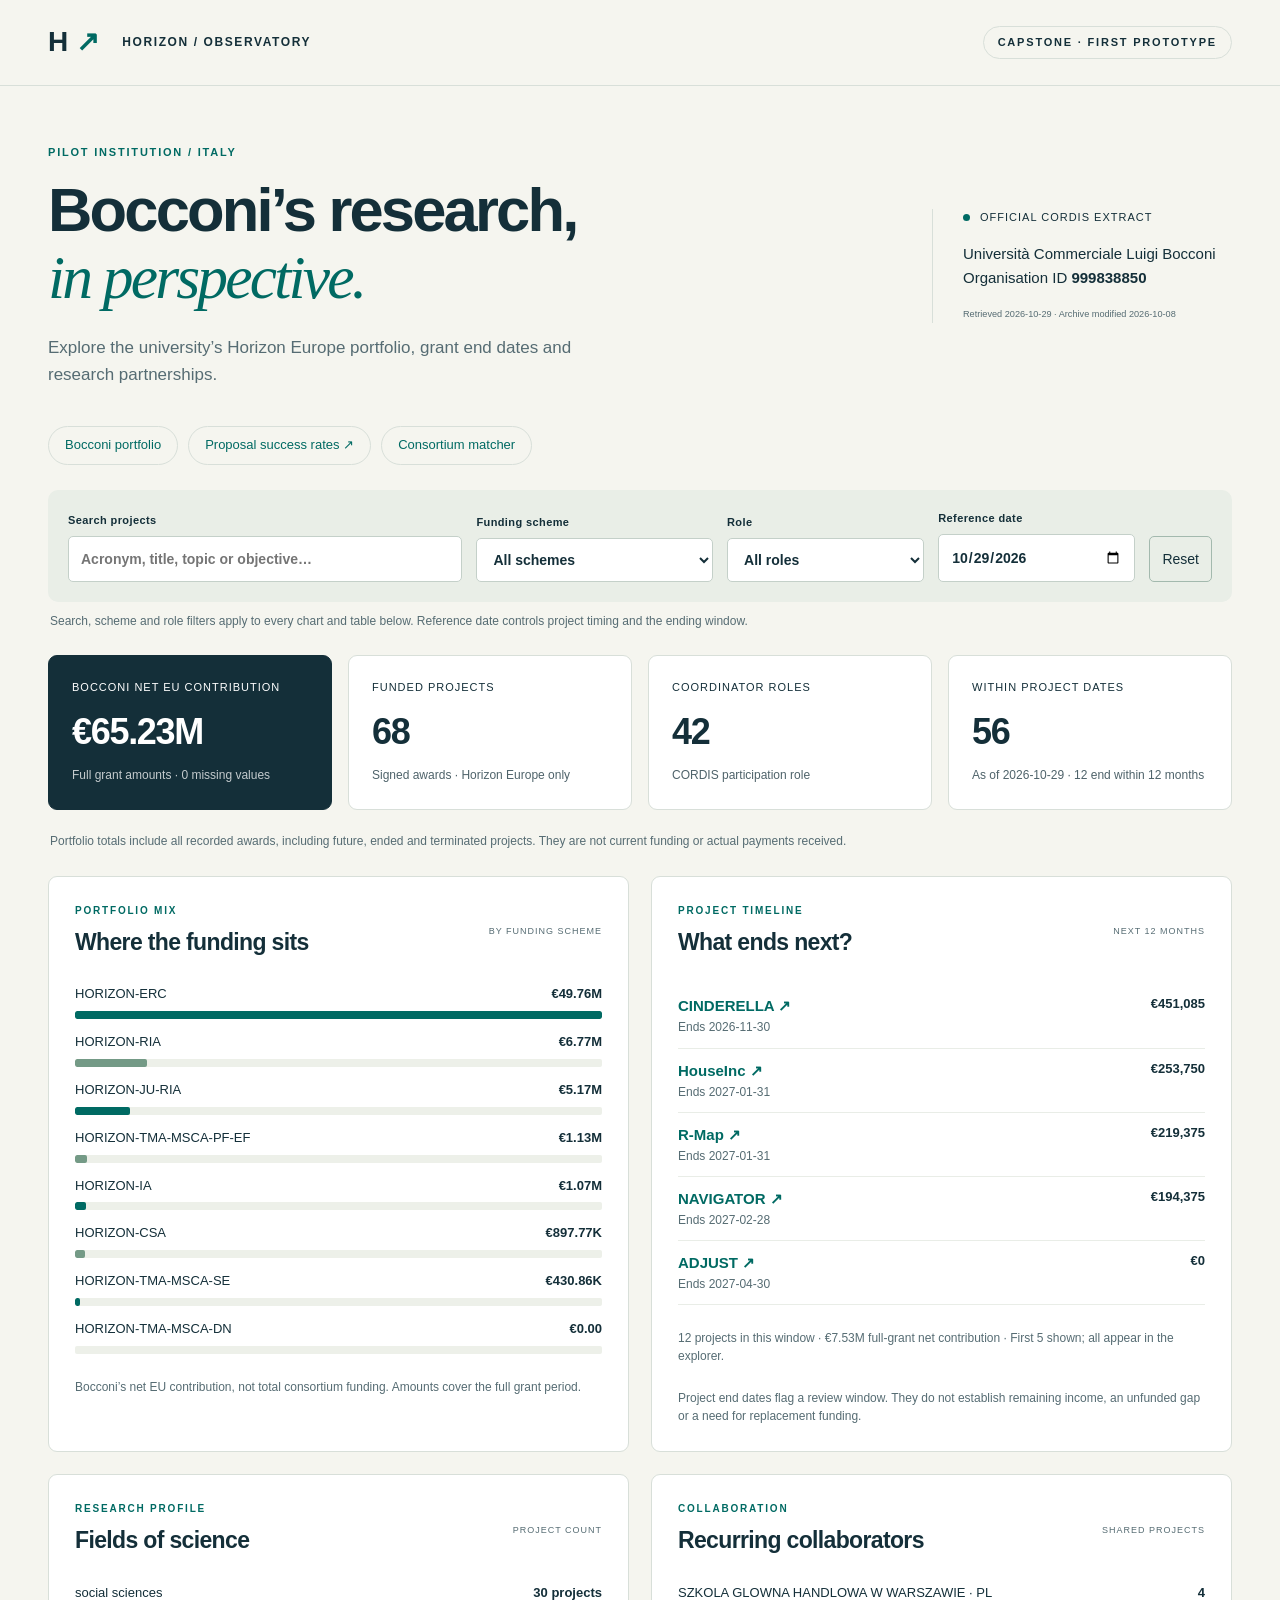
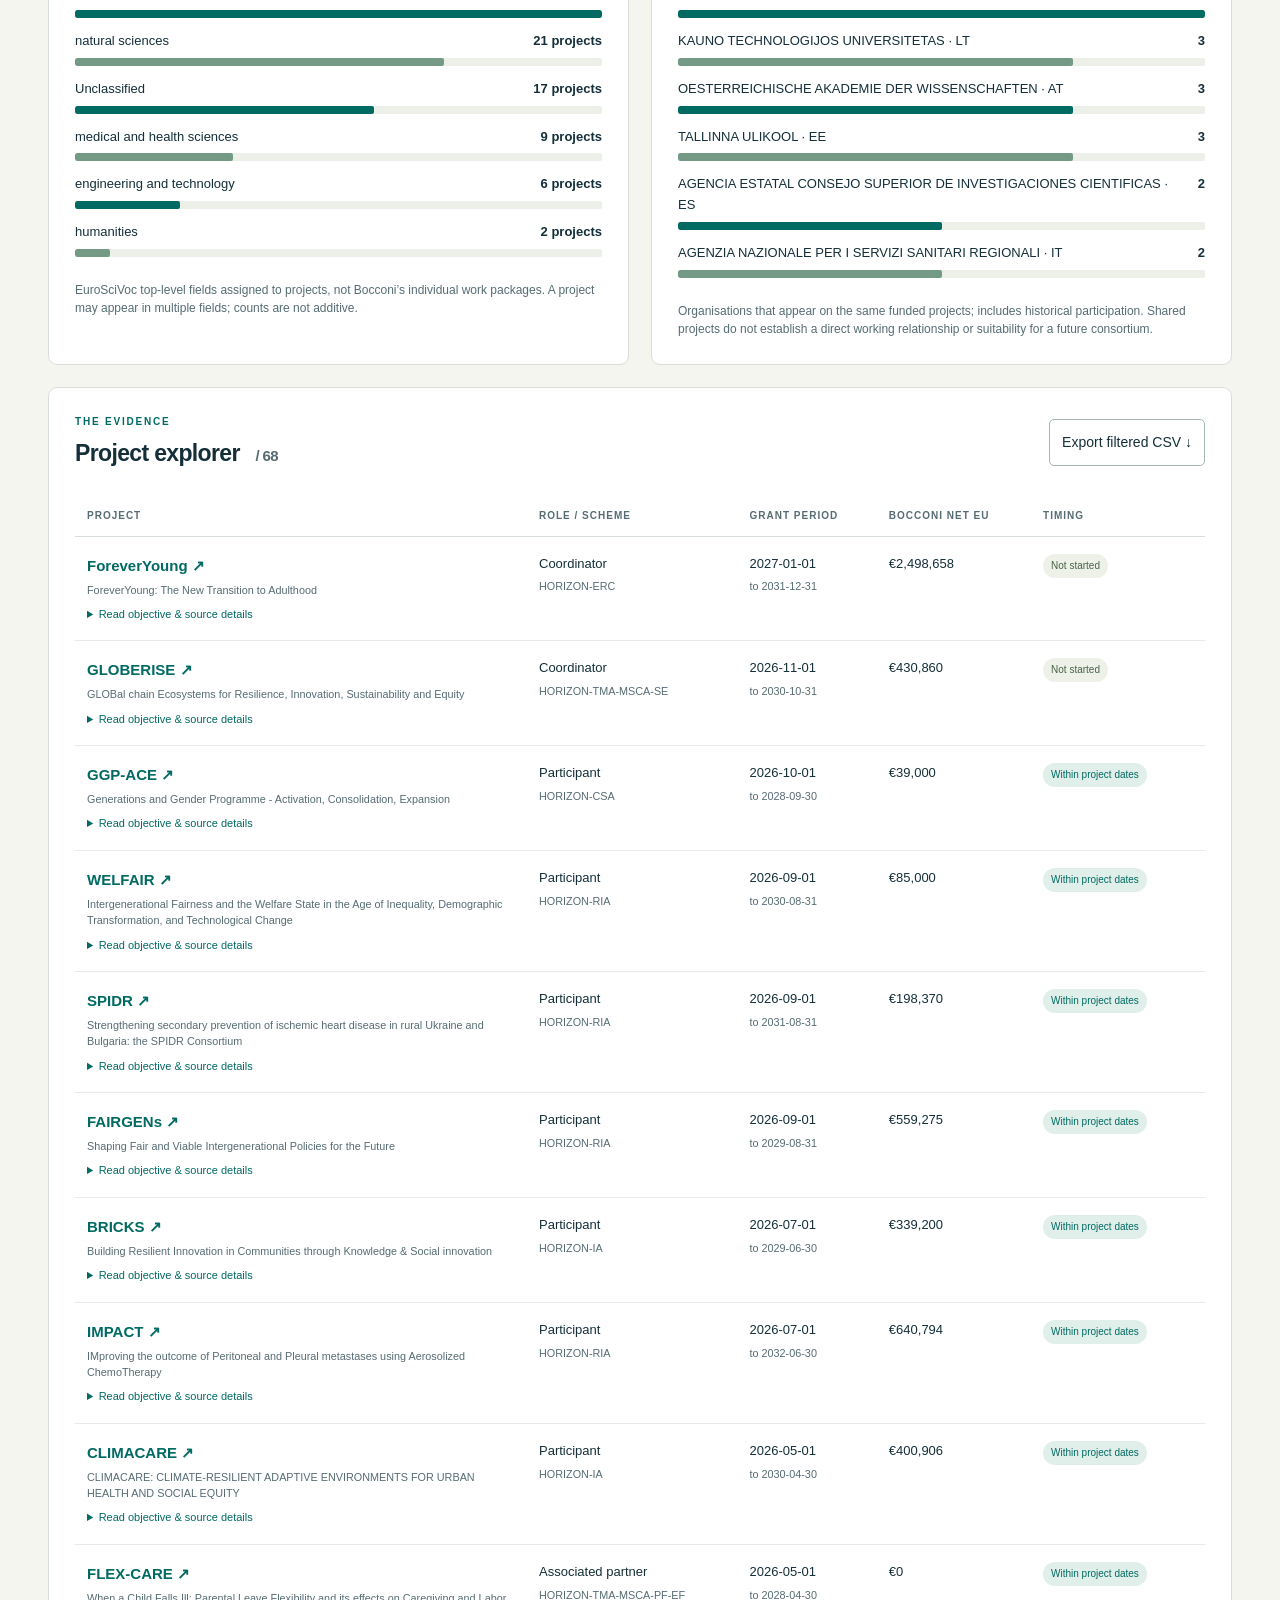
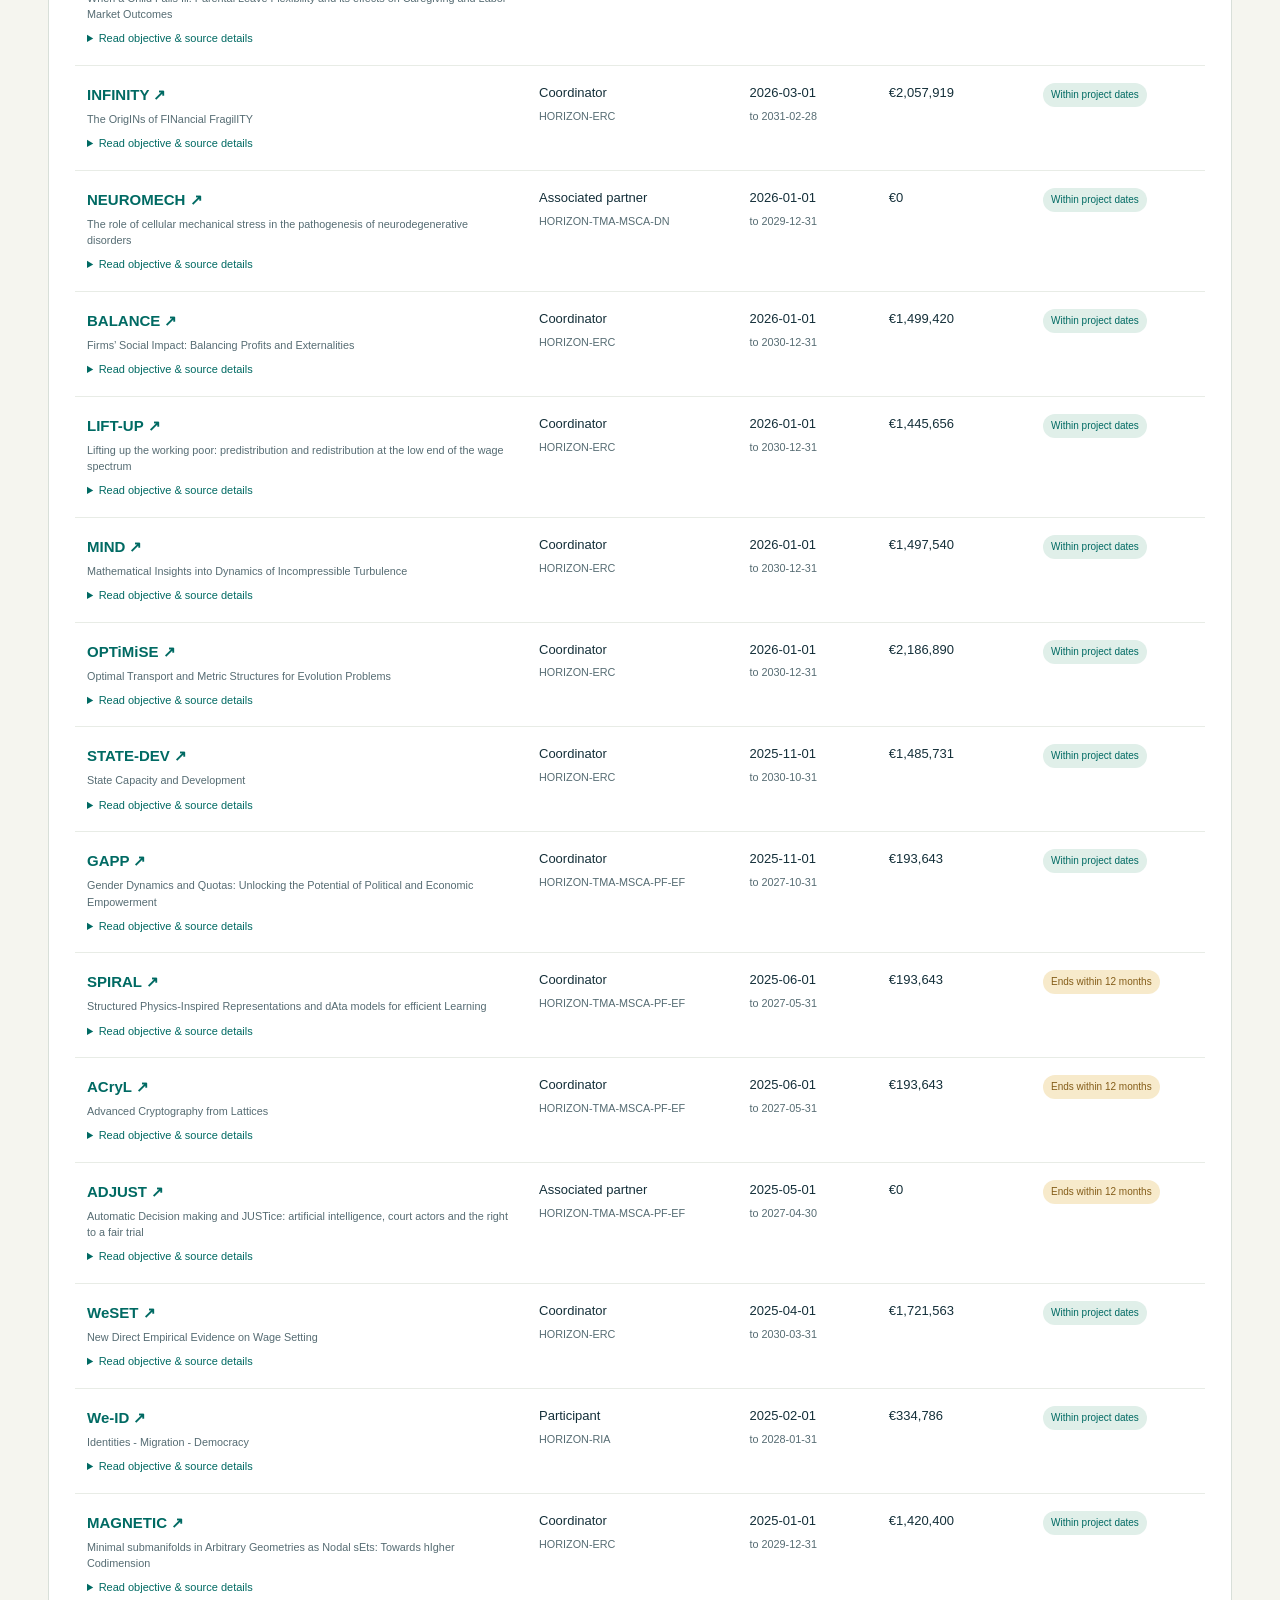
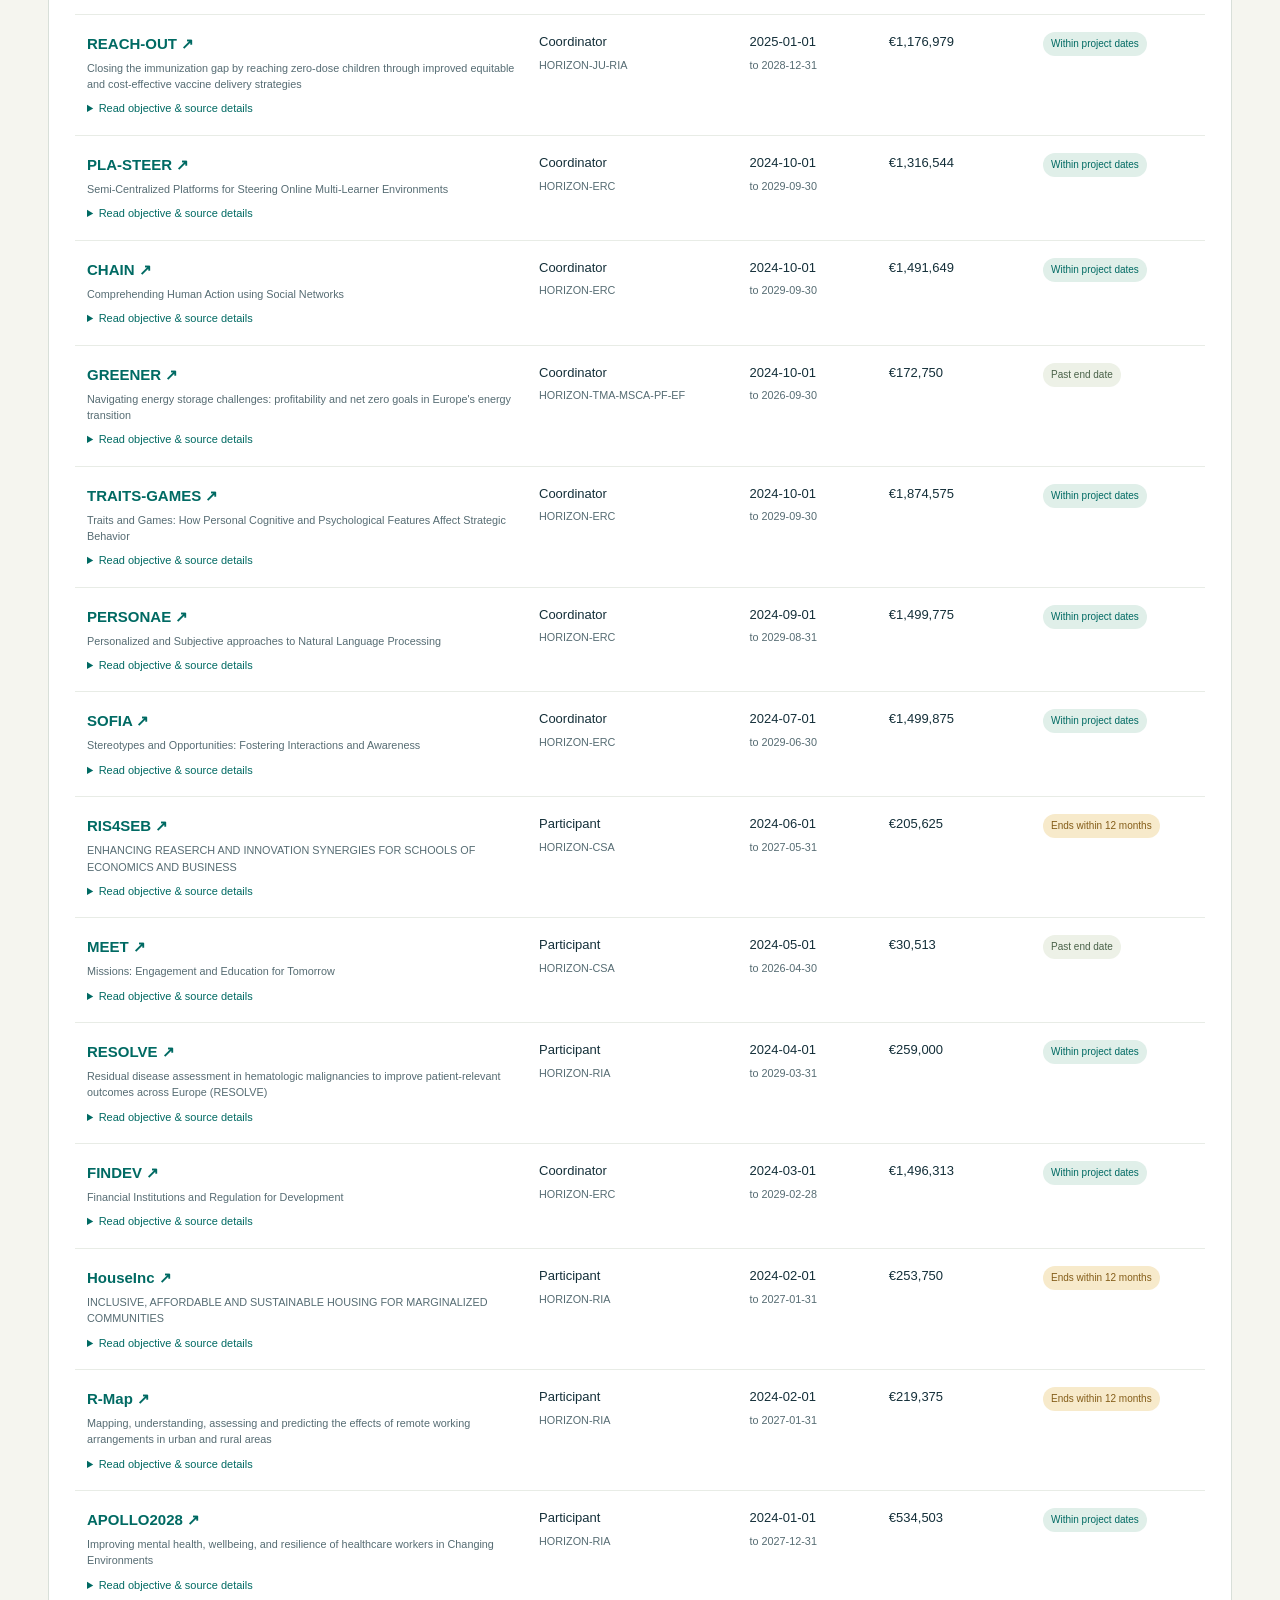
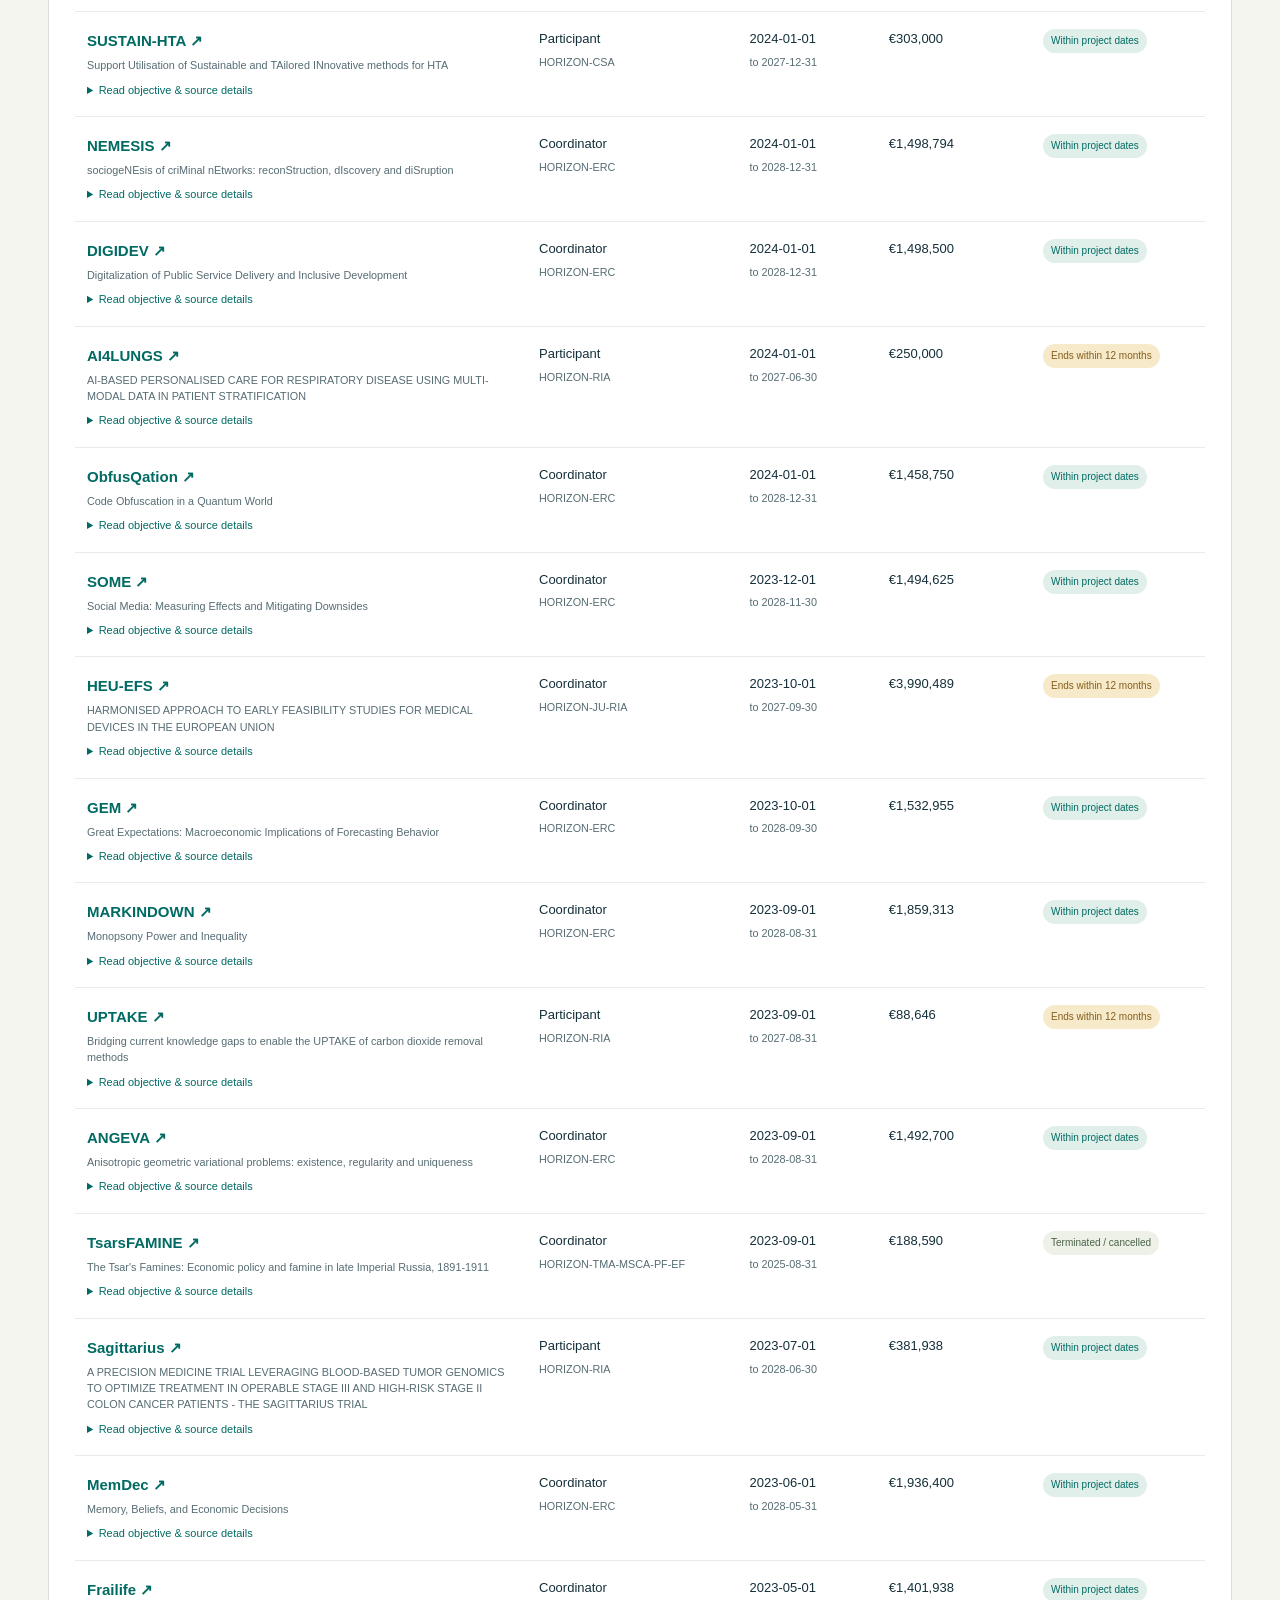
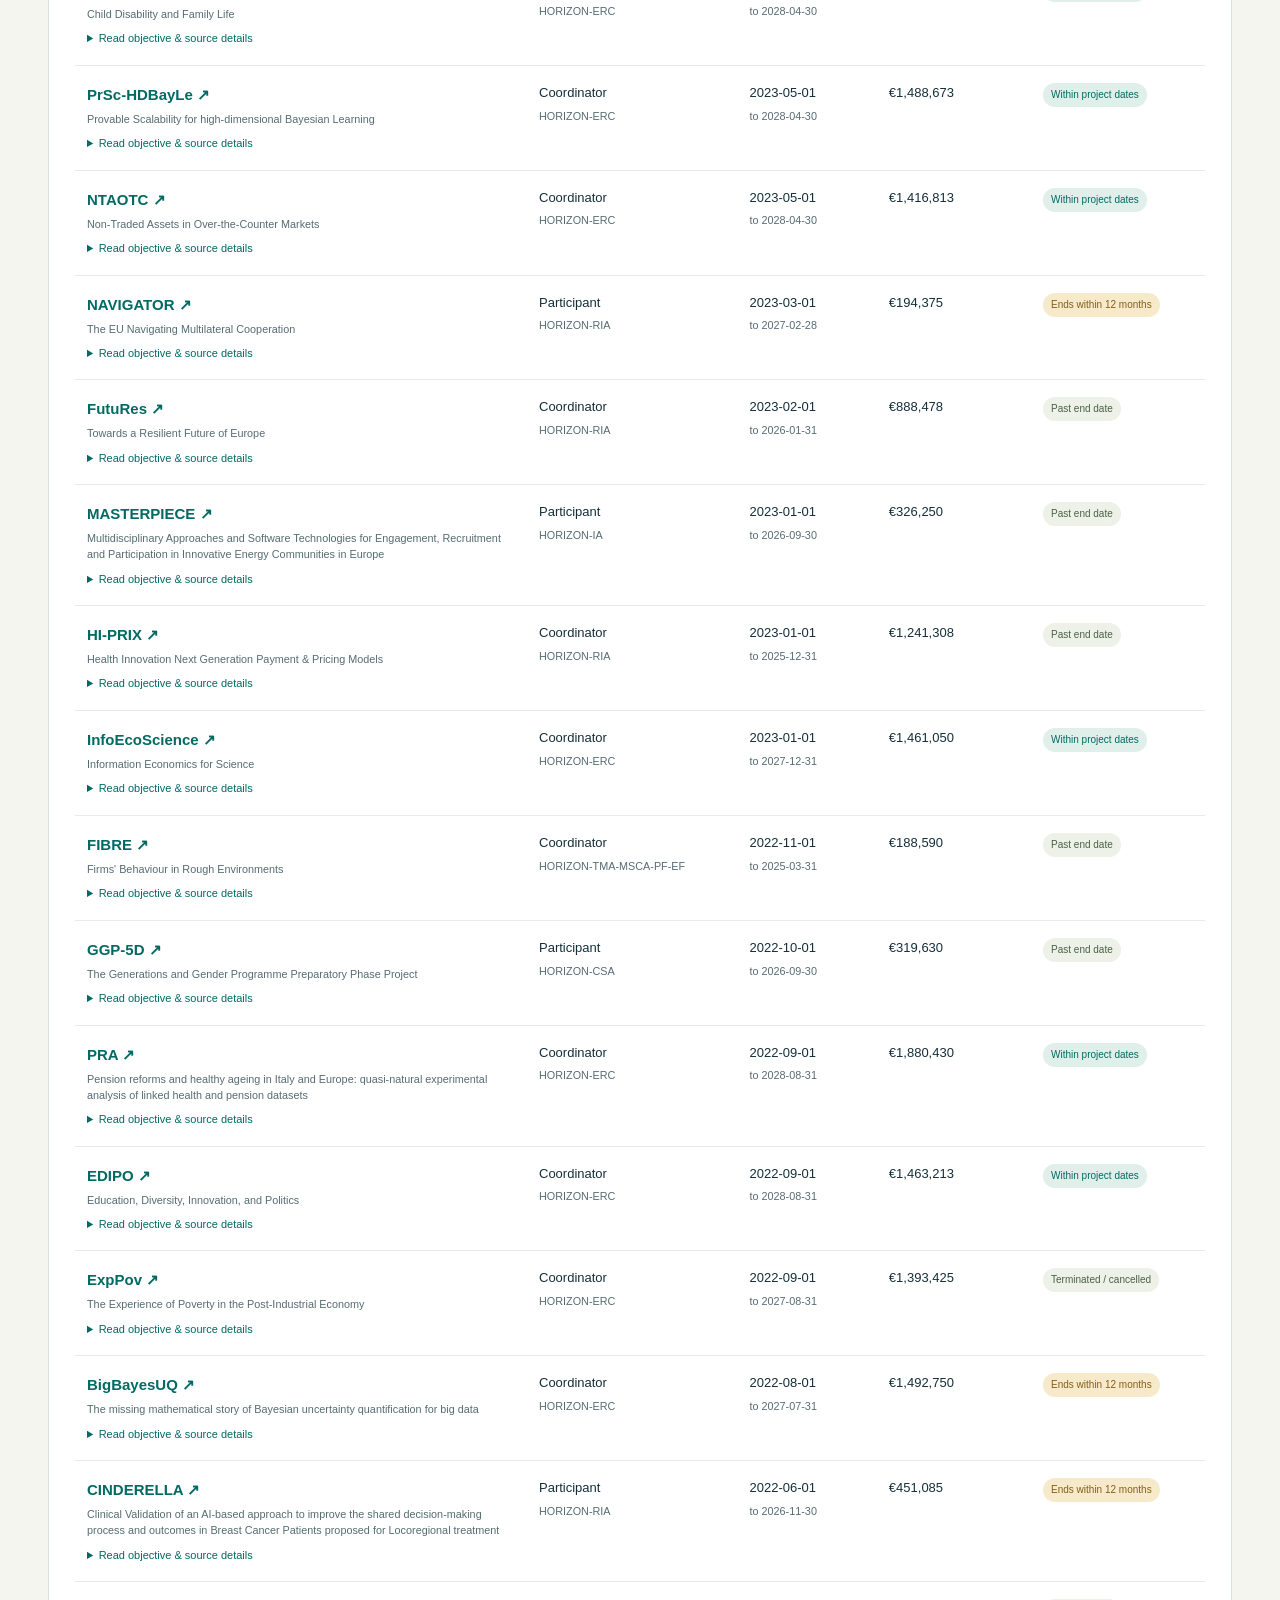
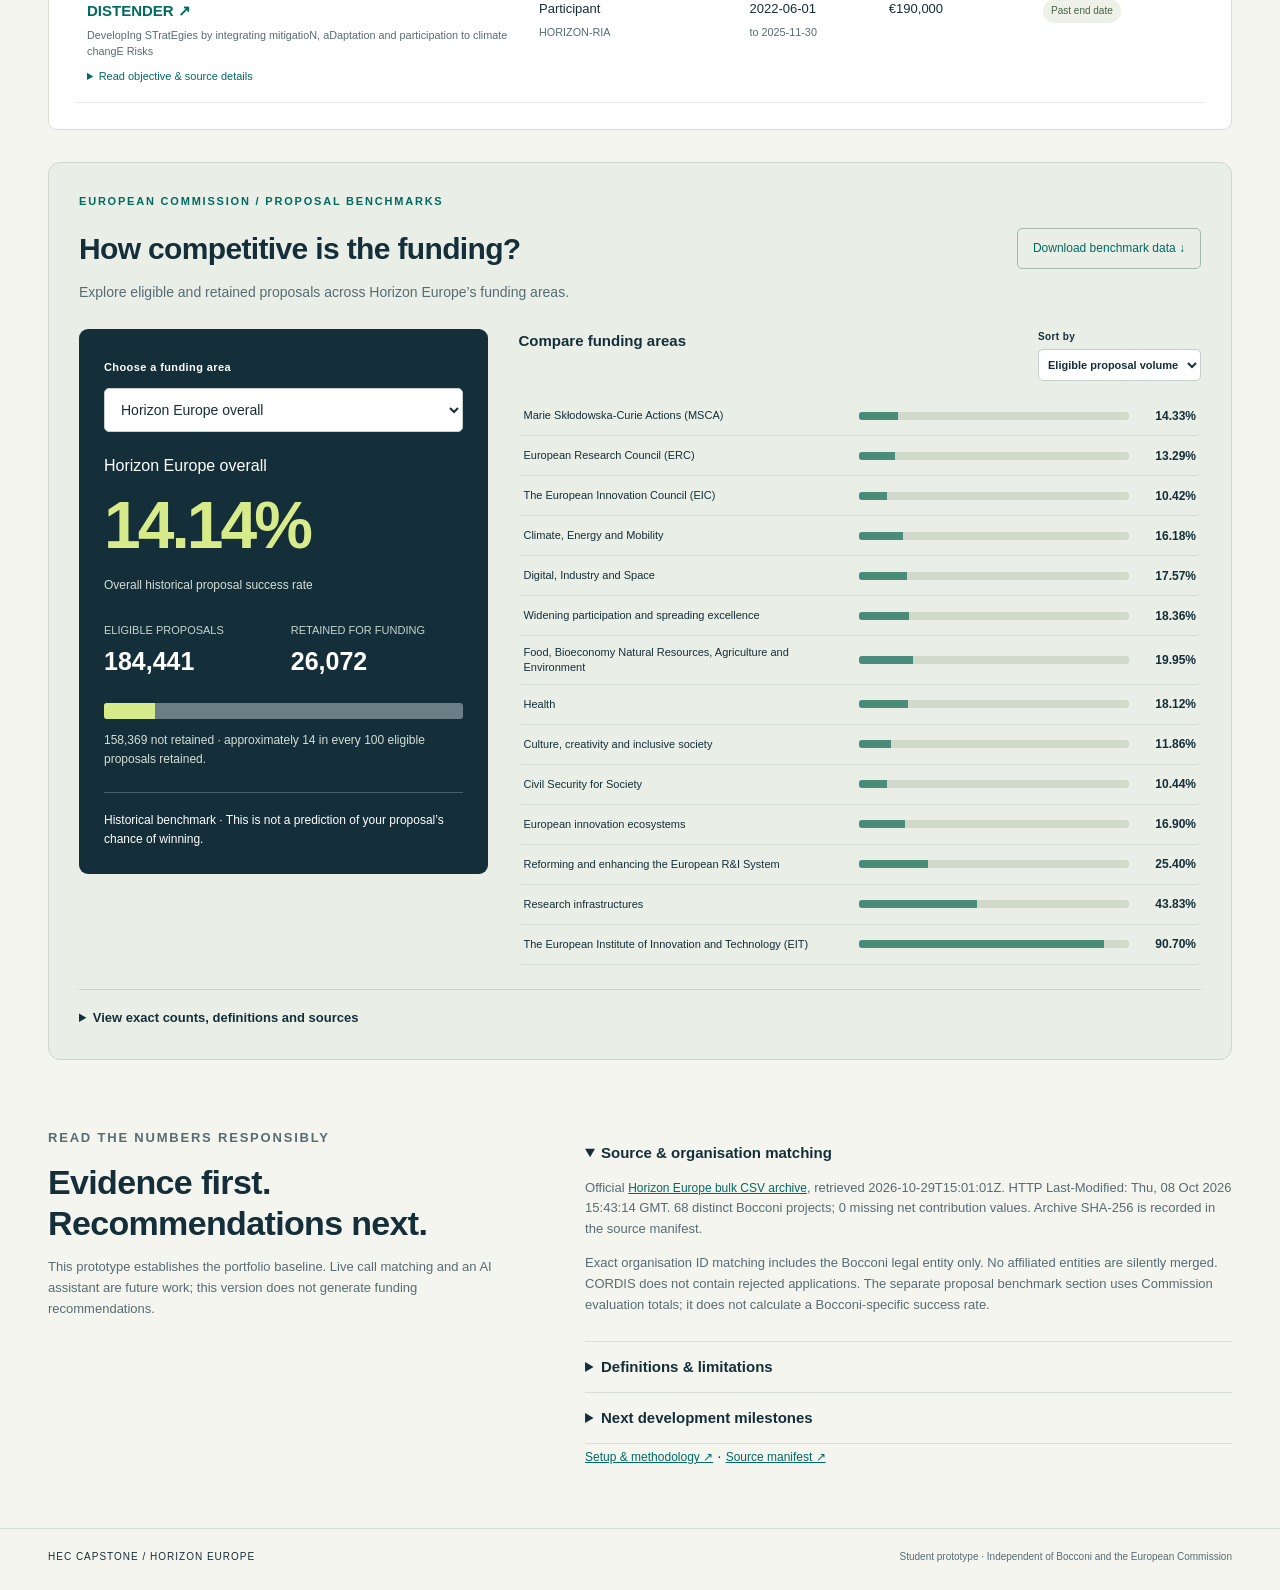
<file: index.html>
<!doctype html>
<html lang="en"><head><meta charset="utf-8"><meta name="viewport" content="width=device-width,initial-scale=1"><title>Bocconi | Horizon portfolio</title><style>:root{--ink:#142f39;--muted:#566c73;--paper:#f5f5ef;--line:#d8dfd9;--teal:#006a63;--lime:#d7eb8b}*{box-sizing:border-box}body{margin:0;background:var(--paper);color:var(--ink);font:15px/1.6 -apple-system,BlinkMacSystemFont,"Segoe UI",sans-serif}header,main,footer{max-width:1440px;margin:auto;padding:0 48px}header{height:86px;display:flex;align-items:center;justify-content:space-between;border-bottom:1px solid var(--line)}a{color:var(--teal)}.brand{text-decoration:none;color:var(--ink);font-size:28px;font-weight:700;display:flex;align-items:center;gap:8px}.brand span{color:var(--teal)}.brand b{font-size:12px;letter-spacing:1.6px;margin-left:15px}.prototype,.eyebrow{font-size:11px;letter-spacing:1.8px;font-weight:650}.prototype{border:1px solid var(--line);border-radius:30px;padding:7px 14px}.intro{display:flex;justify-content:space-between;gap:50px;padding:58px 0 38px;align-items:center}.eyebrow{color:var(--teal);margin:0 0 14px}h1{font-size:clamp(38px,4.8vw,66px);line-height:1.1;letter-spacing:-2.8px;font-weight:550;margin:0}h1 em{font-family:Georgia,serif;font-weight:400;color:var(--teal)}.lede{color:var(--muted);max-width:550px;font-size:17px;margin:22px 0 0}.intro aside{border-left:1px solid var(--line);padding-left:30px;font-size:11px;letter-spacing:1px;min-width:300px}.intro aside p{font-size:15px;letter-spacing:0}.intro aside small{letter-spacing:0;color:var(--muted)}.dot{display:inline-block;width:7px;height:7px;background:var(--teal);border-radius:50%;margin-right:6px}.controls{display:grid;grid-template-columns:2fr 1.2fr 1fr 1fr auto;gap:14px;background:#e9eee7;padding:20px;border-radius:10px;align-items:end}label{font-size:11px;font-weight:650;letter-spacing:.4px}input,select,button{font:inherit;font-size:14px;border:1px solid #c4d0c9;border-radius:5px;background:white;padding:11px 12px;color:var(--ink);min-height:44px}input,select{display:block;width:100%;margin-top:6px}button{cursor:pointer}.secondary{background:transparent;border-color:#a3b9ae}button:hover{background:#dde8d8}input:focus,select:focus,button:focus-visible,a:focus-visible,summary:focus-visible{outline:3px solid #7abeb0;outline-offset:2px}.filter-note,.footnote{font-size:12px;color:var(--muted)}.filter-note{margin:10px 2px 24px}.metrics{display:grid;grid-template-columns:repeat(4,1fr);gap:16px;margin-bottom:22px}.metric{background:white;border:1px solid var(--line);border-radius:9px;padding:23px}.metric:first-child{background:var(--ink);color:white;border-color:var(--ink)}.metric p{font-size:11px;letter-spacing:1px;margin:0;text-transform:uppercase}.metric strong{display:block;font-size:36px;font-weight:550;line-height:1.3;margin:12px 0 7px;letter-spacing:-1.3px}.metric small{font-size:12px;opacity:.75}.grid{display:grid;grid-template-columns:1fr 1fr;gap:22px;margin-bottom:22px}.panel{background:white;border:1px solid var(--line);border-radius:9px;padding:26px}.panel-heading{display:flex;align-items:center;justify-content:space-between;gap:14px;margin-bottom:24px}.panel-heading .eyebrow{margin-bottom:5px;font-size:10px}h2{font-size:23px;letter-spacing:-.65px;font-weight:550;margin:0}.panel-heading>span{font-size:9px;letter-spacing:1px;color:var(--muted)}.bar-row{margin:13px 0}.bar-label{display:flex;justify-content:space-between;gap:20px;font-size:13px;margin-bottom:6px}.bar-label span:first-child{overflow-wrap:anywhere}.track{height:8px;border-radius:2px;background:#edf0e9;overflow:hidden}.fill{height:100%;background:var(--teal);border-radius:2px}.bar-row:nth-child(even) .fill{background:#749a86}.footnote{margin:24px 0 0;line-height:1.5}.expiry{display:grid;grid-template-columns:1fr auto;gap:10px;border-bottom:1px solid #e9ede7;padding:10px 0}.expiry a{font-weight:600;text-decoration:none}.expiry small{display:block;color:var(--muted);font-size:12px}.expiry strong{font-size:13px}.empty{color:var(--muted);padding:20px 0}.project-panel{margin-bottom:32px}.table-scroll{overflow-x:auto}table{border-collapse:collapse;width:100%;text-align:left}th{font-size:10px;letter-spacing:1px;text-transform:uppercase;color:var(--muted);font-weight:600;padding:12px;border-bottom:1px solid var(--line)}td{padding:17px 12px;border-bottom:1px solid #e8ece6;font-size:13px;vertical-align:top}td:first-child{width:40%;min-width:220px}td strong{display:block;font-size:15px}td small{display:block;color:var(--muted);line-height:1.5;margin-top:4px}td a{text-decoration:none}td details{margin-top:8px}td summary{font-size:11px;color:var(--teal);cursor:pointer}td details p{font-size:12px;max-width:650px}td:nth-child(4){white-space:nowrap}.pill{display:inline-block;font-size:10px;padding:4px 8px;border-radius:20px;background:#edf1e7;color:#496148;white-space:nowrap}.pill.current{background:#e0efe9;color:#006a63}.pill.ending{background:#f7eacb;color:#845d19}#count{font-size:15px;color:var(--muted);margin-left:10px}.method{display:grid;grid-template-columns:1fr 1.4fr;gap:75px;padding:20px 0 60px}.method h2{font-size:34px;line-height:1.2}.method p{color:var(--muted);font-size:13px}.method details{border-bottom:1px solid var(--line);padding:13px 0}.method summary{font-weight:600;cursor:pointer}.method a{font-size:12px}footer{border-top:1px solid var(--line);padding-top:20px;padding-bottom:25px;font-size:10px;letter-spacing:1px;display:flex;justify-content:space-between;gap:20px}footer span{letter-spacing:0;color:var(--muted)}@media(max-width:1000px){header,main,footer{padding-left:24px;padding-right:24px}.controls{grid-template-columns:2fr 1fr 1fr}.metrics{grid-template-columns:repeat(2,1fr)}.intro aside{min-width:230px}.panel-heading>span{display:none}}@media(max-width:700px){.intro{display:block;padding-top:35px}.intro aside{margin-top:25px}.grid,.method{grid-template-columns:1fr;gap:20px}.controls{grid-template-columns:1fr 1fr}.controls label:first-child{grid-column:1/-1}.prototype{display:none}.brand b{font-size:10px}.metric{padding:16px}.metric strong{font-size:30px}.panel{padding:20px}footer{display:block}.method{padding-bottom:30px}h1{letter-spacing:-1.6px}}
</style><style>.section-nav{display:flex;gap:10px;margin:0 0 25px}.section-nav a{font-size:13px;text-decoration:none;border:1px solid var(--line);padding:8px 16px;border-radius:30px}.section-nav a:hover{background:#e0e9df}.benchmark-section{scroll-margin-top:20px;margin:0 0 48px;padding:30px;background:#e9eee7;border:1px solid #ced8cc;border-radius:12px}.benchmark-title{display:flex;justify-content:space-between;gap:25px;align-items:center;margin-bottom:26px}.benchmark-title h2{font-size:30px}.benchmark-title p:not(.eyebrow){color:var(--muted);font-size:14px;margin:8px 0 0}.download-link{display:inline-block;padding:10px 15px;border-radius:5px;border:1px solid #a3b9ae;text-decoration:none;white-space:nowrap;font-size:12px}.benchmark-layout{display:grid;grid-template-columns:minmax(270px,.9fr) minmax(0,1.5fr);gap:30px}.benchmark-detail{padding:25px;background:var(--ink);color:white;border-radius:9px;align-self:start}.benchmark-detail select{margin:10px 0 22px}.benchmark-detail h3{font-size:16px;font-weight:500;line-height:1.5;margin:10px 0}.benchmark-rate{display:block;font-size:66px;line-height:1.15;letter-spacing:-3px;font-weight:550;color:var(--lime)}.benchmark-baseline{font-size:12px;color:#d4dfd7}.benchmark-counts{display:grid;grid-template-columns:1fr 1fr;gap:14px;margin-top:22px}.benchmark-counts span{font-size:11px;color:#c5d6cf}.benchmark-counts strong{display:block;color:white;font-size:25px;font-weight:550}.benchmark-track{height:16px;background:#6b7e85;border-radius:3px;overflow:hidden;margin-top:22px}.benchmark-track span{display:block;height:100%;background:var(--lime)}.benchmark-caption{font-size:12px;color:#d4dfd7}.benchmark-caution{font-size:12px;border-top:1px solid #476069;padding-top:18px;margin:22px 0 0;line-height:1.6}.benchmark-special{font-size:12px;padding:12px;background:#36505a;border-radius:5px;color:#f5e7bb}.benchmark-chart-title{display:flex;justify-content:space-between;align-items:start;gap:15px;margin-bottom:15px}.benchmark-chart-title h3{font-size:15px;margin:0}.benchmark-chart-title label{font-size:10px}.benchmark-chart-title select{font-size:11px;min-height:32px;padding:5px;margin:4px 0 0}.benchmark-row{display:grid;grid-template-columns:minmax(150px,1.2fr) minmax(70px,1fr) 55px;gap:12px;width:100%;text-align:left;border:0;border-bottom:1px solid #d3ddd1;background:transparent;padding:9px 5px;min-height:40px;font-size:11px;line-height:1.35;align-items:center}.benchmark-row:hover,.benchmark-row.selected{background:#dce7d3}.benchmark-row.selected .benchmark-mini-track i{background:#133e46}.benchmark-mini-track{height:8px;background:#d0d9cb;border-radius:3px;overflow:hidden}.benchmark-mini-track i{display:block;height:100%;background:#488c79}.benchmark-row strong{text-align:right;font-size:12px}.benchmark-evidence{margin-top:24px;border-top:1px solid #c7d5c5;padding-top:18px}.benchmark-evidence summary{cursor:pointer;font-size:13px;font-weight:600}.benchmark-evidence p{font-size:12px;color:var(--muted)}.benchmark-evidence table{margin:16px 0;background:#f7f8f2}.benchmark-evidence td:first-child{width:auto;min-width:180px}.benchmark-evidence td,.benchmark-evidence th{padding:10px;font-size:11px}.benchmark-evidence td:not(:first-child){white-space:nowrap}.benchmark-empty{padding:15px;font-size:13px}@media(max-width:850px){.benchmark-layout{grid-template-columns:1fr}.benchmark-title{align-items:start;flex-direction:column}.benchmark-detail{max-width:none}.benchmark-rate{font-size:56px}.benchmark-section{padding:22px}.benchmark-title h2{font-size:26px}}@media(max-width:450px){.benchmark-row{grid-template-columns:minmax(100px,1.3fr) minmax(40px,1fr) 48px;gap:7px;font-size:10px}.benchmark-chart-title{flex-direction:column}.benchmark-section{padding:16px}}
</style></head>
<body><header><a class="brand" href="#">H<span>↗</span> <b>HORIZON / OBSERVATORY</b></a><span class="prototype">CAPSTONE · FIRST PROTOTYPE</span></header>
<main><section class="intro"><div><p class="eyebrow">PILOT INSTITUTION / ITALY</p><h1>Bocconi’s research,<br><em>in perspective.</em></h1><p class="lede">Explore the university’s Horizon Europe portfolio, grant end dates and research partnerships.</p></div><aside><span class="dot"></span> OFFICIAL CORDIS EXTRACT<p>Università Commerciale Luigi Bocconi<br>Organisation ID <strong>999838850</strong></p><small id="snapshot"></small></aside></section>
<nav class="section-nav" aria-label="Dashboard sections"><a href="#portfolio">Bocconi portfolio</a><a href="#success-rates">Proposal success rates ↗</a><a href="matcher.html">Consortium matcher</a></nav>
<section id="portfolio" class="controls" aria-label="Portfolio filters"><label>Search projects<input id="search" type="search" placeholder="Acronym, title, topic or objective…"></label><label>Funding scheme<select id="scheme"><option value="">All schemes</option></select></label><label>Role<select id="role"><option value="">All roles</option><option value="coordinator">Coordinator</option><option value="participant">Participant</option><option value="associatedPartner">Associated partner</option></select></label><label>Reference date<input type="date" id="asof" value="2026-10-29"></label><button id="reset" class="secondary">Reset</button></section>
<p class="filter-note">Search, scheme and role filters apply to every chart and table below. Reference date controls project timing and the ending window.</p>
<section class="metrics" id="metrics" aria-live="polite"></section><p class="filter-note">Portfolio totals include all recorded awards, including future, ended and terminated projects. They are not current funding or actual payments received.</p>
<section class="grid"><article class="panel"><div class="panel-heading"><div><p class="eyebrow">PORTFOLIO MIX</p><h2>Where the funding sits</h2></div><span>BY FUNDING SCHEME</span></div><div id="schemes"></div><p class="footnote">Bocconi’s net EU contribution, not total consortium funding. Amounts cover the full grant period.</p></article><article class="panel"><div class="panel-heading"><div><p class="eyebrow">PROJECT TIMELINE</p><h2>What ends next?</h2></div><span>NEXT 12 MONTHS</span></div><div id="expiries"></div><p class="footnote">Project end dates flag a review window. They do not establish remaining income, an unfunded gap or a need for replacement funding.</p></article></section>
<section class="grid"><article class="panel"><div class="panel-heading"><div><p class="eyebrow">RESEARCH PROFILE</p><h2>Fields of science</h2></div><span>PROJECT COUNT</span></div><div id="themes"></div><p class="footnote">EuroSciVoc top-level fields assigned to projects, not Bocconi’s individual work packages. A project may appear in multiple fields; counts are not additive.</p></article><article class="panel"><div class="panel-heading"><div><p class="eyebrow">COLLABORATION</p><h2>Recurring collaborators</h2></div><span>SHARED PROJECTS</span></div><div id="partners"></div><p class="footnote">Organisations that appear on the same funded projects; includes historical participation. Shared projects do not establish a direct working relationship or suitability for a future consortium.</p></article></section>
<section class="panel project-panel"><div class="panel-heading"><div><p class="eyebrow">THE EVIDENCE</p><h2>Project explorer <span id="count"></span></h2></div><button id="download" class="secondary">Export filtered CSV ↓</button></div><div class="table-scroll"><table><thead><tr><th>Project</th><th>Role / scheme</th><th>Grant period</th><th>Bocconi net EU</th><th>Timing</th></tr></thead><tbody id="projects"></tbody></table></div></section>
<section id="success-rates" class="benchmark-section" aria-labelledby="benchmark-heading">
 <div class="benchmark-title"><div><p class="eyebrow">EUROPEAN COMMISSION / PROPOSAL BENCHMARKS</p><h2 id="benchmark-heading">How competitive is the funding?</h2><p>Explore eligible and retained proposals across Horizon Europe’s funding areas.</p></div><a class="secondary download-link" href="data/proposal-benchmarks.csv" download>Download benchmark data ↓</a></div>
 <div class="benchmark-layout"><div class="benchmark-detail">
  <label for="benchmark-area">Choose a funding area</label><select id="benchmark-area"><option value="overall">Horizon Europe overall</option></select>
  <div id="benchmark-summary" aria-live="polite"></div>
  <p class="benchmark-caution">Historical benchmark · This is not a prediction of your proposal’s chance of winning.</p>
 </div><div class="benchmark-comparison"><div class="benchmark-chart-title"><h3>Compare funding areas</h3><label>Sort by <select id="benchmark-sort"><option value="volume">Eligible proposal volume</option><option value="rate">Success rate</option><option value="name">Name</option></select></label></div><div id="benchmark-bars"></div></div></div>
 <details class="benchmark-evidence"><summary>View exact counts, definitions and sources</summary><div class="table-scroll"><table><thead><tr><th>Funding area</th><th>Eligible proposals</th><th>Retained proposals</th><th>Not retained</th><th>Success rate</th></tr></thead><tbody id="benchmark-table"></tbody></table></div><p><b>Calculation:</b> retained proposals ÷ eligible proposals × 100. Overall uses the total counts; it is not an average of the area percentages. “Retained” means MAIN / mainlisted for funding after evaluation, rather than a signed grant. “Eligible” excludes ineligible, inadmissible, duplicate and withdrawn proposals and proposals without evaluation results.</p><p>Organisation applications are different from proposals: one consortium proposal may contain several organisation applications. We use proposals consistently for both numerator and denominator.</p><p><b>Snapshot:</b> retrieved 16 November 2026 from the Commission’s R&amp;I Proposals dashboard, Programme = HORIZON EUROPE, with no other selections. The export does not specify its underlying data cutoff. This is a saved snapshot, not a live feed, and it differs from the Bocconi portfolio’s October snapshot.</p><p>EIC includes proposal resubmissions. EIT has data availability gaps and only 43 eligible proposals in this snapshot. Funding areas differ in eligibility, evaluation and funding mechanisms, so a higher rate does not mean a call is suitable or easier for a specific applicant. ERC here combines its grant types; it is not an ERC Consolidator-specific rate.</p><p><a id="benchmark-source" target="_blank" rel="noopener">Commission dashboard ↗</a> · <a id="benchmark-glossary" target="_blank" rel="noopener">Official glossary ↗</a> · <a href="data/horizon-proposals-source.xlsx" download>Original chart export ↓</a> · <a href="data/proposal-benchmarks.json">Documented dataset ↗</a></p></details>
</section>

<section class="method"><div><p class="eyebrow">READ THE NUMBERS RESPONSIBLY</p><h2>Evidence first.<br>Recommendations next.</h2><p>This prototype establishes the portfolio baseline. Live call matching and an AI assistant are future work; this version does not generate funding recommendations.</p></div><div><details open><summary>Source & organisation matching</summary><p id="source-info"></p><p>Exact organisation ID matching includes the Bocconi legal entity only. No affiliated entities are silently merged. CORDIS does not contain rejected applications. The separate proposal benchmark section uses Commission evaluation totals; it does not calculate a Bocconi-specific success rate.</p></details><details><summary>Definitions & limitations</summary><p>Funding is the sum of participant-level <code>netEcContribution</code>; zero is retained and missing values are reported separately. Coordinator counts use CORDIS roles. “Within project dates” means the reference date falls between start and end, excluding CORDIS terminated/cancelled projects and ended Bocconi participations. It is not confirmation of current project activity.</p><p>No annual cash flow is inferred from full-grant contributions. Ending-window amounts are full contributions of those grants, not funds remaining or money lost. CORDIS is a monthly snapshot and can differ from live project pages.</p></details><details><summary>Next development milestones</summary><p>Validate the baseline with a university funding adviser. Add open calls from the Funding & Tenders Portal, explainable matching rules and eligibility checks. Add an assistant that cites evidence and uses calculations performed by code.</p></details><a href="README.md">Setup & methodology ↗</a> · <a href="data/source-manifest.json">Source manifest ↗</a></div></section>
</main><footer>HEC CAPSTONE / HORIZON EUROPE <span>Student prototype · Independent of Bocconi and the European Commission</span></footer><script>window.PORTFOLIO = {"metadata": {"institution": "Università Commerciale Luigi Bocconi", "organisationID": "999838850", "source": "https://cordis.europa.eu/data/cordis-HORIZONprojects-csv.zip", "retrievedUTC": "2026-10-29T15:01:01Z", "httpLastModified": "Thu, 08 Oct 2026 15:43:14 GMT", "archiveSHA256": "b9919057b77e897a884bbbd82005db1e25defd56f7c7be9e97d6ef9495ace6c4", "archiveProjectFileTimestamp": [2026, 10, 5, 19, 41, 44], "nameMatches": {"999838850 | UNIVERSITA COMMERCIALE LUIGI BOCCONI": 68}, "projectCount": 68, "missingNetContributions": 0, "nameMatchOutsidePIC": [], "csvRepairs": [{"file": "project.csv", "projectID": "101136502", "repair": "Rejoined unescaped objective semicolons; validated trailing date, RCN and DOI."}]}, "projects": [{"id": "101267032", "acronym": "ForeverYoung", "title": "ForeverYoung: The New Transition to Adulthood", "start": "2027-01-01", "end": "2031-12-31", "sourceStatus": "SIGNED", "role": "coordinator", "participationEnded": false, "bocconiEU": 2498658.0, "bocconiGrossEU": 2498658.0, "consortiumEU": 2498658.0, "scheme": "HORIZON-ERC", "topics": "ERC-2025-ADG", "topicTitles": ["ERC ADVANCED GRANTS"], "sciencePaths": ["social sciences/economics and business/business and management/employment", "social sciences/sociology/demography"], "objective": "The transition to adulthood (T2A) has long been defined through milestones such as leaving home, forming a union, parenthood, completing education, and stable employment. These markers are increasingly delayed or renounced, and no longer capture how youth themselves understand adulthood. Today’s youth cohorts face unprecedented realities: social lives shaped by social media and AI; youth as a demographic minority; growing dependence on intergenerational transfers; and escalating housing and cost-of-living pressures.ForeverYoung redefines adulthood as a negotiated status shaped by perceptions, peer norms, and structural constraints. Grounded in the Theory of Planned Behaviour, Emerging Adulthood, and life-course perspectives, it has four objectives: (1) develop new measures of youth conceptions of adulthood, (2) analyse how digital influence, demographic marginality, intergenerational transfers, and housing costs shape these views, (3) link perceptions to prospective behaviours, and (4) build the first AI-augmented agent-based model (AI-ABM) simulating youth transitions as deliberative processes under real-world constraints.Methods span four work packages: WP1 maps contemporary T2A patterns using international surveys; WP2 conducts human-led and AI-enhanced interviews; WP3 uses conjoint/vignette surveys to identify trade-offs; and WP4 develops the AI-ABM, where generative agents deliberate like young adults and explore counterfactual policy scenarios.ForeverYoung moves beyond static milestone models to dynamic, psychologically plausible simulations of youth transitions. It pioneers the scaling of qualitative insights through AI interviewers and generative agents, embedding structural constraints for cross-national comparison and counterfactual analysis. The project advances theory in demography and computational social science, delivers insights for ageing societies, inequality, and intergenerational fairness, and informs EU and international youth strategies.", "updated": "2026-09-17 10:03:18", "url": "https://cordis.europa.eu/project/id/101267032"}, {"id": "101299924", "acronym": "GLOBERISE", "title": "GLOBal chain Ecosystems for Resilience, Innovation, Sustainability and Equity", "start": "2026-11-01", "end": "2030-10-31", "sourceStatus": "SIGNED", "role": "coordinator", "participationEnded": false, "bocconiEU": 430860.0, "bocconiGrossEU": 430860.0, "consortiumEU": 1487970.0, "scheme": "HORIZON-TMA-MSCA-SE", "topics": "HORIZON-MSCA-2025-SE-01-01", "topicTitles": ["MSCA Staff Exchanges 2025"], "sciencePaths": ["social sciences/economics and business/business and management/employment", "social sciences/economics and business/economics/sustainable economy", "social sciences/sociology/governance"], "objective": "GlobeRISE project addresses the urgent need to reinforce the resilience, sustainability, and inclusiveness of Global Value Chains (GVCs) through an interdisciplinary, intersectoral, and international approach. By combining AI-based modelling, empirical validation, and policy design, the project develops actionable strategies to enhance supply chain resilience, foster circular economy practices, and strengthen industrial competitiveness. The research analyses how economic, digital, environmental, and geopolitical shocks reshape global trade structures, using advanced predictive analytics and digital twin simulations to identify vulnerabilities and support adaptive responses. AI-driven stress-testing frameworks provide real-time insights into disruption patterns and recovery capacity, guiding decision-making for firms and policymakers. At the governance level, GlobeRISE advances evidence-based models integrating environmental, trade, and industrial policies to promote equitable and sustainable GVCs. Workforce adaptability is addressed through AI-enabled skills assessment and matching tools aligning education, training, and employment strategies with the evolving needs of key industrial sectors. Sector-specific pilots operationalise low-carbon technologies and circular economy models, demonstrating scalable pathways for decarbonisation, resource efficiency, and sustainable trade. Stakeholder engagement ensures effective knowledge transfer across academia, industry, and policymaking communities, maximising the project’s scientific, economic, and societal impact. Aligning with the EU’s Green Deal, Digital Decade, Critical Raw Materials Act, and Global Gateway Strategy, GlobeRISE contributes to building data-driven, sustainable, and inclusive GVC ecosystems that reinforce Europe’s strategic autonomy and global leadership in green and digital transitions.", "updated": "2026-09-09 07:24:21", "url": "https://cordis.europa.eu/project/id/101299924"}, {"id": "101288022", "acronym": "GGP-ACE", "title": "Generations and Gender Programme - Activation, Consolidation, Expansion", "start": "2026-10-01", "end": "2028-09-30", "sourceStatus": "SIGNED", "role": "participant", "participationEnded": false, "bocconiEU": 39000.0, "bocconiGrossEU": 39000.0, "consortiumEU": 1498215.14, "scheme": "HORIZON-CSA", "topics": "HORIZON-INFRA-2025-01-DEV-02", "topicTitles": ["Early phase implementation of ESFRI Projects that entered the ESFRI Roadmap in 2021"], "sciencePaths": [], "objective": "Demographic change poses major societal and policy challenges, yet reliable and comparable data to study its causes and consequences remain scarce and fragmented. The Generations and Gender Programme (GGP) provides unique longitudinal and cross-national survey data on family dynamics, fertility, ageing, intergenerational relations, and migration. Building on its success in more than 30 countries worldwide, the EU-funded GGP-ACE project will advance the transition of GGP into a permanent European Research Infrastructure Consortium (GGP-ERIC), supported by at least eight founding members. The project will activate an operation-ready Central Hub, and implement the governance, legal, and financial frameworks necessary for long-term sustainability. It will also consolidate methodological and technical standards, strengthen interoperability with other European research infrastructures, and expand membership and partnerships globally. By doing so, GGP-ACE will ensure that GGP becomes the leading infrastructure for high-quality, cross-national demographic and family research, providing open and FAIR data to researchers, policymakers, and societal stakeholders in Europe and beyond.", "updated": "2026-09-18 02:46:23", "url": "https://cordis.europa.eu/project/id/101288022"}, {"id": "101290378", "acronym": "WELFAIR", "title": "Intergenerational Fairness and the Welfare State in the Age of Inequality, Demographic Transformation, and Technological Change", "start": "2026-09-01", "end": "2030-08-31", "sourceStatus": "SIGNED", "role": "participant", "participationEnded": false, "bocconiEU": 85000.0, "bocconiGrossEU": 85000.0, "consortiumEU": 3979295.22, "scheme": "HORIZON-RIA", "topics": "HORIZON-CL2-2025-01-TRANSFO-10", "topicTitles": ["Intergenerational fairness in the context of demographic change in the EU"], "sciencePaths": [], "objective": "WELFAIR addresses the urgent challenge of intergenerational fairness (IF) in a Europe shaped by inequality, technological disruption and demographic change. Currently, policymakers lack a convincing conceptual foundation of IF, a reliable empirical basis for measuring IF, and comprehensive policy solutions.To fill this gap, WELFAIR creates a new conceptual framework that grounds fairness in the capability approach and the notion of de-clustering disadvantages over the life-course. Building on this, WELFAIR constructs an intersectional indicator of IF that enables transparent, multidimensional comparisons across countries and social groups. On this basis, WELFAIR undertakes a comprehensive analysis of how inequality, technological change and demographic pressures combine to shape fairness outcomes across cohorts and over the life-course, showing where opportunities are created and where vulnerabilities accumulate. Finally, WELFAIR develops a coherent policy framework based on the social investment approach that integrates these findings into stock, flow and buffer policy packages, providing policymakers with actionable reform strategies tailored to diverse national contexts.WELFAIR delivers a unique suite of outputs: novel comparative datasets and indicators; stress-testing tools to evaluate reforms under different macroeconomic scenarios; and a Social Investment Action Plan that demonstrates how European welfare states can renew solidarity between generations. Through citizen deliberation and structured co-creation with policymakers and social partners, the project ensures that its proposals are not only scientifically rigorous but also socially legitimate and institutionally relevant.With this integrated approach, WELFAIR provides tools, data, and policy solutions that strengthen social and economic resilience and sustainability and boost inclusive growth while reducing vulnerabilities in an effort to safeguard IF.", "updated": "2026-09-21 11:17:31", "url": "https://cordis.europa.eu/project/id/101290378"}, {"id": "101289562", "acronym": "SPIDR", "title": "Strengthening secondary prevention of ischemic heart disease in rural Ukraine and Bulgaria: the SPIDR Consortium", "start": "2026-09-01", "end": "2031-08-31", "sourceStatus": "SIGNED", "role": "participant", "participationEnded": false, "bocconiEU": 198370.0, "bocconiGrossEU": 198370.0, "consortiumEU": 3854643.75, "scheme": "HORIZON-RIA", "topics": "HORIZON-HLTH-2025-01-DISEASE-06", "topicTitles": ["Implementation research addressing strategies to strengthen health systems for equitable high-quality care and health outcomes in the context of non-communicable diseases (GACD)"], "sciencePaths": ["medical and health sciences/basic medicine/pharmacology and pharmacy/pharmaceutical drugs", "medical and health sciences/clinical medicine/physiotherapy", "medical and health sciences/clinical medicine/psychiatry"], "objective": "The SPIDR Consortium aims to improve secondary prevention of ischemic heart disease (IHD) in Eastern Europe. Our particular focus is on underserved and disadvantaged populations in Ukraine and Bulgaria, where the disease burden is among the highest globally. The SPIDR project will co-design, evaluate, and disseminate health system-strengthening strategies that support improved implementation of IHD care interventions recommended by the European Society of Cardiology. This package of care includes interventions that are clinically proven but poorly implemented such as antihypertensives, antiplatelet and lipid-lowering therapy, smoking cessation, exercise-based cardiac rehabilitation, and screening and intervention for co-morbid mental disorders.To design implementation strategies are effective and contextually appropriate, SPIDR will engage stakeholders from across the health system—including patients, caregivers, healthcare workers, and policymakers—in a collaborative co-design process. Evidence-based implementation approaches such as shifting care to primary facilities, task-sharing with non-specialist workers, and supporting patients through mobile messaging, peer support networks, and simplified medication regimens will be tailored to local needs. Importantly, we will integrate mental health screening and intervention into IHD care to reduce fragmentation. The project will assess feasibility, refine strategies, and conduct a full trial to evaluate implementation and effectiveness outcomes. We will evaluate the health impact of our implementation strategies and produce roadmaps to support their sustainability. Our ultimate goal is to reduce health inequities and strengthen IHD care for underserved and disadvantaged populations in the region.", "updated": "2026-06-12 12:44:30", "url": "https://cordis.europa.eu/project/id/101289562"}, {"id": "101289556", "acronym": "FAIRGENs", "title": "Shaping Fair and Viable Intergenerational Policies for the Future", "start": "2026-09-01", "end": "2029-08-31", "sourceStatus": "SIGNED", "role": "participant", "participationEnded": false, "bocconiEU": 559274.83, "bocconiGrossEU": 559274.83, "consortiumEU": 3997114.27, "scheme": "HORIZON-RIA", "topics": "HORIZON-CL2-2025-01-TRANSFO-10", "topicTitles": ["Intergenerational fairness in the context of demographic change in the EU"], "sciencePaths": ["social sciences/sociology/demography", "social sciences/sociology/governance"], "objective": "FAIRGENs addresses the challenge of intergenerational fairness in the context of demographic change and socio-economic transformation in Europe. The project conceptualises intergenerational fairness as the equitable distribution of financial, time, and care resources across generations, ensuring sustainability and resilience of welfare systems. It adopts a life-course and cross-generational perspective, integrating quantitative and qualitative methods.FAIRGENs leverages two European SSH research infrastructures: SHARE and GGP, as well as the generational economy focused National Transfer Accounts Network to measure public and private transfers, care provision, and generational equity. It develops a multidimensional Intergenerational Justice Index and applies microsimulation models to forecast fairness under diverse policy scenarios. The project introduces European National Inclusion Accounts and Generational Wealth Accounts to assess disparities and transmission of advantage.Citizens’ perceptions of fairness are explored through participatory experiments and qualitative research, informing inclusive policy design. An important innovation is the Agora platform, a digital space for co-creation and dialogue among citizens, researchers, and policymakers. FAIRGENs culminates in a Policy Action Plan offering evidence-based strategies to reduce intergenerational imbalances.Key impacts include: strengthening social and economic resilience; boosting inclusive growth and reducing vulnerabilities; enhancing evidence-based policymaking; and empowering citizens and stakeholders to shape intergenerationally fair, future-oriented policies. FAIRGENs aligns with EU priorities and global frameworks (e.g. SDGs), fostering a systemic shift toward sustainable, intergenerationally just governance.", "updated": "2026-05-13 17:38:19", "url": "https://cordis.europa.eu/project/id/101289556"}, {"id": "101309643", "acronym": "BRICKS", "title": "Building Resilient Innovation in Communities through Knowledge & Social innovation", "start": "2026-07-01", "end": "2029-06-30", "sourceStatus": "SIGNED", "role": "participant", "participationEnded": false, "bocconiEU": 339200.0, "bocconiGrossEU": 339200.0, "consortiumEU": 3999425.35, "scheme": "HORIZON-IA", "topics": "HORIZON-NEB-2025-01-BUSINESS-02", "topicTitles": ["Bottom-up social entrepreneurship for the co-creation of neighbourhoods in line with the New European Bauhaus"], "sciencePaths": [], "objective": "BRICKS aims to demonstrate how Social Entrepreneurship Initiatives (SEIs), grounded in Place-Based Innovation (PBI), can drive the co-creation of sustainable, inclusive, and aesthetically vibrant neighbourhoods in line with the New European Bauhaus (NEB) values. Through a transdisciplinary R&I framework combining participatory design, socio-economic assessment, entrepreneurial practices, and civic engagement, BRICKS will test and scale viable business models for neighbourhood transformation. Five pilot cities — Aberdeen, Cluj-Napoca, Marseille, Tallinn, and Valladolid — will activate local coalitions of citizens, entrepreneurs, universities, NGOs, and authorities as co-producers of SEIs addressing energy transition, circularity, and mobility.By operationalising collaboration within these coalitions, BRICKS integrates design-led experimentation, qualitative and quantitative research, and participatory governance to foster mutual learning and policy innovation. The project follows a design-driven co-creation process: community engagement, co-design and prototyping, real-world experimentation, and reflective assessment to generate transferable, investment-ready models.By merging the social mission of entrepreneurship with PBI’s context-sensitive methods and the NEB’s value-driven framework, BRICKS seeks to demonstrate how local, bottom-up initiatives can generate social and economic value, enhance quality of life, and strengthen local innovation ecosystems. Ultimately, the project will deliver new scientific evidence, policy recommendations, and scalable models for sustainable and investable neighbourhood transformations across Europe.", "updated": "2026-10-01 14:24:01", "url": "https://cordis.europa.eu/project/id/101309643"}, {"id": "101288858", "acronym": "IMPACT", "title": "IMproving the outcome of Peritoneal and Pleural metastases using Aerosolized ChemoTherapy", "start": "2026-07-01", "end": "2032-06-30", "sourceStatus": "SIGNED", "role": "participant", "participationEnded": false, "bocconiEU": 640793.75, "bocconiGrossEU": 640793.75, "consortiumEU": 10031371.25, "scheme": "HORIZON-RIA", "topics": "HORIZON-MISS-2025-02-CANCER-03", "topicTitles": ["Innovative surgery as the cornerstone of affordable multi-modal therapeutic interventions benefitting cancer patients with locally advanced or metastatic disease"], "sciencePaths": ["medical and health sciences/clinical medicine/surgery"], "objective": "Improved therapy of peritoneal metastases (PM) and malignant pleural effusion (MPE) is an important clinical need. Recently, intracavitary aerosolized drug delivery (ADD) has been introduced in the treatment of PM and MPE. This innovative, EU developed therapy involves nebulization of chemotherapy during either laparoscopy (pressurized intraperitoneal aerosolized chemotherapy, PIPAC) or thoracoscopy (pressurized intraperitoneal aerosolized chemotherapy, PIPAC). Also, preliminary data suggest that ADD may be optimized by using electrostatic precipitation (ESP). As yet, however, no randomized trials have tested the efficacy of PIPAC or PITAC. The IMPACT project aims to establish ADD as a novel standard of care in patients with PM and MPE. First, a comprehensive assessment of patient needs and expectations will be performed, supported by experts in participatory research methods. Based on the input of multiple stakeholders including patients, methodologists, and health care professionals, three randomized clinical trials will be designed in PM from colorectal and gastric cancer, and in MPE. These trials will be run in more than 30 clinical sites in 7 EU countries, and will include >500 patients. In a subgroup of patients, the effects of ESP on drug distribution and tumor tissue penetration will be studied. In addition to clinical and patient related outcomes, health technological assessment will be performed to establish cost effectiveness and value in diverse EU health care systems. To reach all relevant stakeholders, a broad range of communication, exploitation, and dissemination tasks will be performed in order to maximize the visibility and impact of the project results. In parallel, a modular implementation strategy will be deployed to maximize clinical adoption of this innovative treatment strategy and ensure acceptability, usability, and scalability in diverse health care settings.This action is part of the Cancer Mission cluster of projects on “Diagnosis and Treatment-Innovative Surgery", "updated": "2026-05-29 15:46:34", "url": "https://cordis.europa.eu/project/id/101288858"}, {"id": "101296208", "acronym": "CLIMACARE", "title": "CLIMACARE: CLIMATE-RESILIENT ADAPTIVE ENVIRONMENTS FOR URBAN HEALTH AND SOCIAL EQUITY", "start": "2026-05-01", "end": "2030-04-30", "sourceStatus": "SIGNED", "role": "participant", "participationEnded": false, "bocconiEU": 400906.25, "bocconiGrossEU": 400906.25, "consortiumEU": 9997045.27, "scheme": "HORIZON-IA", "topics": "HORIZON-MISS-2025-01-CLIMA-04", "topicTitles": ["Testing and demonstrating innovative solutions to improve resilience to extreme heat, including addressing health impacts"], "sciencePaths": ["natural sciences/earth and related environmental sciences/atmospheric sciences/climatology/climatic changes", "social sciences/political sciences/political policies/civil society/civil society organisations", "social sciences/sociology/governance"], "objective": "CLIMACARE is an Innovation Action delivering large-scale demonstration, deployment, and replication of heat resilience solutions, placing local authorities and vulnerable residents at the centre. In five demonstration cities (Athens, Pecs, Sultanbeyli-Istanbul, Sevilla, and Alba Iulia), systemic measures will be co-design and implemented, including redesigning public spaces with nature-based solutions and passive cooling in buildings, while safeguarding against maladaptation risks. Through an inclusive multi-level governance framework, municipalities will initiate localization of National Heat-Health Action Plans, develop emergency SOPs, and deploy a Digital Heat Preparedness Suite, that defines roles and coordinates actions with regional authorities, civil protection, health, transport, utilities, and civil society organisations. CLIMACARE pioneers innovative financing mechanisms integrating tested interventions into municipal budgets. Its controlled trial design generates robust evidence on health, behavioural, and equity (justice) impacts, and provides scientific validation often missing in local adaptation measures. Multi-Actor Heat Resilience Task Forces co-design and co-govern demonstrations, ready-to-go actions, and financing instruments while embedding evaluation results into municipal practice. Three replication cities (Oppeano, Southampton, and Lower Hutt-Wellington) will adopt proven solutions, ensuring transferability across governance and socio-economic contexts. By combining demonstrations, ready-to-go actions, evaluation, and replication, and grounding itself in the Capability Approach, Social Determinants of Health, and multi-level governance, CLIMACARE advances Technology Readiness Level from piloting to deployment, contributing to the EU Mission on Adaptation to Climate Change and fostering climate-resilient, socially just, and health-protective urban futures.", "updated": "2026-06-18 15:42:14", "url": "https://cordis.europa.eu/project/id/101296208"}, {"id": "101269285", "acronym": "FLEX-CARE", "title": "When a Child Falls Ill: Parental Leave Flexibility and its effects on Caregiving and Labor Market Outcomes", "start": "2026-05-01", "end": "2028-04-30", "sourceStatus": "SIGNED", "role": "associatedPartner", "participationEnded": false, "bocconiEU": 0.0, "bocconiGrossEU": null, "consortiumEU": 209914.56, "scheme": "HORIZON-TMA-MSCA-PF-EF", "topics": "HORIZON-MSCA-2025-PF-01-01", "topicTitles": ["MSCA Postdoctoral Fellowships 2025"], "sciencePaths": [], "objective": "FLEX-CARE investigates how the design of Temporary Parental Leave (TPL) policies—specifically those allowing parents to alternate paid leave days to care for a sick child—affects caregiving dynamics and labor market outcomes in dual-earner households. While most research focuses on leave around childbirth, FLEX-CARE addresses unexpected caregiving needs, offering a novel lens on gender equity and policy design.The project applies advanced microeconometric methods, including difference-in-differences and event study approaches, to analyze large-scale labor force survey data. It assesses changes in employment rates, working hours, and caregiving behavior following the implementation of a divisible TPL policy. The analysis also considers default caregiving scenarios, where one parent consistently stays home first due to asymmetric opportunity costs, providing insight into how economic incentives shape caregiving allocation decisions.FLEX-CARE contributes to EU priorities on gender equality, work-life balance, and inclusive labor markets. It will produce causal evidence, comparative insights across countries, and actionable policy recommendations. Outputs include peer-reviewed publications, open-access datasets, policy briefs, and public engagement activities.The project’s interdisciplinary framework—combining economics, sociology, and public policy—ensures both analytical depth and societal relevance. By translating research into practical guidance for policymakers, FLEX-CARE supports the development of equitable family leave systems and strengthens the EU’s commitment to social rights and sustainable development.To maximize impact, the project includes targeted dissemination through international workshops, media outreach, and collaboration with NGOs and EU institutions. These efforts will ensure that findings reach academic, policy, and public audiences, fostering evidence-based reforms and informed public discourse on caregiving and labor market equity.", "updated": "2026-06-30 10:56:34", "url": "https://cordis.europa.eu/project/id/101269285"}, {"id": "101200947", "acronym": "INFINITY", "title": "The OrigINs of FINancial FragilITY", "start": "2026-03-01", "end": "2031-02-28", "sourceStatus": "SIGNED", "role": "coordinator", "participationEnded": false, "bocconiEU": 2057919.0, "bocconiGrossEU": 2057919.0, "consortiumEU": 2057919.0, "scheme": "HORIZON-ERC", "topics": "ERC-2024-ADG", "topicTitles": ["ERC ADVANCED GRANTS"], "sciencePaths": ["humanities/history and archaeology/history", "social sciences/economics and business/economics/political economy"], "objective": "Banking crises are recurrent phenomena. They lead to large declines in economic activity and share two features: i) they are oftentriggered by runs, i.e., sudden withdrawals by depositors; and ii) they follow episodes of deregulation and/or lax supervision.The 2023 banking turmoil in the U.S. is no exception. After the relaxation of prudential rules in 2018, three midsized banks faceddistress as a result of runs, leading to three of the largest failures in history. Motivated by these events, the proposal seeks to enhanceour understanding of the occurrence of runs, the process leading to deregulation and the effectiveness of supervision. It is organizedin three projects, one theoretical [T] and two empirical [E].1) Runs in modern banking [T]. The project builds a new framework to study why banks offer demandable debt, even if it creates runrisk. Based on some stylized facts, it departs from the standard assumptions of competitive deposit market, risk averse investors andfully leveraged banks. The results will advance our knowledge on the role of capital for financial fragility, monetary policytransmission and central bank credibility.2) The political economy of banking deregulation [E]. The link between crises and deregulation prompts the question of whetherbanks influence regulation. The project studies this issue in the context of the Economic Growth, Regulatory Relief, and ConsumerProtection Act (EGRRCPA). Its goal is to better understand banks’ influence on politicians and the channels through which thisinfluence is exerted.3) Supervision with style: The impact of supervisors on bank behavior [E]. An important question is the extent to which theimplementation of banking regulation through supervisory oversight has a role per se in fostering financial stability. Exploiting aunique and novel dataset, the project investigates whether and how supervisory intensity and individual supervisors’ characteristicsmatter for the effectiveness of supervision.", "updated": "2026-06-28 19:39:12", "url": "https://cordis.europa.eu/project/id/101200947"}, {"id": "101226393", "acronym": "NEUROMECH", "title": "The role of cellular mechanical stress in the pathogenesis of neurodegenerative disorders", "start": "2026-01-01", "end": "2029-12-31", "sourceStatus": "SIGNED", "role": "associatedPartner", "participationEnded": false, "bocconiEU": 0.0, "bocconiGrossEU": null, "consortiumEU": 2647674.72, "scheme": "HORIZON-TMA-MSCA-DN", "topics": "HORIZON-MSCA-2024-DN-01-01", "topicTitles": ["MSCA Doctoral Networks 2024"], "sciencePaths": ["engineering and technology/medical engineering/diagnostic imaging/magnetic resonance imaging", "medical and health sciences/basic medicine/neurology/amyotrophic lateral sclerosis", "medical and health sciences/basic medicine/neurology/dementia/alzheimer", "medical and health sciences/basic medicine/neurology/parkinson", "medical and health sciences/basic medicine/physiology"], "objective": "NEUROMECH aims to establish a new generation of skilled, entrepreneurial, and innovative scientific leaders that will integrate the currently isolated fields of mechanobiology and neurodegenerative diseases.Mechanobiology explores the effects of physical forces on cell physiology. Evidence indicates that key mechanisms of neurodegeneration – cytoskeletal alterations, protein aggregation, protein phase transitions, DNA damage accumulation, and metabolic alterations – can be a consequence and cause of mechanical alterations. Mechanobiology may therefore be a unifying process in a broad spectrum of neurodegenerative diseases, which have rarely been approached from the mechanobiology prospective. NEUROMECH will bridge this gap and address the need for disease modifying therapies focusing on Alzheimer's and Parkinson's disease, frontotemporal dementia, and amyotrophic lateral sclerosis.NEUROMECH is an international and synergistic network of key scientific experts in mechanobiology and neurodegenerative diseases. Its ambitious research program ranges from atomic force microscopy to in vivo investigations using magnetic resonance imaging. The consortium includes industrial partners and a top European business school to provide training on managerial and strategic skills. These tools will allow Doctoral Candidates to fully understand and navigate both the complex landscape of neurodegenerative diseases research and the value chain of the very different organizations operating in this domain.Overall, NEUROMECH will provide Doctoral Candidates with multidisciplinary, intersectoral training that will enhance their career perspectives in academic and non-academic sectors.", "updated": "2026-05-12 18:10:32", "url": "https://cordis.europa.eu/project/id/101226393"}, {"id": "101221025", "acronym": "BALANCE", "title": "Firms’ Social Impact:  Balancing Profits and Externalities", "start": "2026-01-01", "end": "2030-12-31", "sourceStatus": "SIGNED", "role": "coordinator", "participationEnded": false, "bocconiEU": 1499420.0, "bocconiGrossEU": 1499420.0, "consortiumEU": 1499420.0, "scheme": "HORIZON-ERC", "topics": "ERC-2025-STG", "topicTitles": ["ERC STARTING GRANTS"], "sciencePaths": ["natural sciences/biological sciences/ecology/ecosystems", "natural sciences/earth and related environmental sciences/environmental sciences/pollution", "social sciences/economics and business/economics/production economics/productivity", "social sciences/sociology/governance/taxation"], "objective": "Firms conFirms contribute to society not only through profit-oriented activities such as innovation and job creation, but also by engaging in “altruistic” behavior by prioritizing broader social objectives, such as reducing pollution, improving labor conditions, and other pressing social issues. While economic theory suggests that externalities can be addressed through government interventions like taxes or property rights, incomplete information or political challenges often hamper these approaches. As a result, stakeholders must negotiate with firms, playing a key role in determining their social impact. Despite the importance of these negotiations, we know little about what drives them or how they influence a firm’s objectives. BALANCE breaks new ground both theoretically and empirically to assess how firms impact society and the underlying mechanisms.BALANCE’s overarching goal is achieved through four interrelated projects, each addressing distinct frictions that hinder stakeholders from demanding change. Project 1 examines prosocial banks, revealing how their entry affects borrowers’ productivity and long-term local economic growth. Project 2 examines how competition interacts with social impact—either differentiating a firm’s products or reducing its profit margins. Project 3 tackles information frictions in financial markets, where shareholders often lack awareness of whether others share their views on a firm’s green stance, potentially undermining coordinated efforts. Project 4 investigates information asymmetries in global value chains, where competitive pressures and opaque green certifications can lead to biodiversity loss.By integrating industrial organization and trade models with insights from finance and strategy, BALANCE pushes the research frontier while offering new policy tools. As public and private institutions tie financial support to sustainability, understanding how firms internalize their impacts on society is vital to fostering change.", "updated": "2025-12-10 10:56:13", "url": "https://cordis.europa.eu/project/id/101221025"}, {"id": "101220901", "acronym": "LIFT-UP", "title": "Lifting up the working poor: predistribution and redistribution at the low end of the wage spectrum", "start": "2026-01-01", "end": "2030-12-31", "sourceStatus": "SIGNED", "role": "coordinator", "participationEnded": false, "bocconiEU": 1445656.0, "bocconiGrossEU": 1445656.0, "consortiumEU": 1445656.0, "scheme": "HORIZON-ERC", "topics": "ERC-2025-STG", "topicTitles": ["ERC STARTING GRANTS"], "sciencePaths": ["social sciences/economics and business/economics/political economy", "social sciences/sociology/governance/taxation", "social sciences/sociology/social issues/social inequalities"], "objective": "Minimum wages and taxes and transfers are prominent examples of pre and redistributive policies in the area of low pay in Europe and the U.S.Despite their pervasive coexistence and extensive research on their effects, the two have been mostly studied in isolation. This has limited our ability to evaluate their interplay in the labor market and identify joint design options to effectively support the working poor. With these goals, our first contribution is to examine the pre and redistributive components of low-income support jointly. We will develop an empirically grounded model of the low-wage labor market, which can be used to evaluate the impact of alternative joint designs of minimum wages and taxes on labor market equilibrium in a realistic way. This requires new empirical evidence on how the two interact and on the fundamental features of the market environment in which they operate.Minimum wages are widely popular, although according to standard normative theory their existence is not justified if governments can redistribute with taxes. Why, then, are minimum wages so socially and politically successful? Our second contribution is to uncover what drives support for pre and redistribution to the working poor. Besides enriching our knowledge of the political feasibility of reforms in this area, evidence on policy preferences will be central to characterizing an optimal redistribution policy based on a new notion of welfare desirability, which considers not only the material interest of individuals as market participants, but also their policy preferences as citizens.Academically, this is groundbreaking since it overcomes multiple empirical and theoretical divides in both positive and normative analysis, with the end goal of characterizing the optimal configuration of low-income support policies. Practically, it will provide guidance for concrete reform actions, highlighting their economic and distributional implications and their political feasibility.", "updated": "2025-12-01 23:20:03", "url": "https://cordis.europa.eu/project/id/101220901"}, {"id": "101219635", "acronym": "MIND", "title": "Mathematical Insights into Dynamics of Incompressible Turbulence", "start": "2026-01-01", "end": "2030-12-31", "sourceStatus": "SIGNED", "role": "coordinator", "participationEnded": false, "bocconiEU": 1497540.0, "bocconiGrossEU": 1497540.0, "consortiumEU": 1497540.0, "scheme": "HORIZON-ERC", "topics": "ERC-2025-STG", "topicTitles": ["ERC STARTING GRANTS"], "sciencePaths": [], "objective": "The unifying goal of the MIND project is to enhance the mathematical understanding of turbulence in incompressible fluid mechanics. Turbulence represents one of the most profound unsolved problems in classical physics, giving rise to numerous deep mathematical challenges. The research is structured around two major interconnected objectives. The first focuses on linear advection-diffusion equations with singular velocity fields, exploring key quantitative aspects such as mixing, enhanced dissipation, and anomalous dissipation. These mechanisms, often easier to isolate and study in linear systems, are crucial for understanding energy transfer and the development of small-scale structures in turbulent fluids. The second goal addresses nonlinear dynamics in incompressible fluid systems, particularly the Euler, Navier-Stokes equations and the Surface Quasi-Geostrophic (SQG) equation. The main focus will be on the study of weak solutions in relevant function classes and their behavior. We will concentrate on qualitative aspects such as well-posedness and uniqueness, as well as quantitative aspects like gradient growth and anomalous dissipation.", "updated": "2026-09-11 12:53:12", "url": "https://cordis.europa.eu/project/id/101219635"}, {"id": "101200514", "acronym": "OPTiMiSE", "title": "Optimal Transport and Metric Structures for Evolution Problems", "start": "2026-01-01", "end": "2030-12-31", "sourceStatus": "SIGNED", "role": "coordinator", "participationEnded": false, "bocconiEU": 2186890.0, "bocconiGrossEU": 2186890.0, "consortiumEU": 2186890.0, "scheme": "HORIZON-ERC", "topics": "ERC-2024-ADG", "topicTitles": ["ERC ADVANCED GRANTS"], "sciencePaths": ["natural sciences/mathematics/applied mathematics/mathematical physics", "natural sciences/mathematics/applied mathematics/statistics and probability", "natural sciences/mathematics/pure mathematics/geometry", "natural sciences/mathematics/pure mathematics/mathematical analysis/differential equations/partial differential equations"], "objective": "Several evolution problems, such as gradient flows or rate-independent processes, are governed by variational principles which are extremely useful for studying the existence, stability, and structural properties of solutions by simple and general constructive approximation methods.Deep and beautiful ideas from the theory of Optimal Transport have contributed new insights and additional challenging questions to this scenario and have motivated flourishing and original developments. On the one hand, the applications to gradient flows in the Kantorovich-Wasserstein spaces of probability measures reveal the importance, the power, and the flexibility of the metric viewpoint. On the other hand, the interplay with evolutionary problems has in turn brought new ideas and perspectives to Optimal Transport, inspiring a powerful set of techniques for its applications, especially to the analysis and geometry in metric-measure spaces.In recent years, the PI and his collaborators have given relevant contributions to the general theory of gradient flows, in particular in Kantorovich-Wasserstein spaces, and they have obtained ground-breaking results for metric-measure spaces and Unbalanced Optimal Transport between positive measures with finite mass.The goal of the project is a wide-ranging analysis which aims to combine and broaden the above themes and perspectives, to address crucial and challenging open problems, and to open up novel research directions:  - new generation results and metric-variational principles for evolution equations,- the interplay between curvature bounds and convergence of variational approximation schemes,- a new metric approach to dissipative evolution and saddle-point flows,- new methods and results for paradigmatic highly nonlinear and non-convex partial differential equations for probability measures,- the foundation of a mean-field theory for the rate-independent evolution of critical points.", "updated": "2026-06-28 19:39:12", "url": "https://cordis.europa.eu/project/id/101200514"}, {"id": "101222335", "acronym": "STATE-DEV", "title": "State Capacity and Development", "start": "2025-11-01", "end": "2030-10-31", "sourceStatus": "SIGNED", "role": "coordinator", "participationEnded": false, "bocconiEU": 1485731.0, "bocconiGrossEU": 1485731.0, "consortiumEU": 1485731.0, "scheme": "HORIZON-ERC", "topics": "ERC-2025-STG", "topicTitles": ["ERC STARTING GRANTS"], "sciencePaths": ["social sciences/other social sciences/development studies/development economics", "social sciences/political sciences/public administration/bureaucracy", "social sciences/sociology/demography/human migrations"], "objective": "State capacity — the ability of the state to raise revenue and provide public goods — is considered essential for economic development. This ability is still lacking in many developing countries today, and important lessons can be drawn from countries that have been successful in developing an effective state in the past.The over-arching goal of STATE-DEV is to advance our understanding of the development of state capacity, with particular emphasis on three essential pillars: 1) the drivers of demand for state capacity; 2) the quality of the state's bureaucracy, a crucial element of the supply side of state capacity; 3) the institutional elements that facilitate or hinder corruption in the operations of the state.To reach this goal, I undergo large data collection efforts to assemble groundbreaking new data mapping the presence of the state across space and time in two historical settings – Italy and the United States between the second half of the 19th century and the first half of the 20th century – characterized by a rapid growth in the size and reach of the state. By leveraging historical natural experiments, the proposal establishes causal relationships and sheds light on the mechanisms shaping the evolution of state capacity over a long time horizon.STATE-DEV is composed of three projects. Project 1 investigates the factors affecting citizens’ demand for more state presence in their community, focusing on the role of technological change and of immigration. Project 2 studies the impacts of individual bureaucratic leaders on the evolution of state capacity and economic development. Project 3 analyses the effects of the revolving door between the bureaucracy and the private sector on firms’ dynamics in the short and long run.STATE-DEV speaks to economists, political scientists and historians, and wants to inform important public debates about the conditions enabling the development of an effective state, and its impact on economic development.", "updated": "2026-07-30 04:37:20", "url": "https://cordis.europa.eu/project/id/101222335"}, {"id": "101212432", "acronym": "GAPP", "title": "Gender Dynamics and Quotas: Unlocking the Potential of Political and Economic Empowerment", "start": "2025-11-01", "end": "2027-10-31", "sourceStatus": "SIGNED", "role": "coordinator", "participationEnded": false, "bocconiEU": 193643.28, "bocconiGrossEU": 193643.28, "consortiumEU": 193643.28, "scheme": "HORIZON-TMA-MSCA-PF-EF", "topics": "HORIZON-MSCA-2024-PF-01-01", "topicTitles": ["MSCA Postdoctoral Fellowships 2024"], "sciencePaths": ["social sciences/economics and business/business and management/employment", "social sciences/political sciences/political communication", "social sciences/political sciences/political transitions/elections", "social sciences/sociology/gender studies/gender equality", "social sciences/sociology/governance"], "objective": "Achieving gender equality in politics, the labour market, and public life is essential for fostering a fair and inclusive society. This project explores the effectiveness of key policy tools aimed at closing gender gaps across Europe. The first part of the study examines the impact of gender quotas - both hard quotas like parity laws and soft quotas like voluntary party commitments - on women’s representation in the European Parliament, drawing on data from the 2024 EU elections. Additionally, it analyses growing gender-based disparities in trust and perceptions of public institutions. The second part of the project evaluates the role of female politicians in shaping gender equality policies, with a specific focus on Denmark’s recently introduced earmarked parental leave reform. Through innovative quasi-experimental research methods and text analysis, the project will assess both political discourse and policy outcomes, providing valuable insights into how gender equality initiatives impact public life and governance across Europe. Ultimately, this research will contribute to a deeper understanding of the demand for and effectiveness of gender equality policies, as well as their broader social and political implications.", "updated": "2026-08-26 14:51:03", "url": "https://cordis.europa.eu/project/id/101212432"}, {"id": "101210798", "acronym": "SPIRAL", "title": "Structured Physics-Inspired Representations and dAta models for efficient Learning", "start": "2025-06-01", "end": "2027-05-31", "sourceStatus": "SIGNED", "role": "coordinator", "participationEnded": false, "bocconiEU": 193643.28, "bocconiGrossEU": 193643.28, "consortiumEU": 193643.28, "scheme": "HORIZON-TMA-MSCA-PF-EF", "topics": "HORIZON-MSCA-2024-PF-01-01", "topicTitles": ["MSCA Postdoctoral Fellowships 2024"], "sciencePaths": ["natural sciences/computer and information sciences/artificial intelligence/machine learning"], "objective": "Artificial Intelligence (AI) is set to revolutionize technology and society. While the fast improvement and adoption of AI comes with tremendous potential, it also brings significant challenges. The rise of so-called ‘Large Language Models’ such as ChatGPT, which require tremendous computational resources, notably highlights the need for more efficient architectures to address sustainability and sovereignty concerns.In this context, the SPIRAL project—Structured Physics-Inspired Representations and dAta models for efficient Learning—aims to create more interpretable, efficient, and targeted machine learning models by focusing on the role of structure. Indeed, despite advancements in Machine Learning research, the field has yet to fully understand how models process and build internal representations from structured data. SPIRAL seeks to close this gap by identifying how current architectures use structure in data and subsequently by developing better training protocols and tailored architectures, opening an alternative to the blind increase of model size and complexity.To achieve its goals, SPIRAL will take a dual, physics-inspired approach. First, it will establish an in-silico laboratory to explore the role of structure in data by developing a tunable model of synthetic structured data and conducting targeted experiments on modern machine learning architectures. Second, it will leverage insights from the statistical physics of disordered systems to understand the emergent structure in the solution landscape of asymmetric neural networks, ultimately proposing innovative architectures that make use of this internal structure to build meaningful internal representations of data.This interdisciplinary strategy, developed within the fast-growing Bocconi Institute for Data Science and Analytics, will provide new methods for building efficient models aligning with Europe’s goals of sustainability and technological independence.", "updated": "2026-07-06 12:52:39", "url": "https://cordis.europa.eu/project/id/101210798"}, {"id": "101202597", "acronym": "ACryL", "title": "Advanced Cryptography from Lattices", "start": "2025-06-01", "end": "2027-05-31", "sourceStatus": "SIGNED", "role": "coordinator", "participationEnded": false, "bocconiEU": 193643.28, "bocconiGrossEU": 193643.28, "consortiumEU": 193643.28, "scheme": "HORIZON-TMA-MSCA-PF-EF", "topics": "HORIZON-MSCA-2024-PF-01-01", "topicTitles": ["MSCA Postdoctoral Fellowships 2024"], "sciencePaths": ["engineering and technology/electrical engineering, electronic engineering, information engineering/electronic engineering/computer hardware/quantum computers", "natural sciences/computer and information sciences/computer security/cryptography"], "objective": "As organizations increasingly rely on cloud services and shared infrastructures to store data and delegate resource-intensive computations, it is essential for maintaining privacy, security, and compliance with regulations to i) protect data while ensuring that only authorized individuals or systems can decrypt and use it, and ii) guarantee the correctness of the computation performed by cloud services. Advanced cryptographic primitives tackle both of these challenges: on the one hand, attribute-based encryption (ABE) effectively addresses the problem of selective data sharing while preserving confidentiality of unauthorized messages, on the other hand, succinct arguments (SNARKs) enable end users to verify efficiently that outsourced computation was performed correctly by cloud providers.In recent years, both ABE and SNARKs have seen tremendous research progress, especially in the context of lattice-based cryptography, where both constructions often rely on shared techniques, underscoring the deep synergy between these two cryptographic primitives.Leveraging lattice-based assumption offers several key advantages in this context, which are essential to the proposed project, in particular, enabling the construction of ABE for general circuits, and providing post-quantum security, meaning these constructions are believed to remain secure even in the presence of quantum computers.By exploring and developing new techniques that leverage these synergies, this project aims to advance theory and practice in both domains and construct robust, quantum-secure cryptographic systems that address the complex security and privacy challenges of the digital age.", "updated": "2026-07-27 12:52:03", "url": "https://cordis.europa.eu/project/id/101202597"}, {"id": "101202306", "acronym": "ADJUST", "title": "Automatic Decision making and JUSTice: artificial intelligence, court actors and the right to a fair trial", "start": "2025-05-01", "end": "2027-04-30", "sourceStatus": "SIGNED", "role": "associatedPartner", "participationEnded": false, "bocconiEU": 0.0, "bocconiGrossEU": null, "consortiumEU": 263393.28, "scheme": "HORIZON-TMA-MSCA-PF-EF", "topics": "HORIZON-MSCA-2024-PF-01-01", "topicTitles": ["MSCA Postdoctoral Fellowships 2024"], "sciencePaths": ["social sciences/law", "social sciences/sociology/industrial relations/automation"], "objective": "ADJUST investigaADJUST investigates the integration of Artificial Intelligence (AI) and Automated Decision-Making (ADM) in judicial systems, focusing on their impact on fair trials. There are almost 100 such systems in use in Europe alone, conducting tasks from menial transcriptions to complex matters such as suggesting relevant precedent or estimating the risk of recidivism. While AI promises to enhance the efficiency and coherence of adjudication, its use also raises concerns about bias, transparency, and the potential erosion of judicial discretion. Much existing research overlooks either the specific training and design of each system, or the role of court actors beyond judges, such as clerks and registrars, who interact directly with the systems and whose tasks are prone to automation. Overlooking these two dimensions risks oversimplifying the analysis of AI’s benefits and drawbacks. ADJUST fills this gap by pursuing three objectives: 1) Mapping existing ADM applied in courts, 2) Investigating why court actors do or do not trust and implement ADM, and 3) Understanding how ADM technology impacts the right to a fair trial.The project employs an interdisciplinary approach, bridging human rights law and computer science. It does so by 1) mapping existing ADM applied in courts worldwide, and 2) conducting an in-depth comparative study of three legal systems: the European Court of Human Rights, and two Danish and two Italian courts. These case-studies are selected for their heterogeneity in legal systems and adjudicative procedure, use of precedent, and division of labour between court staff.My publication record on AI, courts and judicial discretion, my current involvement in a technical Horizon project developing human right compliant AI, as well as the leading role of my supervisor and the iCourts Center at University of Copenhagen in empirical legal studies enable me to undertake this first systematic study on the impact of ADM on the right to a fair trial.", "updated": "2025-11-26 00:14:53", "url": "https://cordis.europa.eu/project/id/101202306"}, {"id": "101171473", "acronym": "WeSET", "title": "New Direct Empirical Evidence on Wage Setting", "start": "2025-04-01", "end": "2030-03-31", "sourceStatus": "SIGNED", "role": "coordinator", "participationEnded": false, "bocconiEU": 1721563.0, "bocconiGrossEU": 1721563.0, "consortiumEU": 1721563.0, "scheme": "HORIZON-ERC", "topics": "ERC-2024-COG", "topicTitles": ["ERC CONSOLIDATOR GRANTS"], "sciencePaths": ["social sciences/economics and business/business and management/employment", "social sciences/sociology/industrial relations"], "objective": "Our project proposes to provide new empirical evidence on wage setting. This evidence will enhance our understanding of industrial relations, and of wage inequality.First, we will open up the collective bargaining process between incumbent employees and their employers in both France and the US. We will conduct textual analysis of collective bargaining agreements. We will design two-sided high-frequency surveys to follow the bargaining process within firms (e.g. offer sequences) and to measure the preferences of workers’ and employers’ representatives over various tradeoffs (e.g. wages vs employment). Using quasi-experimental designs, we will study how the identity of the workers’ and employers’ representatives matter for agreement outcomes and we will study overall bargaining efficiency.We will provide the first experimental evidence in industrial relations study through two randomized control trials. In France, we will evaluate the effects of negotiation training programs on collective bargaining outcomes. In the US, we will test for union threat effects in non-unionized workplaces through information experiments. Second, we will leverage the extraordinary opportunities offered by online job boards to open up the wage setting process for external hires. We will complement matched online-search and employment register data with detail firm and worker high-frequency surveys in both France and Sweden. We will provide a thorough analysis of selection into individual bargaining, and of the determinants of bargaining intensity and offers. We will test for bargaining theories using experimental information shocks. We will propose an empirical classification of recruiters based on their willingness to bargain with external hires that can be used to study strategic interactions among heterogenous bargaining firms. Our empirical evidence will guide policymakers in the design of collective bargaining rules and of online job boards.", "updated": "2026-07-27 19:56:58", "url": "https://cordis.europa.eu/project/id/101171473"}, {"id": "101177925", "acronym": "We-ID", "title": "Identities - Migration - Democracy", "start": "2025-02-01", "end": "2028-01-31", "sourceStatus": "SIGNED", "role": "participant", "participationEnded": false, "bocconiEU": 334786.25, "bocconiGrossEU": 334786.25, "consortiumEU": 2949817.75, "scheme": "HORIZON-RIA", "topics": "HORIZON-CL2-2024-DEMOCRACY-01-04", "topicTitles": ["The interrelation between social, cultural and political identities, as well as the sense of belonging, and democracies"], "sciencePaths": ["natural sciences/computer and information sciences/data science", "social sciences/political sciences/government systems/democracy", "social sciences/sociology/demography/human migrations"], "objective": "The European Union's promise of prosperity and security is based on the principle of \"\"unity in diversity\"\" and the guarantee of fundamental freedoms, rights and democratic participation of its citizens. The vast majority of EU citizens share these values. At the same time, democracies are in crisis. Populist parties are fuelling fears and spreading the narrative that migration leads to a loss of identity. There is no doubt that migration always raises the question of identity and belonging. How do we organize integration and participation in such a way that cohesion is created despite diverse identities? The project \"\"Identities - Migration - Democracy\"\" (We-ID) is therefore concerned with the transformation of individual and collective identities, social and territorial cohesion and democracy under the conditions of demographic change, particularly with regard to migration and growing population diversity. We-ID follows an innovative research path by a) analysing the impact of migration on identities, belonging, cohesion and democracy, taking into account both the impact on host communities and the changes in the identities of migrants and their descendants, and b) elaborating the interrelationship between identities, cohesion, resilience and democracy. In addition to quantitative data analysis, we will use qualitative methods at the local level (e.g. pilot study in a border region, content analysis, case studies) to look for factors that strengthen resilient democratic communities. By consistently pursuing a transdisciplinary approach within our Policy, Advocacy and Research Lab (We-PARL) throughout the project, we will create a platform for mutual learning between different stakeholders from the European to the local level, while at the same time contributing to evidence-based and thoroughly discussed policy recommendations. In addition, based on our findings, we will develop materials such as toolboxes that can be used by practitioners and local actors (We-SCOUTS).\"\"", "updated": "2026-08-10 13:49:14", "url": "https://cordis.europa.eu/project/id/101177925"}, {"id": "101165368", "acronym": "MAGNETIC", "title": "Minimal submanifolds in Arbitrary Geometries as Nodal sEts: Towards hIgher Codimension", "start": "2025-01-01", "end": "2029-12-31", "sourceStatus": "SIGNED", "role": "coordinator", "participationEnded": false, "bocconiEU": 1420400.0, "bocconiGrossEU": 1420400.0, "consortiumEU": 1420400.0, "scheme": "HORIZON-ERC", "topics": "ERC-2024-STG", "topicTitles": ["ERC STARTING GRANTS"], "sciencePaths": ["natural sciences/mathematics/pure mathematics/geometry", "natural sciences/mathematics/pure mathematics/mathematical analysis/differential equations/partial differential equations", "natural sciences/mathematics/pure mathematics/topology", "natural sciences/physical sciences/electromagnetism and electronics/superconductivity"], "objective": "The goal of this research proposal is to advance the calculus of variations of area in codimension higher than one, specifically existence and regularity of its critical points (minimal submanifolds) and properties of its gradient flow (mean curvature flow). These are central objects in mathematics since three centuries and contributed to the birth of geometric analysis, geometric measure theory, and calculus of variations. Their (non-)existence often reveals deep links between small-scale geometry (curvature) and large-scale structure (topology). While the hypersurface case is by now well understood, with several deep results in the last two decades, very little is known in codimension at least two, especially for unstable submanifolds not minimizing area. Several projects will focus on the intimate link between area and some well-known physical energies: phase transitions are understood to give diffuse approximations of hypersurfaces, while vortices in models of superconductivity relate to codimension two submanifolds. An energy proposed by me and D. Stern in this context is the abelian Higgs model, which I plan to use to extend the Lagrangian mean curvature flow past singularities and to relate stability and regularity of minimal submanifolds, which are two long-standing questions in geometric analysis (among other projects), by exploiting the much richer structure given by the PDEs solved by critical points of this energy. I will also look at candidates in codimension three and higher, inspired by energies from gauge theory and others of Ginzburg–Landau type, relating stability and minimality in critical dimension and attacking other basic open questions. Finally, I will also work on another set of projects exploiting parametrized varifolds, a variational object pioneered by me and T. Rivière combining advantages of the parametrized and intrinsic viewpoints, to study Lagrangian surfaces and minimal submanifolds of higher dimension", "updated": "2026-08-26 14:56:09", "url": "https://cordis.europa.eu/project/id/101165368"}, {"id": "101159477", "acronym": "REACH-OUT", "title": "Closing the immunization gap by reaching zero-dose children through improved equitable and cost-effective vaccine delivery strategies", "start": "2025-01-01", "end": "2028-12-31", "sourceStatus": "SIGNED", "role": "coordinator", "participationEnded": false, "bocconiEU": 1176978.75, "bocconiGrossEU": 1176978.75, "consortiumEU": 5214140.5, "scheme": "HORIZON-JU-RIA", "topics": "HORIZON-JU-GH-EDCTP3-2023-02-01-two-stage", "topicTitles": ["Improving modes of delivery, deployment, and uptake of vaccines through phase IV/implementation research"], "sciencePaths": ["medical and health sciences/basic medicine/immunology/immunisation", "medical and health sciences/basic medicine/pharmacology and pharmacy/pharmaceutical drugs/vaccines", "medical and health sciences/health sciences/public health/epidemiology/pandemics", "natural sciences/earth and related environmental sciences/physical geography/cartography/geographic information systems"], "objective": "In spite of high immunization coverage in many countries, pockets of zero-dose (ZD) children still exist as well as communities neglected by current immunisation efforts. The Immunization Agenda 2030â€™s goal of reducing the global count of ZD children by 50% remains unfulfilled and has faced setbacks due to the COVID-19 pandemic. The REACH-OUT project endeavours to contribute to this crucial goal by developing and testing enhanced strategies for the delivery of essential routine vaccines to ZD children in Kenya, Nigeria and Rwanda. The project has delineated four specific objectives. First, we will gather and analyze survey data on vaccination behaviour factors to better comprehend ZD children. Also, advanced geospatial and epidemiological methods will enrich existing geographical information systems (GIS) and create precise risk maps for immunization support. Second, by employing a human-centered approach, we will design GIS-augmented vaccine delivery strategies tailored for ZD children. Innovative geospatial decision-support tools will optimize micro-planning, implementation, and monitoring. Third, in each target country, we will conduct thorough implementation studies and scenario analyses via epidemiological models to assess the interventions' (cost-)effectiveness, financial sustainability, and equity impact. Fourth, we will strengthen the capabilities of in-country partners and stakeholders. We'll explore scalability to ensure sustainability beyond the project, fostering wider adoption. This endeavour will be taken forward by a robust consortium of eight partners, including five from the EU and three from sub-Saharan African countries, providing a multidisciplinary expertise in public health, health service research and health policy, medical science, epidemiology, statistics and health economics.", "updated": "2026-08-27 13:16:50", "url": "https://cordis.europa.eu/project/id/101159477"}, {"id": "101165466", "acronym": "PLA-STEER", "title": "Semi-Centralized Platforms for Steering Online Multi-Learner Environments", "start": "2024-10-01", "end": "2029-09-30", "sourceStatus": "SIGNED", "role": "coordinator", "participationEnded": false, "bocconiEU": 1316544.0, "bocconiGrossEU": 1316544.0, "consortiumEU": 1316544.0, "scheme": "HORIZON-ERC", "topics": "ERC-2024-STG", "topicTitles": ["ERC STARTING GRANTS"], "sciencePaths": ["natural sciences/computer and information sciences/artificial intelligence/machine learning", "natural sciences/mathematics/applied mathematics/game theory"], "objective": "In scenarios like online advertising markets and financial exchanges, autonomous, self-interested learning agents engage in strategic interactions via a shared platform. Platforms typically opt for a passive role, providing the shared infrastructure necessary for the operation of the multi-learner environment, while keeping learning procedures decentralized. Fully centralized systems can potentially yield superior outcomes by optimizing shared objectives like social welfare, but they are seldom chosen.The goal of this project is to bridge the gap between these two extremes by establishing the theoretical foundations of semi-centralized platforms (SCP). SCPs aim to combine the best attributes of both centralized and decentralized systems, enabling next-generation platforms to operate efficiently at scale with the flexibility of decentralized learning, while also being able to steer learning agents towards desirable objectives. Using tools from online learning and computational game theory, we will develop innovative techniques to determine when and how platforms should actively influence the actions of learning agents. In this endeavor, we will i) develop a better understanding of the learning dynamics of traditional platforms; ii) explore methods to overcome well-known computational challenges that hinder the convergence of multi-learner systems towards shared objectives; and iii) extend fundamental game-theoretic models to realistic settings.This research will pave the way for practical applications on real-world platforms and address pressing concerns related to fairness and accountability in their outcomes, which are expected to become even more significant as machine-learning algorithms gain wider adoption.", "updated": "2026-08-26 14:56:34", "url": "https://cordis.europa.eu/project/id/101165466"}, {"id": "101164784", "acronym": "CHAIN", "title": "Comprehending Human Action using Social Networks", "start": "2024-10-01", "end": "2029-09-30", "sourceStatus": "SIGNED", "role": "coordinator", "participationEnded": false, "bocconiEU": 1491649.0, "bocconiGrossEU": 1491649.0, "consortiumEU": 1491649.0, "scheme": "HORIZON-ERC", "topics": "ERC-2024-STG", "topicTitles": ["ERC STARTING GRANTS"], "sciencePaths": ["social sciences/economics and business/economics/political economy"], "objective": "This proposal consists of three interconnected projects that study how social networks shape the behavior of 1) scientists, 2) politicians, and 3) citizens by using the structure of networks for identification.The first project investigates how social media networks shape knowledge production in academia. Through a comprehensive dataset of economists and their Twitter activity, the project provides insights into the information acquisition process of scientists and how scientists’ networks impact the direction of science. The project will examine the causal effect of social media usage on research output, collaboration, citation patterns, and careers. Moreover, the project will highlight inefficiencies in the scientific process that arise through scientific fads and herd behavior.The second project will generate some of the first large-scale empirical analyses of the role of congressional staffers in the policy-making process. Based on comprehensive data on congressional staffers, their networks, and the activities of congress members, the project will generate pathbreaking insights into the impact of staffers on congressional voting behavior as well as policy priorities. The project will isolate the effect of staffers using a network-based identification strategy that leverages the educational ties of staffers. In this way, the research project will break new ground in the field of political economy by opening the black box of the policy-making process.The third project focuses on the political effects of social media and the effectiveness of algorithmic interventions by investigating the impact of sharing limits on the social media platform WhatsApp. The project will analyze how this change to information flows on a network affects conflict events, believes, and election results in the world's largest democracy: India. The research project thereby addresses a gap in the field of social media research by shedding light on an often-proposed policy intervention", "updated": "2026-06-29 16:55:30", "url": "https://cordis.europa.eu/project/id/101164784"}, {"id": "101148367", "acronym": "GREENER", "title": "Navigating energy storage challenges: profitability and net zero goals in Europe's energy transition", "start": "2024-10-01", "end": "2026-09-30", "sourceStatus": "SIGNED", "role": "coordinator", "participationEnded": false, "bocconiEU": 172750.08, "bocconiGrossEU": 172750.08, "consortiumEU": 172750.08, "scheme": "HORIZON-TMA-MSCA-PF-EF", "topics": "HORIZON-MSCA-2023-PF-01-01", "topicTitles": ["MSCA Postdoctoral Fellowships 2023"], "sciencePaths": ["engineering and technology/environmental engineering/energy and fuels/renewable energy"], "objective": "Up to $3 trillion  must be invested in large-scale energy storage (LES) to deal with the intermittency of renewable energy and achieve net zero by 2050. Yet, critical questions remain open: 1) Will this substantial investment in LES cannibalise its own market? 2) Even if profitable, does the self-interest of private storage investors align with the public goal of achieving net zero? If not, what incentive schemes can be designed to address these two problems? How will these problems evolve from now to 2050 across Europe? This research project will answer these questions, first investigating: (i) the self-cannibalisation (i.e., how the increasing LES deployment can reduce profitability in its own market); (ii) the cross-cannibalisation (i.e., how the increasing renewable penetration will affect storage revenues); and (iii) how the trajectory of these two aspects will evolve from present days until 2050 in Europe. Then, policy recommendations and an incentive scheme will be designed to support merchant investments in this context.", "updated": "2026-06-28 19:39:12", "url": "https://cordis.europa.eu/project/id/101148367"}, {"id": "101142844", "acronym": "TRAITS-GAMES", "title": "Traits and Games: How Personal Cognitive and Psychological Features Affect Strategic Behavior", "start": "2024-10-01", "end": "2029-09-30", "sourceStatus": "SIGNED", "role": "coordinator", "participationEnded": false, "bocconiEU": 1874575.0, "bocconiGrossEU": 1874575.0, "consortiumEU": 1874575.0, "scheme": "HORIZON-ERC", "topics": "ERC-2023-ADG", "topicTitles": ["ERC ADVANCED GRANTS"], "sciencePaths": [], "objective": "I will analyse how agents’ traits affect behaviour and strategic reasoning in decision problems and games. Traits encompass stable cognitive and psychological features of agents, such as tastes, skills, cognitive abilities, attitudes toward uncertainty and misspecification, concerns for others, and propensities to be affected by emotions. To build an adequate formal framework, I will try to comply with a separation principle: the description of the rules of interaction should be separate and independent from the description of players’ traits. This will enable a fruitful and conceptually rigorous analysis of personal traits in games, including players’ abilities and cognition, analogous to what has already been done—for example— concerning attitudes toward risk. Also, to model interactive strategic thinking (a.k.a. epistemic game theory), I will use a flexible approach that, unlike the standard one, does not assume common knowledge of cognitive rationality (e.g., of coherence). I will start with individual decision making and planning and then embed the analysis in interactive situations, with a special attention to sequential decision making and the role of time. Building on and improving upon my previous work on the foundations of game theory and psychological games, most of the analysis of the impact of traits on behaviour will be either focused on steady-state long run outcomes, using variations of the self-confirming concept, or outcomes consistent with subjective rationality and strategic reasoning, characterized by variations of rationalizability. Examples of the research questions to be addressed are the following: (1) How do cognitive feature affect strategic interaction? (2)  Can institutions and agreements be robust to assumptions about interactive knowledge and beliefs about traits when players reason by forward induction?  (3) How can we model context-dependent motivations? (4) What is the impact on long-run of concerns for misspecification?", "updated": "2026-07-27 13:33:32", "url": "https://cordis.europa.eu/project/id/101142844"}, {"id": "101116095", "acronym": "PERSONAE", "title": "Personalized and Subjective approaches to Natural Language Processing", "start": "2024-09-01", "end": "2029-08-31", "sourceStatus": "SIGNED", "role": "coordinator", "participationEnded": false, "bocconiEU": 1499775.0, "bocconiGrossEU": 1499775.0, "consortiumEU": 1499775.0, "scheme": "HORIZON-ERC", "topics": "ERC-2023-STG", "topicTitles": ["ERC STARTING GRANTS"], "sciencePaths": ["natural sciences/computer and information sciences/data science/natural language processing"], "objective": "My project, PERSONAE, will make language technology (LT) accessible and valuable to everyone. I will revolutionize research in subjective tasks in NLP such as abusive language detection and sentiment and emotion analysis by developing a new field called personal NLP, yielding new datasets, tasks, and algorithms. This new research area will explore subjective tasks from the perspective of the individual as information receiver, making users active actors in the creation of LTs instead of mere recipients. This will allow for a more tailored, effective approach to NLP model design, resulting in better models overall. Each person has their own interests and preferences based on their background and experience. These factors impact their views of what makes them happy, angry, or depressed over time. Language technologies (LTs) can consider individual preferences. However, current research presumes a static view of subjectivity: that a single ground truth underlies subjective tasks such as abusive language detection, an assumption that lacks human variability and prevents universal access to LTs. Language-based AI such as virtual assistants is widely available. But despite significant scientific advances, most LT applications are inaccessible to individuals and their public's opinion has become increasingly negative. GPT-3's 2020 release boosted business-oriented applications such as copywriting and chatbots, yet few that let people improve their lives—for example, by controlling what they see on social media. This gap becomes more pronounced for subjective tasks.I will design subjective LTs that can be adapted by individuals at will over time. Based on an ambitious meta approach able to generalize from existing, disconnected work, PERSONAE will rely on fully personalizable privacy-aware algorithms that can be used by anyone. It will reveal benefits of LT far beyond those of existing systems, paving the way for future applications.", "updated": "2026-09-04 10:27:15", "url": "https://cordis.europa.eu/project/id/101116095"}, {"id": "101117537", "acronym": "SOFIA", "title": "Stereotypes and Opportunities: Fostering Interactions and Awareness", "start": "2024-07-01", "end": "2029-06-30", "sourceStatus": "SIGNED", "role": "coordinator", "participationEnded": false, "bocconiEU": 1499875.0, "bocconiGrossEU": 1499875.0, "consortiumEU": 1499875.0, "scheme": "HORIZON-ERC", "topics": "ERC-2023-STG", "topicTitles": ["ERC STARTING GRANTS"], "sciencePaths": ["natural sciences/computer and information sciences/artificial intelligence/machine learning"], "objective": "Stereotypes are often at the origin of biased behaviour and can contribute to the widening of socioeconomic inequalities in diverse societies. This is especially true in the schooling context, where both teachers and students may hold negative stereotypes towards certain groups. The overarching goal of this proposal is to study the formation of stereotypes and test policies designed to mitigate educational inequalities, building on insights from behavioural economics and causal machine learning techniques.The proposed research combines several innovative aspects: (i) cutting edge datasets merging administrative data with newly collected surveys, including psychological measures and incentivized experiments (ii) quasi-natural experiments to shed light on the determinants of stereotypes and biased behaviour, and (iii) randomized controlled trials to test scalable and cost-effective policies.SOFIA is composed of three workpackages (WP), focusing respectively on evidence from Italy, Finland, and Chile. WP1 provides innovative evidence on the role of selective memory in the formation of gender stereotypes for adolescents and teachers (Project A), and evidence on how causal machine learning techniques can be used to mitigate inequalities (Project B). WP2 focuses on the implications of exposure to immigrants on the development of stereotypes and inter-ethnic relationships (Project C) and on how to improve social cohesion through innovative interventions that exploit behavioural insights (Project D). WP3 investigates the role of self-stereotypes in explaining limited access to opportunities in education (Project E).The proposal speaks to the policy debate on how to effectively mitigate discrimination to foster educational achievements of disadvantaged or underrepresented groups. It is my hope that the combination of innovative solutions inspired by behavioural insights and solid evidence generated through credible empirical strategies will help inform this debate", "updated": "2026-06-29 16:38:30", "url": "https://cordis.europa.eu/project/id/101117537"}, {"id": "101159106", "acronym": "RIS4SEB", "title": "ENHANCING REASERCH AND INNOVATION SYNERGIES FOR SCHOOLS OF ECONOMICS AND BUSINESS", "start": "2024-06-01", "end": "2027-05-31", "sourceStatus": "SIGNED", "role": "participant", "participationEnded": false, "bocconiEU": 205625.0, "bocconiGrossEU": 205625.0, "consortiumEU": 1164880.0, "scheme": "HORIZON-CSA", "topics": "HORIZON-WIDERA-2023-ACCESS-04-01", "topicTitles": ["Pathways to Synergies"], "sciencePaths": [], "objective": "ENHANCING R&I SYNERGIES FOR SCHOOLS OF ECONOMICS AND BUSINESS project, or RIS4SEB, is a proposal for the Pathways to synergies call, selecting the a) Upstream synergy mode (focusing on HR development and internalization).The RIS4SEB project creates a synergy for the widening project partners (Prague University of Economics and Business, Kaunas University of Technology, and Estonian Business School) who were previously successful in obtaining ERDF, Interreg, or similar indirect EU projects in cooperation with a highly experienced non-widening partner, the Bocconi University, building a pathway towards increased success in international research projects such as within the Horizon Europe (HE) programme. To this end, based on an analysis of widening countries low integration into ERA, the consortium chooses to focus on the research areas of economics and business, with the project partners all being either economics and business universities or schools / faculties. The project overall objective is to design and pilot three strategies aiming at enabling and facilitating effective synergies between Horizon Europe and other national/regional funds, by strengthening Internationalization of R&I widening actors, developing Human Resources, and improving Research management capacity and overall competitiveness of the widening partners. RIS4SEB will achieve this objective via supplementary capacity-building activities, such as networks, infrastructures, upskilling of research managers and researchers and research proposal pipelines and clinics, resulting in submitting of at least 4 HE projects.", "updated": "2026-03-27 15:10:23", "url": "https://cordis.europa.eu/project/id/101159106"}, {"id": "101162355", "acronym": "MEET", "title": "Missions: Engagement and Education for Tomorrow", "start": "2024-05-01", "end": "2026-04-30", "sourceStatus": "SIGNED", "role": "participant", "participationEnded": false, "bocconiEU": 30512.63, "bocconiGrossEU": 30512.63, "consortiumEU": 284313.88, "scheme": "HORIZON-CSA", "topics": "HORIZON-MSCA-2023-CITIZENS-01-01", "topicTitles": ["European Researchers' Night and Researchers at Schools 2024-2025"], "sciencePaths": [], "objective": "MEET - Missions: Engagement and Education for Tomorrow - is the proposed “European Researchers Night” event and “Researcher at School” programme in Milano and Lombardy (Italy), for the 2024 and 2025 editions of the Night, and for the school years 2024/25 and (partly) 2025/26. Firmly rooted on a mission-oriented approach and bringing together top R&I and institutional players in Milano area, MEET has the challenging goal to reduce the gap between research and citizens, increasing their sense of trust in science and fostering a participatory approach in which everyone feels involved and benefits from the opportunities offered by scientific citizenship, in an inclusive way. The project combines a captivating science festival format for the Nights, targeting the public at large, with a two-years structured programme devoted specifically to the schools. During the Nights, science-based entertainment initiatives, interactive exhibitions, talks and participated moments, such as real-life workshops and science matches, will involve citizens in a journey to discover that R&I could and should be acted and enjoyed by everybody. At school, MEET brings public engagement initiatives and innovative education approaches, with researchers first-hand experimenting citizen science with pupils, engaging them preferably but not exclusively on the themes of the EU Missions. The acquisition and recognition by the research community of the role of citizen science as a research methodology will become a lever for an institutional change, supported by MEET.  Overall, MEET will permanently work to stimulate proactive scientific citizenship to engage society and schools, through different tools and methods, in reflecting on grand societal challenges and on how science could shape culture and future habits, finally discovering how much impact could be produced by science in people's daily lives.", "updated": "2026-07-26 15:42:23", "url": "https://cordis.europa.eu/project/id/101162355"}, {"id": "101136502", "acronym": "RESOLVE", "title": "Residual disease assessment in hematologic malignancies to improve patient-relevant outcomes across Europe (RESOLVE)", "start": "2024-04-01", "end": "2029-03-31", "sourceStatus": "SIGNED", "role": "participant", "participationEnded": false, "bocconiEU": 259000.0, "bocconiGrossEU": 259000.0, "consortiumEU": 8000000.0, "scheme": "HORIZON-RIA", "topics": "HORIZON-MISS-2023-CANCER-01-03", "topicTitles": ["Pragmatic clinical trials on minimally invasive diagnostics"], "sciencePaths": ["medical and health sciences/clinical medicine/oncology/leukemia", "social sciences/sociology/anthropology/ethnology"], "objective": "Measurable residual disease (MRD) detected by multiparameter flow cytometry (MFC) has strong prognostic value in patients with the most frequent acute and chronic leukemias, acute myeloid (AML) and chronic lymphocytic leukemia (CLL), but it has not yet been confirmed as a treatment-guiding biomarker. The RESOLVE Consortium will leverage numerous existing expert networks and patient advocacy partnerships to establish the predictive value of MRD in AML/CLL patients, with the expectation that this affordable, minimally-invasive biomarker can be imminently used to guide the intensity of consolidation therapy, improve quality of life (QoL), and reduce costs. This will be achieved through 1) development of a real-world patient registry and data platform; 2) establishment of standardized, decentralized MRD analysis across Europe; and 3) a randomized, controlled multi-national pragmatic trial based on the hypothesis that treatment intensity can be safely reduced in MRD negative AML/CLL patients, to provide evidence for the clinical, personal and societal impact of MRD-guided therapy. These efforts will be supported by RESOLVE’s participatory research pipeline, which will incorporate input from patients, caregivers, and experts in social sciences and health economics. The real-world nature of the study ensures broadly applicable results for all patients regardless of location, socioeconomic status, gender, sex, disability or ethnicity. The findings will then be effectively communicated and disseminated following open science principles through the medical community for uptake in routine clinical practice. The laboratory, clinical, and patient advocacy infrastructures already in place will support rapid adoption of MFC-based MRD assessment to aid in clinical decision-making. The Consortium’s widespread member organizations will work with policymakers and authorities across the EU to provide access to the test in the national health care systems for all AML and CLL patients.This action is part of the Cancer Mission cluster of projects \"\"Diagnostics and Treatment (diagnostics)\"\".\"\"", "updated": "2026-09-02 13:40:17", "url": "https://cordis.europa.eu/project/id/101136502"}, {"id": "101115804", "acronym": "FINDEV", "title": "Financial Institutions and Regulation for Development", "start": "2024-03-01", "end": "2029-02-28", "sourceStatus": "SIGNED", "role": "coordinator", "participationEnded": false, "bocconiEU": 1496312.5, "bocconiGrossEU": 1496312.5, "consortiumEU": 1496312.5, "scheme": "HORIZON-ERC", "topics": "ERC-2023-STG", "topicTitles": ["ERC STARTING GRANTS"], "sciencePaths": ["social sciences/economics and business/business and management/employment", "social sciences/economics and business/economics/political economy", "social sciences/sociology/social issues/social inequalities"], "objective": "This proposal consists of three empirical projects to advance our understanding on the specific conditions and frictions faced by financial institutions operating in low and middle-income countries. Understanding these aspects is crucial to elaborate policies of financial regulation and government intervention that promote structural transformation and development.1. Ethnic Banking and Central Bank Independence. This project plans to study the political economy frictions behind financial regulation in Africa. Combining bank balance sheets and information on bank chief executive officers (CEOs), we will measure the ethnic connotation of banks and the co-ethnicity between CEOs and regulators. We will investigate the existence of ethnic favoritism in banking, the political use of financial regulation and the role of central bank independence in alleviating this friction.2. Branch Organization, Multiculturalism and Conflict. Organizations decide their internal hierarchy considering the tradeoff between the use of knowledge and the internal frictions in communication and coordination. These frictions may be particularly high in the presence of a multicultural workforce and if conflict exacerbates within-organization differences. Building new data on hierarchy and management practices among Ethiopian bank branches and an experimental survey of lending discrimination, we plan to study the effect of conflict on the internal organization of banks, their hierarchy and effects on lending markets.3. Market Incompleteness and Non-Performing Loans (NPLs). Structural transformation implies a move from low to high-productivity sectors. However, incomplete markets prevent banks from selling loans from low-productivity sectors and instead oblige banks to hold NPLs, depressing the financing of structural transformation. This project plans to study the introduction of the first Asset Management Companies focusing on NPL in China, with heterogeneous presence across firms and cities.", "updated": "2026-09-04 10:27:21", "url": "https://cordis.europa.eu/project/id/101115804"}, {"id": "101132513", "acronym": "HouseInc", "title": "INCLUSIVE, AFFORDABLE AND SUSTAINABLE HOUSING FOR MARGINALIZED COMMUNITIES", "start": "2024-02-01", "end": "2027-01-31", "sourceStatus": "SIGNED", "role": "participant", "participationEnded": false, "bocconiEU": 253750.0, "bocconiGrossEU": 253750.0, "consortiumEU": 2626566.25, "scheme": "HORIZON-RIA", "topics": "HORIZON-CL2-2023-TRANSFORMATIONS-01-09", "topicTitles": ["Addressing housing inequalities in a sustainable, inclusive and affordable way"], "sciencePaths": ["social sciences/economics and business/economics/political economy", "social sciences/sociology/social issues/social inequalities"], "objective": "The objective of HouseInc is to apply innovative methodology to deeply analyse interlinked dimensions of housing inequalities in the context of marginalized communities. HouseInc will empirically examine economic, social and ecological drivers and assess impacts of various indicators on housing inequality to derive policy recommendations that foster the adoption of effective measures addressing housing inequality across Europe. With a transdisciplinary dialogue, the project develops innovative social, financial and digital solutions that can be up-scaled and thus, contribute to a better socio-economic and sustainable integration of vulnerable groups in European societies. HouseInc takes a systemic view and assesses interlinkages of housing inequalities - emphasizing energy and mobility poverty, digital dimensions, employment opportunities, family and socio-demographic conditions, energy-efficiency and health - on a micro-, meso- and macro-level. The interdisciplinary HouseInc consortium - consisting of research institutes and universities, policy think tanks, NGOs and practitioners on the ground - involves case studies to engage directly with members of four marginalized communities in or from Eastern Europe. Besides a mix-method approach, including modelling and a GIS-based analysis depicting geographical and future housing inequality, we implement a multinational survey to better understand housing inequality in light of recent events such as COVID-19 and Russia's invasion in the Ukraine. The research results will be assessed, mapped and scaled up using Living Labs and various stakeholder engagement activities to provide innovative solutions addressing housing inequalities and translating them into valid local, regional, national and EU policy recommendations impacting EU and national funding programs and providing a comprehensive overview and guidance for policymakers to mitigate housing inequalities.", "updated": "2026-06-17 16:00:23", "url": "https://cordis.europa.eu/project/id/101132513"}, {"id": "101132497", "acronym": "R-Map", "title": "Mapping, understanding, assessing and predicting the effects of remote working arrangements in urban and rural areas", "start": "2024-02-01", "end": "2027-01-31", "sourceStatus": "SIGNED", "role": "participant", "participationEnded": false, "bocconiEU": 219375.0, "bocconiGrossEU": 219375.0, "consortiumEU": 2798323.75, "scheme": "HORIZON-RIA", "topics": "HORIZON-CL2-2023-TRANSFORMATIONS-01-01", "topicTitles": ["Remote working arrangements and their economic, social and spatial effects"], "sciencePaths": ["engineering and technology/materials engineering/amorphous solids/amorphous semiconductors"], "objective": "R-Map aims to analyze the impact of remote working arrangements (RWAs) on the disparities between urban and rural regions in Europe. The project bases its research on the premise that understanding and shaping the trends related to the emergence of RWAs provides an opportunity to bridge the urban-rural divide affecting its multiple facets. To achieve its goals, R-Map will produce an Integrated Impact Assessment Framework (powered by the R-Map model) that will allow the assessment of individual, social, economic, environmental and spatial impacts of RWAs. A visualization platform will be developed leveraging the R-Map model to provide visualization and interactive services allowing decision-makers to monitor and assess how remote work arrangements affect people, communities, space, economy, and environment in urban and rural regions. The developed tools will be applied at local level to monitor and assess current remote working trends across six representative use-cases in the EU and the AC, in regions within Greece, United Kingdom, Italy, Turkey, Netherlands-Germany, Austria-Switzerland (two cross-border cases). Using scenario building and forecasting methodologies, R-Map will move on to explore the potential future impact of remote work in these regions for the next 5-10 years and formulate policy recommendations on how to create environments conducive to remote work, that are tailored to the needs of local governments in both urban and rural settings. Cross-regional exchanges between stakeholders and policy roundtables will help move beyond the regional focus ensuring the replication of results across areas with different characteristics in Europe and beyond. By taking a comprehensive approach to research on RWAs, R-Map addresses the role and the needs of policymakers, employers, workers, researchers, and civil society, providing capacity to urban and rural regions to seize the opportunities and cope with the challenges brought by remote work.", "updated": "2026-02-03 05:45:15", "url": "https://cordis.europa.eu/project/id/101132497"}, {"id": "101137144", "acronym": "APOLLO2028", "title": "Improving mental health, wellbeing, and resilience of healthcare workers in Changing Environments", "start": "2024-01-01", "end": "2027-12-31", "sourceStatus": "SIGNED", "role": "participant", "participationEnded": false, "bocconiEU": 534502.5, "bocconiGrossEU": 534502.5, "consortiumEU": 5626338.75, "scheme": "HORIZON-RIA", "topics": "HORIZON-HLTH-2023-CARE-04-02", "topicTitles": ["Resilience and mental wellbeing of the health and care workforce"], "sciencePaths": [], "objective": "The overall objective of the APOLLO2028 project is to provide health and care workers, organisations, and healthcare system funders and policy makers with research-backed innovative solutions to help improve mental health, wellbeing, and capacity to be more resilient to changing environments (especially daily pressures and extreme events) at the workplace.    The originality of the project is to consider resilience in health care in a holistic approach to build individual, team and organizational capabilities to face the next extreme events and daily pressures. Therefore, we will study individual factors affecting resilience, group factors, organizational factors, and develop a model involving all types of factors. This model will serve as a basis for the production of guidelines to be disseminated to health and care workers, their managers, as well as policy makers and health systems funders. We will also develop an AI-based system to support in the identification of stress factors and recommend actions. We will involve all the stakeholders in a co-design work to finalise our solutions. We will also review the cost effectiveness of our solutions.   The main impact of our project will be a reduction of stress factors at the workplace, and an improvement of resilience of all the health and care workers. We will ensure our solutions are disseminated to all EU member states and adapted to the specifics of each of their health care systems.", "updated": "2026-02-02 17:07:06", "url": "https://cordis.europa.eu/project/id/101137144"}, {"id": "101136318", "acronym": "SUSTAIN-HTA", "title": "Support Utilisation of Sustainable and TAilored INnovative methods for HTA", "start": "2024-01-01", "end": "2027-12-31", "sourceStatus": "SIGNED", "role": "participant", "participationEnded": false, "bocconiEU": 303000.0, "bocconiGrossEU": 303000.0, "consortiumEU": 4488718.75, "scheme": "HORIZON-CSA", "topics": "HORIZON-HLTH-2023-IND-06-01", "topicTitles": ["Supporting the uptake of innovative Health Technology Assessment (HTA) methodology and advancing HTA expertise across EU"], "sciencePaths": ["social sciences/economics and business/business and management/business models", "social sciences/economics and business/business and management/employment", "social sciences/economics and business/economics/sustainable economy"], "objective": "With ever-increasing complexity of novel health technologies, Health Technology Assessment (HTA) methodologies have been evolving rapidly. However, there is now a lack of harmonization on the methodological needs of HTA bodies against the varied methodologies and tools. There is a need for a solution that allows for continuous dialogue between HTA bodies and academia, a solid, unified base for implementation of fit-for-purpose methodologies and long-term upskilling on HTA expertise. SUSTAIN-HTA aims to upskill the pan-European HTA body workforce and harmonise HTA expertise via a robust education and training framework that ensures continuous uptake of novel, need-based HTA methodologies. Aligned to the methodological developments as part of the new EU HTA regulation, the project will set up a mechanism for dialogues and interaction between HTA bodies and academia to regularly assess HTA-bodies’ needs in parallel with a methods observatory that ensures up-to-date knowledge of latest HTA methods. Prioritized methods will be piloted within HTA bodies and, after endorsement, implementation will be supported by a harmonized training and education framework that will be established to upskill the HTA experts. A long-term dissemination and communication structure among all stakeholders will be established to guarantee a feedback loop between HTA needs, methods assessment and associated training needs. Via the collaboration of 5 universities, 7 HTA bodies, 2 SMEs and one non-profit organization, SUSTAIN-HTA brings together extensive experience in (coordinating) previous European funded HTA-related projects including HTx, EHDEN, COMED and GetReEal. With this, SUSTAIN-HTA has the background for establishing sustainable business models that ensures continuity of project outcomes and activities in years beyond the project. SUSTAIN-HTA will support European leadership in the HTA field reach HTA bodies across at least 15 European countries with hundreds of people upskilled.", "updated": "2026-09-06 16:05:36", "url": "https://cordis.europa.eu/project/id/101136318"}, {"id": "101116718", "acronym": "NEMESIS", "title": "sociogeNEsis of criMinal nEtworks: reconStruction, dIscovery and diSruption", "start": "2024-01-01", "end": "2028-12-31", "sourceStatus": "SIGNED", "role": "coordinator", "participationEnded": false, "bocconiEU": 1498794.0, "bocconiGrossEU": 1498794.0, "consortiumEU": 1498794.0, "scheme": "HORIZON-ERC", "topics": "ERC-2023-STG", "topicTitles": ["ERC STARTING GRANTS"], "sciencePaths": ["natural sciences/mathematics/applied mathematics/statistics and probability", "social sciences/law/criminology", "social sciences/political sciences/political policies/public policies"], "objective": "Europol defines criminal networks as a modern version of the Hydra mythological creature, with obscure genesis, fluid structure and multifaceted evolutions. Leveraging a unique synergy between Social Sciences and Statistics, NEMESIS departs from current practice to translate the main obstacles (i.e., data incompleteness and complexity) underlying the reconstruction, discovery and disruption of these modern criminal networks into a unique resource for crucially expanding available knowledge and policies. This ambitious perspective builds on three somewhat overlooked, yet fundamental, observations. First, data missingness in criminal networks can be, in fact, a fundamental source of information on the structure and secrecy strategies of organized crime, and, as such, should be embraced and not disregarded for network reconstruction. Second, the complexity and multiplexity of covert and overt interactions among criminals may hide a wealth of yet unexplored knowledge on the formation, mutation and sociogenesis of criminal networks, hence invaluable for their discovery. Third, “cutting” Hydra heads without realistic predictions of the corresponding re-generation processes undermines not only the development of innovative law-enforcement disruption strategies, but also the identification of more nuanced high-value targets. NEMESIS transforms these perspectives into rigorous, interpretable and practically-impactful generative statistical models of criminal networks and introduces innovative concepts of secret criminal species, covert networking activity codes and dark evolutionary trees. This perspective is expected to revolutionize current practice of conceptualizing, reconstructing, analyzing and disrupting criminal networks, while opening new avenues for the creation of frontier data-related resources, social theories, law-enforcement strategies and public policies.", "updated": "2026-09-04 10:27:14", "url": "https://cordis.europa.eu/project/id/101116718"}, {"id": "101116015", "acronym": "DIGIDEV", "title": "Digitalization of Public Service Delivery and Inclusive Development", "start": "2024-01-01", "end": "2028-12-31", "sourceStatus": "SIGNED", "role": "coordinator", "participationEnded": false, "bocconiEU": 1498500.0, "bocconiGrossEU": 1498500.0, "consortiumEU": 1498500.0, "scheme": "HORIZON-ERC", "topics": "ERC-2023-STG", "topicTitles": ["ERC STARTING GRANTS"], "sciencePaths": [], "objective": "An estimated 5.7 million people die every year and another 100 million are pushed into extreme poverty due to limited access to essential public services in low-income countries (Lancet Health Commission, 2018). Governments across the globe have responded by adopting digital technologies — e.g., by making services available to citizens virtually — in the hopes of providing broader, faster, and cheaper access to public services. While high-income countries have made impressive strides in this regard, low-income countries continue to struggle with nearly one-third of digitalization projects being abandoned and substantial resources being wasted (World Development Report, 2016). Moreover, even when successful, these digitization projects they risk excluding vulnerable individuals with limited connectivity, potentially widening existing inequalities.This research proposal aims to advance our understanding of (i) the determinants of the success or failure of digitalization in the public sector of developing countries, and (ii) the ways digital technologies can be harnessed to improve the efficiency and inclusion of public service delivery, thereby producing more robust and inclusive economic growth. In collaboration with local governments and NGOs, I will design and carry out four large-scale randomized experiments in countries where public services are being digitized (India, Indonesia, Sierra Leone, Liberia). In these experiments, I will study digital technologies that influence (i) the demand for public services by allowing citizens to access them digitally, and (ii) the supply of in-person services by remotely monitoring or supervising the delivery agents. The results will inform public policy in low-income countries, ultimately helping a broader segment of the population access more and higher quality public services.", "updated": "2026-07-27 19:56:58", "url": "https://cordis.europa.eu/project/id/101116015"}, {"id": "101080756", "acronym": "AI4LUNGS", "title": "AI-BASED PERSONALISED CARE FOR RESPIRATORY DISEASE USING MULTI-MODAL DATA IN PATIENT STRATIFICATION", "start": "2024-01-01", "end": "2027-06-30", "sourceStatus": "SIGNED", "role": "participant", "participationEnded": false, "bocconiEU": 250000.0, "bocconiGrossEU": 250000.0, "consortiumEU": 6937771.25, "scheme": "HORIZON-RIA", "topics": "HORIZON-HLTH-2022-TOOL-12-01-two-stage", "topicTitles": ["Computational models for new patient stratification strategies"], "sciencePaths": [], "objective": "AI4Lungs will develop and validate novel AI-based tools and computational models to improve patient stratification optimising diagnosis and treatment of infectious and non-infectious respiratory diseases. Diagnosis of respiratory disease comprises a complex assessment of several multiple exams over time that together characterise the patient condition. Streamlined into existing clinical pathways, AI4Lungs will support clinicians and other stakeholders in decision making along the patient journey from initial suspicion to diagnosis, and treatment planning. The models incorporate clinical partners’ multiple data sources, registries and open national/international databases, including multiple data types from medical records, imaging data as well as novel data from digital stethoscope and –omics. AI4Lungs stratification strategy will build computational models employing structured and unstructured data modalities, leading to more accurate positioning of patients and enabling them to benefit from global data and knowledge shared during all stages of care, focusing on diagnosis and treatment planning. With scale up, AI4Lungs will support any patient from any country, any hospital no matter how remote or small, by stratifying them among all of Europe’s patients from that cluster, gaining access to the collective expertise, experience and information on optimal care options. In parallel, health systems will reduce costs and effort in unnecessary testing, ineffective treatments and emergency services, optimizing use of health technologies and resources. AI4Lungs patient stratification tools will focus on respiratory diseases, a complex and broad set of disorders with high disease burden. AI and real world data combined with innovative holistic diseases modelling, will offer a solution for allocating resources more efficiently, making best treatment pipelines accessible to more patients while complying with FAIR principles and relevant regulatory and ethical guidelines.", "updated": "2026-10-01 14:12:01", "url": "https://cordis.europa.eu/project/id/101080756"}, {"id": "101077455", "acronym": "ObfusQation", "title": "Code Obfuscation in a Quantum World", "start": "2024-01-01", "end": "2028-12-31", "sourceStatus": "SIGNED", "role": "coordinator", "participationEnded": false, "bocconiEU": 1458750.0, "bocconiGrossEU": 1458750.0, "consortiumEU": 1458750.0, "scheme": "HORIZON-ERC", "topics": "ERC-2022-STG", "topicTitles": ["ERC STARTING GRANTS"], "sciencePaths": ["natural sciences/computer and information sciences/computer security/cryptography"], "objective": "Program obfuscation is a central building block in cryptography and has been conjectured to be crypto-complete: It subsumes virtually all known cryptographic primitives, and extends the scope of cryptography with new capabilities. Yet, when bringing quantum computation into the picture, our understanding of obfuscation is inadequate: (i) On the one hand, quantum algorithms break most known constructions of obfuscation, and the few that survive are based on poorly understood computational assumptions. (ii) On the other hand, obfuscation is limited to classical programs and thus fails to cater the potential advantages of quantum computation. The notion of obfuscation of quantum programs is largely unexplored. At present, we do not even know a heuristic construction of quantum obfuscation, let alone a provably-secure one.The goal of this research program is to place obfuscation on firm footing, even in a quantum world. We will develop new constructions of classical obfuscation that are provably secure against quantum algorithms. Then, using this cryptographic tool, we will systematically tackle the question of obfuscating quantum programs. Quantum obfuscation will provide the theoretical foundation for cryptography secure against quantum attacks, and will open the floodgate for new applications of cryptography in a quantum world.", "updated": "2026-07-27 12:52:11", "url": "https://cordis.europa.eu/project/id/101077455"}, {"id": "101116966", "acronym": "SOME", "title": "Social Media: Measuring Effects and Mitigating Downsides", "start": "2023-12-01", "end": "2028-11-30", "sourceStatus": "SIGNED", "role": "coordinator", "participationEnded": false, "bocconiEU": 1494625.0, "bocconiGrossEU": 1494625.0, "consortiumEU": 1494625.0, "scheme": "HORIZON-ERC", "topics": "ERC-2023-STG", "topicTitles": ["ERC STARTING GRANTS"], "sciencePaths": ["engineering and technology/electrical engineering, electronic engineering, information engineering/information engineering/telecommunications/mobile phones"], "objective": "Social media was initially expected to generate widespread improvements in individual well-being and to have positive externalities in the political domain. Such optimistic expectations soon gave way to a host of concerns about possible negative effects of social media. At the societal level, many started worrying that social media might exacerbate political polarization and propagate misinformation. At the level of individual users, many became concerned that social media might have detrimental effects on mental health, especially among the youth.This research proposal has two major goals: first, to fill critical gaps in our knowledge of the causal effects of social media on users and society; second, to evaluate the effectiveness of interventions aimed at mitigating the downsides of social media. On the political front, I will deploy a novel empirical strategy to investigate the impact of social media on political engagement and conduct a large-scale field experiment to evaluate the effectiveness of an intervention aimed at increasing the quality and reducing the partisanship of the news consumed on social media. On the users’ front, I will conduct two large-scale field experiments: one aimed at evaluating the impact of an intervention encouraging parents to delay the acquisition of a smartphone for their children on outcomes related to child development; the other aimed at evaluating whether tweaks to the social media environment can mitigate the negative effects of social media on mental health.The overarching goal of this research project is to generate new scientific knowledge on the use and impact of social media, to highlight potential areas of policy intervention, and to evaluate ecologically valid and scalable remedies to the downsides of social media. The unique blend of cutting-edge causal inference techniques from observational data and large-scale field experiments will generate insights that can benefit researchers, users, and policymakers alike.", "updated": "2026-09-04 10:27:19", "url": "https://cordis.europa.eu/project/id/101116966"}, {"id": "101112185", "acronym": "HEU-EFS", "title": "HARMONISED APPROACH TO EARLY FEASIBILITY STUDIES FOR MEDICAL DEVICES IN THE EUROPEAN UNION", "start": "2023-10-01", "end": "2027-09-30", "sourceStatus": "SIGNED", "role": "coordinator", "participationEnded": false, "bocconiEU": 3990488.75, "bocconiGrossEU": 3990488.75, "consortiumEU": 10532197.5, "scheme": "HORIZON-JU-RIA", "topics": "HORIZON-JU-IHI-2022-02-02", "topicTitles": ["Setting up a harmonised methodology to promote uptake of early feasibility studies for clinical and innovation excellence in the European Union"], "sciencePaths": ["medical and health sciences/medical biotechnology"], "objective": "EU Regulations on medical devices (MDs), in-vitro diagnostics, and Health Technology Assessment envisage a harmonised lifecycle approach for clinical evidence generation of MDs. To be effective this approach requires evidence generation plan to be developed since early stages of product development, by engaging all relevant stakeholders.At present, in the EU there are no standardized procedural frameworks/guidelines/common reference standards for Early Feasibility Studies (EFS), clinical investigations allowed by ISO 14155:2020 conducted early in the development aiming to inform the product development.The ambition of the HEU-EFS project is to develop a harmonised framework for the EU EFS Program, as one integrated step of evidence generation cycle. Project objectives include: (1) conducting research/analysis on state of play (i.e., characteristics, challenges, impacts) of pre-market programs for MDs, including EFS; (2) building a sustainable network of stakeholders at EU/national level to promote/support EFS implementation; (3) developing a sound, widely applicable, harmonised EU methodology and formulating recommendations to uptake EFS; (4) undertaking pilots to test the proposed framework; (5) developing instruments to monitor the EFS performance; and (6) implementing a dedicated, sustainable, open access online portal dedicated to EFS methodological framework, best practices and network.To achieve these goals, the HEU-EFS consortium has been designed including a wide range of relevant stakeholders: research organisations, HTA bodies, patient organizations, healthcare providers, SMEs (including health technology developers, legal experts, and a CRO), and 6 major private companies that are part of a pre-identified industry consortium. An Advisory Board made of competent authorities, notified bodies, medical and biomedical engineering professional associations, networks and industry trade association will collaborate to the success of the initiative.", "updated": "2026-09-07 09:40:02", "url": "https://cordis.europa.eu/project/id/101112185"}, {"id": "101087978", "acronym": "GEM", "title": "Great Expectations: Macroeconomic Implications of Forecasting Behavior", "start": "2023-10-01", "end": "2028-09-30", "sourceStatus": "SIGNED", "role": "coordinator", "participationEnded": false, "bocconiEU": 1532955.0, "bocconiGrossEU": 1532955.0, "consortiumEU": 1532955.0, "scheme": "HORIZON-ERC", "topics": "ERC-2022-COG", "topicTitles": ["ERC CONSOLIDATOR GRANTS"], "sciencePaths": [], "objective": "The goal of this proposal is to advance the research frontier on expectations formation and their economic impact. The proposal consists of three related projects that, through the provision of novel empirical evidence and the design of a new theoretical framework, can guide future research and better inform policy decisions. Recent empirical evidence suggests that expectations react to shocks sluggishly, but—one might argue—this may only be the case because data was gathered under stable economic conditions. We plan to explore the hypothesis that expectations quickly adapt and “de-anchor” in periods of economic turmoil. If, as we conjecture, expectations are state dependent, then a better understanding of the conditions under which stickiness persists is critical for policy. We exploit survey data on a larger-than-usual set of countries and uncover new properties of expectations. How should central banks communicate to the public? Should countries promote financial literacy? Expectations’ data helps us answer these questions by indirectly revealing the models that agents use to make forecasts. We leverage the theory of Bayesian networks to build a theoretical framework in which a fraction of less sophisticated agents fails to consider a subset of relevant macroeconomic relationships. We discipline our model using novel evidence on cross-variable properties of expectations and deliver new, actionable lessons for policy and policy communication. The recent debate on the role of monetary policy in speeding up the green transition has attracted much attention. Yet, the full extent to which monetary policy affects green firms is still unknown. We investigate, both empirically and theoretically, the impact of interest-rate expectations on investment by clean vs. dirty firms and innovation in clean technologies. Our preliminary evidence suggests that conventional monetary policy and forward guidance may have a sizable and long-lasting impact on the environment.", "updated": "2026-07-06 13:02:21", "url": "https://cordis.europa.eu/project/id/101087978"}, {"id": "101097687", "acronym": "MARKINDOWN", "title": "Monopsony Power and Inequality", "start": "2023-09-01", "end": "2028-08-31", "sourceStatus": "SIGNED", "role": "coordinator", "participationEnded": false, "bocconiEU": 1859312.5, "bocconiGrossEU": 1859312.5, "consortiumEU": 1859312.5, "scheme": "HORIZON-ERC", "topics": "ERC-2022-ADG", "topicTitles": ["ERC ADVANCED GRANTS"], "sciencePaths": [], "objective": "What is the role played by monopsony (monopoly power in the demand for labor) in widening earning inequalities? Recent studies documented the pervasiveness of monopsony power in modern labor markets. Monopsonistic employers can cut wages without losing workers to competitors, pay labor below its productivity and hire fewer workers than in a competitive labor market. The equilibrium is inefficient as the surplus given by market power is lower than the surplus extracted from workers who are also exposed to excessive work injury risk. Monopsony contributes to explain declining labor shares of income, persistently high levels of workplace accidents, and limited disemployment effects of minimum wages. Much less is known about the role of monopsony in increasing earning inequality. This project aims at filling this gap by i) contributing to a better understanding of the sources of monopsony power and ii) assessing their relevance across different socio-economic groups.Monopsony power can be due to anticompetitive arrangements introduced often in a non-transparent way in labor contracts.Another source of monopsony power is lack of information on alternative job opportunities. Frictions in the matching of workers and vacancies may discourage risk averse workers when planning to quit the firm after wage cuts. Spatial mismatch in the allocation of jobs and quitters may increase monopsony power vis-à-vis workers having a stronger distaste for commuting. Some groups of workers may also have stronger cognitive biases when interpreting available information on outside opportunities. The three parts of the project will i) assess the incidence of anticompetitive arrangements in Europe, ii) estimate firm-level labor supply elasticities across different categories of workers, and iii) using survey and experimental methods, evaluate to what extent the heterogeneity among socio-economic groups of willingness to quit a low-paid job is related to lack of information or cognitive biases.", "updated": "2026-06-29 16:31:43", "url": "https://cordis.europa.eu/project/id/101097687"}, {"id": "101081521", "acronym": "UPTAKE", "title": "Bridging current knowledge gaps to enable the UPTAKE of carbon dioxide removal methods", "start": "2023-09-01", "end": "2027-08-31", "sourceStatus": "SIGNED", "role": "participant", "participationEnded": false, "bocconiEU": 88646.25, "bocconiGrossEU": 88646.25, "consortiumEU": 6289522.5, "scheme": "HORIZON-RIA", "topics": "HORIZON-CL5-2022-D1-01-01-two-stage", "topicTitles": ["Carbon Dioxide Removal (CDR) approaches"], "sciencePaths": ["natural sciences/earth and related environmental sciences/environmental sciences/sustainability sciences", "social sciences/political sciences/political policies/civil society"], "objective": "UPTAKE aims to facilitate the sustainable upscaling of carbon dioxide removal (CDR) methods by developing a set of robust strategies through technical, theoretical, and practical analysis accompanied by interactive dialogue within a CDR stakeholder forum. As a result, UPTAKE will develop a harmonised, comprehensive, inclusive, integrated, and transparent CDR knowledge inventory to evaluate a wide range of CDR technologies and methods, quantifying their national, European, and global costs, effectiveness, and removal potential as well as risks, constraints, and side-effects at different scales, and their prospects of technological progress. The UPTAKE approach will allow the assessment of geographical, sectoral, socioeconomic, demographic, and temporal trade-offs, co-benefits, and opportunities emerging from portfolios of different CDR methods. The enhanced socio-technical understanding of CDR methods will feed into an ensemble of state-of-the-art integrated assessment models (IAMs), which will help improve the integration of CDR methods given the EU policy objectives set for 2030, 2050, and beyond climate neutrality. UPTAKE will assess CDR governance and policy frameworks considering social acceptance, accountability, monitoring, and regulations for sustainable CDR rollout at scale. As a result, UPTAKE will generate an open and interactive CDR roadmap explorer to investigate strategies that are resilient to risks of failure and disruption, and minimise adverse impacts on society, economy, and the environment, aiming for a just, inclusive, and sustainable transition.", "updated": "2026-09-14 20:12:58", "url": "https://cordis.europa.eu/project/id/101081521"}, {"id": "101076411", "acronym": "ANGEVA", "title": "Anisotropic geometric variational problems: existence, regularity and uniqueness", "start": "2023-09-01", "end": "2028-08-31", "sourceStatus": "SIGNED", "role": "coordinator", "participationEnded": false, "bocconiEU": 1492700.0, "bocconiGrossEU": 1492700.0, "consortiumEU": 1492700.0, "scheme": "HORIZON-ERC", "topics": "ERC-2022-STG", "topicTitles": ["ERC STARTING GRANTS"], "sciencePaths": ["natural sciences/mathematics/pure mathematics/geometry", "natural sciences/mathematics/pure mathematics/mathematical analysis/differential equations/partial differential equations"], "objective": "The focus of this project is to advance the theory of anisotropic geometric variational problems. A vast literature is devoted to the study of critical points of the area functional, referred to as minimal surfaces. However, minimizing the surface area is often an idealization in physics. In order to account for preferred inhomogeneous and directionally dependent configurations and to capture microstructures, more general anisotropic energies are often utilized in several important models. Relevant examples include crystal structures, capillarity problems, gravitational fields and homogenization problems. Motivated by these applications, anisotropic energies have attracted an increasing interest in the geometric analysis community. Moreover in differential geometry they lead to the study of Finsler manifolds. Unlike the rich theory for the area functional, very little is understood in the anisotropic setting, as many of the essential techniques do not remain valid. This project aims to develop the tools to prove existence, regularity and uniqueness properties of the critical points of anisotropic functionals, referred to as anisotropic minimal surfaces. In order to show their existence in general Riemannian manifolds, it will be crucial to generalize the min-max theory. This theory plays a crucial role in proving a number of conjectures in geometry and topology. In order to determine the regularity of anisotropic minimal surfaces, I will study the associated geometric nonlinear elliptic partial differential equations (PDEs). Finally, in addition to the stationary configurations, this research will shed light on geometric flows, through the analysis of the related parabolic PDEs. The new methods developed in this project will provide new insights and results even for the isotropic theory: in solving the size minimization problem, in the vectorial Allen-Cahn approximation of the general codimension Brakke flow, and in the Almgren-Pitts min-max construction.", "updated": "2026-06-29 17:14:44", "url": "https://cordis.europa.eu/project/id/101076411"}, {"id": "101065357", "acronym": "TsarsFAMINE", "title": "The Tsar's Famines: Economic policy and famine in late Imperial Russia, 1891-1911", "start": "2023-09-01", "end": "2025-08-31", "sourceStatus": "TERMINATED", "role": "coordinator", "participationEnded": false, "bocconiEU": 188590.08, "bocconiGrossEU": 188590.08, "consortiumEU": 188590.08, "scheme": "HORIZON-TMA-MSCA-PF-EF", "topics": "HORIZON-MSCA-2021-PF-01-01", "topicTitles": ["MSCA Postdoctoral Fellowships 2021"], "sciencePaths": ["natural sciences/computer and information sciences/databases", "social sciences/economics and business/business and management/commerce"], "objective": "The turn of the nineteenth and twentieth century witnessed transformational changes in the Russian economy, marked by rapid integration into global markets and state-led industrialization. In the same period, Russian society faced dramatic crises, the most devastating of which were a series of famines that cost millions of lives. Both dimensions of development have been subject to extensive study, but the fundamental disconnect between these historiographies leaves a yawning knowledge gap. TsarsFAMINE will conduct a systematic examination of famine intensity and famine relief strategies in regions of the Russian Empire between 1891 and 1911, constructing the first comprehensive database of demographic and agricultural statistics at the county level. Using this novel and unique database, a multi-variate analysis will identify the causes of famine including the potentially significant role of trade policy. The project will then combine quantitative and qualitative sources and analytical methods to examine the effectiveness of different famine-relief strategies adopted in different provinces of Russia over the twenty-year period. TsarsFAMINE advance the state-of-the-art in several ways. It will improve our understanding of the deeper socio-economic outcomes of the state policies that propelled the industrialization of late imperial Russia. It will contribute to the broader literature on the effectiveness of famine relief exploiting a richly documented historical case study with significant variation in famine intensity and famine relief policies. The project promises important insights for development experts and international institutions that engage in the study of modern famines and engage in global famine relief. TsarsFAMINE will be a major accelerator in the career of the researcher, who will benefit from relevant expertise and training opportunities at the host institutions, expand her international network, and advance her research agenda.", "updated": "2022-07-31 20:55:35", "url": "https://cordis.europa.eu/project/id/101065357"}, {"id": "101104657", "acronym": "Sagittarius", "title": "A PRECISION MEDICINE TRIAL LEVERAGING BLOOD-BASED TUMOR GENOMICS TO OPTIMIZE TREATMENT IN OPERABLE STAGE III AND HIGH-RISK STAGE II COLON CANCER PATIENTS - THE SAGITTARIUS TRIAL", "start": "2023-07-01", "end": "2028-06-30", "sourceStatus": "SIGNED", "role": "participant", "participationEnded": false, "bocconiEU": 381937.75, "bocconiGrossEU": 381937.75, "consortiumEU": 5999764.58, "scheme": "HORIZON-RIA", "topics": "HORIZON-MISS-2022-CANCER-01-03", "topicTitles": ["Pragmatic clinical trials to optimise treatments for patients with refractory cancers"], "sciencePaths": ["medical and health sciences/clinical medicine/oncology/colorectal cancer", "medical and health sciences/clinical medicine/surgery", "medical and health sciences/health sciences/personalized medicine", "natural sciences/biological sciences/genetics"], "objective": "SAGITTARIUS aim to optimize the clinical management of locoregional stage II high-risk/stage III colon cancer (LRCC). Approximately half of all LRCC patients relapse within two years from time of curative surgery because of imaging-undetectable micro-metastatic residual disease (MMRD). Given the lack of reliable predictors of individual risk, LRCC patients are treated with a one-fits-all adjuvant chemotherapy. This gunshot approach results in either over- or under-treatment. Measuring circulating tumor DNA (ctDNA) in the patients’ bloodstream can diagnose MMRD. Retrospective studies show that ctDNA detection after surgery predicts cancer recurrence with high sensitivity and specificity. SAGITTARIUS will deploy a ctDNA assay to detect the absence, presence, or persistence of MMRD in individual patients. The diagnosis of MMRD will guide and personalize therapeutic interventions. SAGITTARIUS is a pragmatic trial whereby real-world patients are treated in two parallel trials based on their MMRD status and the genomic landscape of their tumors.  ctDNA positive patients are randomized to conventional or personalized targeted therapy. ctDNA negative patients are randomized to a physician-driven therapy or a Wait&See strategy. The efficacy and effectiveness of this potentially ground-breaking new strategy of care will be measured via multiple outcomes, including safety and time to events variables,  patient-reported outcome measures, and health-economics evaluation. Since colon cancer deaths are usually associated with metastases rather than local disease, MMRD will also reclassify how this disease is perceived by clinicians. This new prism will allow for treatment to be better matched against the tumor biology, also allowing for better monitoring – via ctDNA – to assess disease evolution in each patient, minimizing harm and maximizing the odds of cure. This action is part of the Cancer Mission cluster of projects on ‘Diagnosis and treatment.", "updated": "2026-09-22 19:58:05", "url": "https://cordis.europa.eu/project/id/101104657"}, {"id": "101097578", "acronym": "MemDec", "title": "Memory, Beliefs, and Economic Decisions", "start": "2023-06-01", "end": "2028-05-31", "sourceStatus": "SIGNED", "role": "coordinator", "participationEnded": false, "bocconiEU": 1936400.0, "bocconiGrossEU": 1936400.0, "consortiumEU": 1936400.0, "scheme": "HORIZON-ERC", "topics": "ERC-2022-ADG", "topicTitles": ["ERC ADVANCED GRANTS"], "sciencePaths": ["social sciences/psychology"], "objective": "This project builds on the psychology of memory to study how selective retrieval affects economic decisions by shaping beliefs and preferences. The general approach is one in which a person’s past experiences (both domain relevant and domain irrelevant) determine her “core” beliefs and preferences, but changing cues in the environment ignite selective retrieval of specific pieces of information, causing instability in beliefs and preferences. In this way, selective memory acts as a source of framing effects. One project studies belief formation, which is based on sampling of information shaped by similarity to cues (which include the hypotheses being assessed and irrelevant context) and by interference. A second project applies this approach to preferences, studying choice under risk (whereby people selectively retrieve from memory and simulate potential lottery outcomes) and intertemporal choice (whereby people use memory to simulate future rewards). A third project will apply these ideas to the field. Domains of interest are: i) survey measurement of how past domain relevant as well as domain irrelevant experiences shape the perception of new risks i) socio-economic identity and its effect on political opinions, ii) similarity in financial markets, beliefs and asset prices, iv) advertising, and v) instability of fairness norms.", "updated": "2026-07-27 13:00:06", "url": "https://cordis.europa.eu/project/id/101097578"}, {"id": "101077533", "acronym": "Frailife", "title": "Child Disability and Family Life", "start": "2023-05-01", "end": "2028-04-30", "sourceStatus": "SIGNED", "role": "coordinator", "participationEnded": false, "bocconiEU": 1401938.0, "bocconiGrossEU": 1401938.0, "consortiumEU": 1401938.0, "scheme": "HORIZON-ERC", "topics": "ERC-2022-STG", "topicTitles": ["ERC STARTING GRANTS"], "sciencePaths": ["social sciences/sociology/demography"], "objective": "Across the European Union, approximately 4% among individuals under age 16 have a disability, and over 15 million school-age children are known to have special educational needs. Disabilities limit children in their everyday activities and impact families in myriad ways. FRAILIFE aims to comprehensively analyze the effects of a child disability on family members – parents, siblings, and grandparents – in Europe, using high-quality data (registers, surveys, social media), innovative research designs and methods. By focusing on the impact of child disability on family members’ life course trajectories, health outcomes, and social participation, FRAILIFE speaks to both general family processes and the special case of Europe’s frailest families. The existing literature on families with a disabled child is scattered, built on small convenience samples, and often focused on a specific disease; the findings are inconclusive and non-generalizable. FRAILIFEelevates the evidentiary standard by: i) using a population approach, which compares families with and without a disabled child and provides opportunities to uncover heterogeneous effects; ii) going beyond simple associations between child disability and family outcomes to establish causal pathways, identify underlying mechanisms, and uncover causal effects; iii) investigating both short- and long-term consequences of child disability on families; iv) adopting a comparative perspective to uncover the moderating effects of institutionsand culture. Beyond the specific insights about the networked consequences of disability, this project contributes to the field of family demography, as the analysis of extremely frail families has relevance for the general functioning of all families facing adverse events. FRAILIFE will bring families with a disabled child out of their invisibility, offering new and important insights on their functioning, characteristics, and challenges, while informing effective family-centered policy", "updated": "2026-06-28 19:39:12", "url": "https://cordis.europa.eu/project/id/101077533"}, {"id": "101076564", "acronym": "PrSc-HDBayLe", "title": "Provable Scalability for high-dimensional Bayesian Learning", "start": "2023-05-01", "end": "2028-04-30", "sourceStatus": "SIGNED", "role": "coordinator", "participationEnded": false, "bocconiEU": 1488673.0, "bocconiGrossEU": 1488673.0, "consortiumEU": 1488673.0, "scheme": "HORIZON-ERC", "topics": "ERC-2022-STG", "topicTitles": ["ERC STARTING GRANTS"], "sciencePaths": [], "objective": "As the scale and complexity of available data increase, developing rigorous understanding of the computational properties of statistical procedures has become a key scientific priority of our century. In line with such priority, this project develops a mathematical theory of computational scalability for Bayesian learning methods, with a focus on extremely popular high-dimensional and hierarchical models.Unlike most recent literature, we will integrate computational and statistical aspects in the analysis of Bayesian learning algorithms, providing novel insight into the interaction between commonly used model structures and fitting algorithms. Key methodological breakthroughs will include a novel connection between computational algorithms for hierarchical models and random walks on the associated graphical models; the use of statistical asymptotics to derive computational scalability statements; and novel understanding of the computational implications of model misspecification and data heterogeneity.We will derive a broad collection of results for popular Bayesian computation algorithms, especially Markov chain Monte Carlo ones, in a variety of modeling frameworks, such as random-effect, shrinkage, hierarchical and nonparametric ones. These are routinely used for various statistical tasks, such as multilevel regression, factor analysis and variable selection in various disciplines ranging from political science to genomics. Our theoretical results will have direct implications on the design of novel and more scalable computational schemes, as well as on the optimization of existing ones. Focus will be given to develop algorithms with provably linear overall cost both in the number of datapoints and unknown parameters. The above contributions will dramatically reduce the gap between theory and practice in Bayesian computation and allow to fully benefit of the huge potential of the Bayesian paradigm.", "updated": "2026-09-10 01:39:25", "url": "https://cordis.europa.eu/project/id/101076564"}, {"id": "101075924", "acronym": "NTAOTC", "title": "Non-Traded Assets in Over-the-Counter Markets", "start": "2023-05-01", "end": "2028-04-30", "sourceStatus": "SIGNED", "role": "coordinator", "participationEnded": false, "bocconiEU": 1416812.5, "bocconiGrossEU": 1416812.5, "consortiumEU": 1416812.5, "scheme": "HORIZON-ERC", "topics": "ERC-2022-STG", "topicTitles": ["ERC STARTING GRANTS"], "sciencePaths": [], "objective": "Many financial assets trade in decentralized over-the-counter (OTC) markets, that is, there is no centralized marketplace and investors need to search for counterparties that are willing to trade. Contrary to centralized markets, in OTC markets a substantial share of available assets is non-traded. Existing OTC market research focuses on frequently traded assets but is unable to talk about non-traded assets (NTA). But, why do many assets in OTC markets not trade in the first place? Which frictions give rise to NTA? These questions are highly relevant for policy makers and financial stability as well because OTC markets play a central role in the financial system. This proposal presents three empirical projects that will advance our understanding of the role of intermediation frictions in OTC markets through a novel perspective—the lens of NTA.Exploiting unique data for one of the largest OTC markets (U.S. corporate bonds), the research agenda comprises the following components:1) Search Frictions and Non-Traded Assets. This part examines the role of search frictions for NTA. Ex-ante it is not obvious whether a large share of NTA is symptomatic of low or high search frictions. The idea is to exploit different types of shocks that affect investors’ search frictions and to investigate their impact on NTA.2) Financial Intermediaries and Non-Traded Assets. This part studies whether financial intermediaries matter for NTA. Do assets trade more likely when intermediaries are financially unconstrained? To answer this question, the idea is to exploit detailed data on trading links between investors and dealers.3) Corporate Finance and Non-Traded Assets. This part examines whether firms derive financial flexibility from NTA. If assets do not trade, then their investor base remains stable and investor-issuer relationships emerge. The idea is to study whether firms are more likely to implement debt management policies in NTA.", "updated": "2026-08-04 12:26:29", "url": "https://cordis.europa.eu/project/id/101075924"}, {"id": "101094394", "acronym": "NAVIGATOR", "title": "The EU Navigating Multilateral Cooperation", "start": "2023-03-01", "end": "2027-02-28", "sourceStatus": "SIGNED", "role": "participant", "participationEnded": false, "bocconiEU": 194375.0, "bocconiGrossEU": 194375.0, "consortiumEU": 2992512.5, "scheme": "HORIZON-RIA", "topics": "HORIZON-CL2-2022-DEMOCRACY-01-09", "topicTitles": ["Global governance for a world in transition: Norms, institutions, actors"], "sciencePaths": ["social sciences/sociology"], "objective": "How should the EU navigate the increasingly complex - and conflict-laden - institutional spaces of global governance to advance a rules-based international order? And what factors should be emphasized when considering which institutions to strengthen, which to reform, and which to by-pass when revitalising multilateralism? NAVIGATOR’s main objective is to answer these questions and deliver a ready-to-use “search mechanism” and associated pathways of action that the EU and its member states can use as it seeks to strengthen a rules-based international order. To achieve this, NAVIGATOR comprises a strong, global and inter-disciplinary team of researchers who explores institutional variation on six policy issues – climate change, digitalisation, finance/tax, health, migration and security – to identify what institutional mixes that enables the EU to have optimal impact in a given policy issue. We explore variation in formality (formal to informal), accessibility (open to closed), and normativity (expressed purpose is technical to openly normative). Drawing on these data and complementing these with content analysis, social network analysis, semi-structured interviews and European and global surveys, NAVIGATOR develops a “search mechanism” that allows the EU and member states to compare strengths and weaknesses of existing multilateral organizations, determine which can be reformed and which are too costly to reform, identify and assess alternatives, and, on this basis, develop action strategies to reform multilateralism. NAVIGATOR will be very relevant to the work programme, as it will assess the effectiveness of multilateral institutions and arrangements; identify the optimal pathways of action of EU support to multilateral, minilateral, private and public-private initiatives to further global governance in a given policy domain, and provide recommendations for EU engagement strategies in the context of the war in Ukraine, threats of nationalism and anti-EU populism.", "updated": "2026-06-03 16:55:29", "url": "https://cordis.europa.eu/project/id/101094394"}, {"id": "101094741", "acronym": "FutuRes", "title": "Towards a Resilient Future of Europe", "start": "2023-02-01", "end": "2026-01-31", "sourceStatus": "SIGNED", "role": "coordinator", "participationEnded": false, "bocconiEU": 888477.5, "bocconiGrossEU": 888477.5, "consortiumEU": 2740550.0, "scheme": "HORIZON-RIA", "topics": "HORIZON-CL2-2022-TRANSFORMATIONS-01-10", "topicTitles": ["Socio-economic effects of ageing societies"], "sciencePaths": [], "objective": "The dynamics of the ageing of European societies and potential crisis scenarios make up the two critical cornerstones for this project. First, social inequalities in old age are very much a function of choices and events made at a younger age and across the life-span, as well as of stereotypical assumptions, expectations and beliefs about the elderly, ageing and old age. Hence ageing must be viewed in terms of a life course approach. Secondly, given inherent uncertainties, new policies – and revisions of old ones – ought to be resilience enhancing. They should enable both citizens and service providers to cope and adapt to whatever the next shock will be. A focus on resilience means that policies must be thought of in terms of proactive planning, adaptability, flexibility and where possible, prevention, rather than post-hoc solutions to challenges related to the ageing of the population. But they must also factor in the way that individuals are linked through families, social networks, environment, communities, nation states and also supra-national entities, such as the European Union (EU). An important ambition of FutuRes is to establish a transdisciplinary policy lab, a platform where decision-makers from research, politics, business and civil society engage with the project and work closely together to elaborate evidence-informed solutions based on project results. The project will have direct practical value for the actual implementation of proposed policies, but will also ensure an enduring legacy. This will be achieved also by FutuRes open science practices (as laid out in section 2 in the proposal), which includes for instance the FutuRes policy review and its resulting data base, co-production efforts among participants and with non-scientific audiences.", "updated": "2026-06-29 17:11:21", "url": "https://cordis.europa.eu/project/id/101094741"}, {"id": "101096836", "acronym": "MASTERPIECE", "title": "Multidisciplinary Approaches and Software Technologies for Engagement, Recruitment and Participation in Innovative Energy Communities in Europe", "start": "2023-01-01", "end": "2026-09-30", "sourceStatus": "SIGNED", "role": "participant", "participationEnded": false, "bocconiEU": 326250.0, "bocconiGrossEU": 326250.0, "consortiumEU": 5996625.88, "scheme": "HORIZON-IA", "topics": "HORIZON-CL5-2022-D3-01-08", "topicTitles": ["Supporting the action of consumers in the energy market and guide them to act as prosumers, communities and other active forms of active participation in the energy activities"], "sciencePaths": ["engineering and technology/environmental engineering/energy and fuels/renewable energy", "social sciences/law"], "objective": "MASTERPIECE aims at creating a digital coordination and cooperation arena that will facilitate the creation and operation of energy communities throughout Europe. The facilities given to members of the community to contribute to services and other developments will represent the distinction of the solution offered in this proposal, making it participative-by-design. The project's objectives are: i) to develop technical and social innovations to empower traditional energy consumers and to make them active agents of collaborative energy communities, paving the way towards a new energy market paradigm; ii) to create user-centric solutions that are based on participatory approaches such as co-creation and naturally accelerate citizens’ involvement; iii) to propose new business strategies and incentive mechanisms that activate the reactions of market participants craving for business opportunities that imply energy use and cost reduction; iv) to configure a standardised and sound cyber-security infrastructure so the active citizens are protected against cyber-attacks, at the same time that privacy is defended in accordance with the revised EPBD and the GDPR law; and v) to demonstrate the applicability and replicability of methodological, technical and business innovations in a variety of real life pilots in different geographical locations, with heterogeneous social and economic environments and different regulatory/administrative frameworks. MASTERPIECE will follow a staged implementation approach, utilizing use cases with different maturity and TRLs. To demonstrate and evaluate the proposed innovations, it will leverage 4 pilot cases in different geographical areas and within different operational/policy frameworks (France, Italy, Sweden and Turkey).", "updated": "2026-06-28 19:39:12", "url": "https://cordis.europa.eu/project/id/101096836"}, {"id": "101095593", "acronym": "HI-PRIX", "title": "Health Innovation Next Generation Payment & Pricing Models", "start": "2023-01-01", "end": "2025-12-31", "sourceStatus": "SIGNED", "role": "coordinator", "participationEnded": false, "bocconiEU": 1241307.5, "bocconiGrossEU": 1241307.5, "consortiumEU": 3962457.5, "scheme": "HORIZON-RIA", "topics": "HORIZON-HLTH-2022-IND-13-03", "topicTitles": ["New pricing and payment models for cost-effective and affordable health innovations"], "sciencePaths": ["social sciences/economics and business/economics/health economics"], "objective": "The variety of innovative technologies with the potential to revolutionize the delivery of health care means that the policy toolbox will need several pricing and payment models, adapted in their design and implementation according to the specific situation. Although there are examples of novel pricing and payment models, the lack of appropriate data infrastructure, legal barriers and unwillingness to adapt current systems often prevent their use. Therefore, the overall objectives of the Health Innovation Next Generation Pricing Models (HI – PRIX) project are: i) to map and formulate new pricing and payment schemes that can be used across technology classes, therapeutic areas, setting and healthcare systems/geographies together with a related set of principles that may guide successful adjustment and flexible implementation to the context of use; ii) to investigate the impact on competitiveness, innovation, equity and affordability of a pipeline of contracting modalities for health innovations; iii) to address the challenges and concerns of payers, manufacturers, healthcare professionals, and patients about different models of pricing by sustaining an effective dialogue across stakeholders’ groups about the trade-offs between affordability, innovation and patient access. Coordinated by Bocconi University, the HI-PRIX Consortium involves 18 partners from 10 European countries, including academic institutions, public authorities, healthcare providers, and independent research organizations. Through theoretical models, quantitative simulation, qualitative research work and case-studies, this three-year project structured around 10 WPs, will generate new evidence on the role of public sector in R&D and indirect medical and environmental costs in pricing and reimbursement determinations, on the pricing dynamics over pharmaceutical products’ lifecycle, on the impact of policies and incentives on the competitiveness, innovativeness and equity in the healthcare system.", "updated": "2026-08-25 11:11:29", "url": "https://cordis.europa.eu/project/id/101095593"}, {"id": "101055295", "acronym": "InfoEcoScience", "title": "Information Economics for Science", "start": "2023-01-01", "end": "2027-12-31", "sourceStatus": "SIGNED", "role": "coordinator", "participationEnded": false, "bocconiEU": 1461050.0, "bocconiGrossEU": 1461050.0, "consortiumEU": 1461050.0, "scheme": "HORIZON-ERC", "topics": "ERC-2021-ADG", "topicTitles": ["ERC ADVANCED GRANTS"], "sciencePaths": [], "objective": "Given the uncertainty shrouding even the most promising research projects, information plays a key role in the organization of science. The project develops foundational tools in the organizational economics oGiven the uncertainty shrouding even the most promising research projects, information plays a key role in the organization of science. The project develops foundational tools in the organizational economics of science, through two inter-linked packages: I. Comparing InformationResearchers select questions to work on, choose sites for testing, and trim samples when analysing data. Editors select referees from a pool of potential reviewers. This package develops a general approach for comparing information structures, such as the selected experiments described above, for decision problems with certain properties. Once decision problems are restricted to a class satisfying properties such as monotonicity, more information structures can be compared than in Blackwell’s classic approach. The proposal presents some ideas for developing general characterization results and for applying the new method to the comparison of experiments produced in a social context. II. Supporting Science This package develops a framework for the design of science subsidy schemes with imperfect verification. Researchers have some noisy information about the chances of success of their project and go through a costly selection process. Research proposals are evaluated by reviewers with imperfect expertise. The aim is to characterize the optimal mix of push and pull incentives for financing knowledge creation and aligning researchers incentives with social objectives. A subproject develops a structural methodology for estimating research funding models and applies the method to a unique dataset from the Research Council of Norway (RCN) covering all fields of research and containing detailed information about applicants (whether they are awarded a grant or not) as well as evaluators.", "updated": "2022-10-13 15:59:07", "url": "https://cordis.europa.eu/project/id/101055295"}, {"id": "101063844", "acronym": "FIBRE", "title": "Firms' Behaviour in Rough Environments", "start": "2022-11-01", "end": "2025-03-31", "sourceStatus": "SIGNED", "role": "coordinator", "participationEnded": false, "bocconiEU": 188590.08, "bocconiGrossEU": 188590.08, "consortiumEU": 188590.08, "scheme": "HORIZON-TMA-MSCA-PF-EF", "topics": "HORIZON-MSCA-2021-PF-01-01", "topicTitles": ["MSCA Postdoctoral Fellowships 2021"], "sciencePaths": ["social sciences/economics and business/economics/econometrics", "social sciences/economics and business/economics/production economics/productivity"], "objective": "FIBRE Project (FIrms Behaviour in Rough Environments) aims to analyse how firms optimal behaviour changes in contexts affected by distortions related to the presence of organised crime or inefficient public procurement, and to measure the resulting welfare losses. How firm activity matters for long-rung growth and prosperity and the importance of the allocation of productive resources across firms as crucial determinant of aggregate output and productivity are topics that have been widely explored in the economic literature. Yet, there is still limited research examining the specific sources of market distortions. FIBRE aims to fill this gap examining two possible sources of market distortions: organised crime and inefficient public procurement to firms. FIBRE answers two crucial questions: (i) how the infiltration of organised crime impact firms behaviour and, in turn, shape aggregate outcomes; (ii) whether the efficiency through which a public resource is provided impacts firms behaviour and, consequently, implies aggregate costs. Answering these questions is of key importance for national and transnational policy makers in their efforts to guarantee a stable economic growth.FIBRE is grounded on my competence in analysing theoretically and empirically firms behaviour in hostile environments, combining reduced-form analysis and structural econometrics tools, and the expertise of my host supervisor at the Bocconis research unit CLEAN on the economic effects of organised crime. This Fellowship will strengthen my research skills, reinforcing my professional maturity as senior assistant professor and external consultant. FIBRE will create high-quality new knowledge on the economic consequences of organised crime and inefficient public procurement systems, in line with the most recent EU initiatives.", "updated": "2022-08-04 17:15:24", "url": "https://cordis.europa.eu/project/id/101063844"}, {"id": "101079357", "acronym": "GGP-5D", "title": "The Generations and Gender Programme Preparatory Phase Project", "start": "2022-10-01", "end": "2026-09-30", "sourceStatus": "SIGNED", "role": "participant", "participationEnded": false, "bocconiEU": 319630.0, "bocconiGrossEU": 319630.0, "consortiumEU": 2999997.5, "scheme": "HORIZON-CSA", "topics": "HORIZON-INFRA-2021-DEV-02-01", "topicTitles": ["Preparatory phase of new ESFRI research infrastructure projects"], "sciencePaths": ["natural sciences/biological sciences/ecology/ecosystems", "social sciences/sociology/demography"], "objective": "The Generations and Gender Programme (GGP) is an interdisciplinary research infrastructure on population and family dynamics. It collects, processes and disseminates cross-nationally comparable longitudinal data on young adults, families, generational exchanges, and the life courses of women and men. It is the only RI focused on answering the key scientific and societal challenges related to the causes consequences of demographic changes. The main objective of the GGP-5D project is to enhance the long-term sustainability of the RI (research infrastructure) with a view towards establishing it as a permanent one with its own legal entity. To achieve this, the GGP-5D project will work on enhancing five dimensions: (1) Technical excellence, (2) Scientific and socio-economic impact and engagement, (3) Financial sustainability, (4) Legal frameworks, and (5) Positioning in the landscape of RIs. Together these five dimensions are expected to contribute to the excellence and attractiveness of the European Research Area in the field of population studies, to provide a solid ground for investment in the GGP, and to result in a well-functioning ecosystem of social sciences RIs.", "updated": "2026-09-22 17:16:02", "url": "https://cordis.europa.eu/project/id/101079357"}, {"id": "101045534", "acronym": "PRA", "title": "Pension reforms and healthy ageing in Italy and Europe: quasi-natural experimental analysis of linked health and pension datasets", "start": "2022-09-01", "end": "2028-08-31", "sourceStatus": "SIGNED", "role": "coordinator", "participationEnded": false, "bocconiEU": 1880430.0, "bocconiGrossEU": 1880430.0, "consortiumEU": 1880430.0, "scheme": "HORIZON-ERC", "topics": "ERC-2021-COG", "topicTitles": ["ERC CONSOLIDATOR GRANTS"], "sciencePaths": ["medical and health sciences/health sciences/public health/epidemiology/pandemics", "social sciences/law", "social sciences/sociology/demography/mortality"], "objective": "The COVID-19 pandemic has forced many European countries to spend money that they do not have. This is creating unprecedented levels of debt and will inevitably lead to pressure for retrenchment in social welfare, with pensions seen as a key target. While some nations will seek to protect pensions, others will not. How will these pension reforms impact on healthy ageing? Will such reforms pension save money or perversely pass costs onto healthcare and other welfare systems? We propose an ambitious research programme to inform these critical questions. Our proposed research combines analysis of the Surveys on Health, Retirement and Ageing in Europe (SHARE) in 19 EU countries with specific quasi-natural experiment studies of pension reforms increasing pensionable ages (UK 1995 Pension Act and Italy 2011 Fornero Reform) and reducing pension payments (Netherlands 2013 Pension Reductions and Greece Katrougas Law 2016). Additionally the project will create innovative administrative-record linkages in Italian pension and health system data to quantify occupation-specific mortalities and unequal survival times. Overall, it builds on the PI’s strong track-record in evaluating health impacts of austerity and natural experiment research designs. The anticipated findings will test critical ideas about a ‘health-promoting pension system’ and about which occupational groups may merit additional compensation due to lower survival times. It will help inform critical policy debates by revealing the hidden and unanticipated health consequences of pension reforms and associated inequalities.", "updated": "2026-06-28 19:39:12", "url": "https://cordis.europa.eu/project/id/101045534"}, {"id": "101042055", "acronym": "EDIPO", "title": "Education, Diversity, Innovation, and Politics", "start": "2022-09-01", "end": "2028-08-31", "sourceStatus": "SIGNED", "role": "coordinator", "participationEnded": false, "bocconiEU": 1463212.5, "bocconiGrossEU": 1463212.5, "consortiumEU": 1463212.5, "scheme": "HORIZON-ERC", "topics": "ERC-2021-STG", "topicTitles": ["ERC STARTING GRANTS"], "sciencePaths": ["humanities/history and archaeology/history/modern history", "social sciences/other social sciences/development studies/development economics", "social sciences/political sciences/political transitions/revolutions", "social sciences/sociology/social issues/social inequalities"], "objective": "The introduction of free and universal education, accessible to diverse religious and cultural groups, has been a major achievement worldwide and a crucial factor for economic development. However, still today, many countries do not guarantee full access to education, religious minorities often face restricted learning opportunities, and top educational institutions are being dismantled if they dissent from governments' policies.    The over-arching goal of EDIPO is to study these extremely important phenomena through the lenses of quantitative economic history, focusing on France from the 1789 French Revolution to the 1900s. This was a period of educational reforms, key for French and, more broadly, for European modernization.   The innovativeness of this proposal is twofold: (i) it constructs ground-breaking micro data from archival and secondary sources, of similar quality and detail of modern data, but for a longer time horizon; (ii) it identifies unique historical episodes to assess causality and to study the long-term effects.    EDIPO is composed of three projects: Project 1 studies the process of expansion of mass education, from its demand to its consequences. Project 2 asks how discrimination affects schooling choices of religious minorities. Project 3 documents the impact of dismantling a high-quality but dissident educational institution on human capital, innovation, and political outcomes.   EDIPO speaks to economists, economic historians, and political scientists. It sheds light on past and current instances of expansion and secularization of education, and it contributes to important public debates, e.g., the importance of achieving universal education; the increasing diversity of our society and the discrimination often faced by minority groups; and the dismantling of institutions training outstanding (but dissident) scholars.", "updated": "2026-08-25 11:03:09", "url": "https://cordis.europa.eu/project/id/101042055"}, {"id": "101039655", "acronym": "ExpPov", "title": "The Experience of Poverty in the Post-Industrial Economy", "start": "2022-09-01", "end": "2027-08-31", "sourceStatus": "TERMINATED", "role": "coordinator", "participationEnded": false, "bocconiEU": 1393425.0, "bocconiGrossEU": 1393425.0, "consortiumEU": 1393425.0, "scheme": "HORIZON-ERC", "topics": "ERC-2021-STG", "topicTitles": ["ERC STARTING GRANTS"], "sciencePaths": ["social sciences/sociology/family studies"], "objective": "The reduction of poverty is of societal importance. After advances in the study of poverty in the late 20th century, however, most high-income countries have settled on an annual measure of household income as their primary measure of poverty. In contrast, ExpPov argues that shifting socio-economic conditions in recent decades necessitate a new conceptual approach for understanding poverty and a new methodological framework for the collection of data related to the experience of poverty. Specifically, ExpPov confronts four central tenants of poverty research. First, in contrast to national or regional investigations of poverty, ExpPov proposes that the geographic distribution of poverty across neighbourhoods within a municipality is an understudied, yet important source of stratification that directly affects well-being. Second, this project expands measurement of the dimensions of poverty to incorporate physical and subjective well-being, confronting the income-specific approach that dominates the field. Third, ExpPov measures the dynamics of poverty throughout the year to understand the sources and consequences of month-to-month volatility in poverty. Fourth, in contrast to the practice of identifying poverty as an outcome of the 'family, market, and state', this project proposes that the dynamics, dimensions, and geographic distribution of poverty are direct sources of the more-fractured family structures, precarious jobs, and tenuous welfare states that define post-industrial economies. From a data perspective, ExpPov introduces tools to produce low-cost panel surveys with the ability to target respondents in particular postal codes and working for specific employers, such as Uber or Deliveroo. Methodologically, ExpPov introduces a framework to evaluate the contextual effects of poverty on the core institutions of social life. Conceptually, ExpPov will reset the field's understanding of the social mechanisms through which poverty is experienced and reproduced.", "updated": "2025-01-03 10:47:16", "url": "https://cordis.europa.eu/project/id/101039655"}, {"id": "101041064", "acronym": "BigBayesUQ", "title": "The missing mathematical story of Bayesian uncertainty quantification for big data", "start": "2022-08-01", "end": "2027-07-31", "sourceStatus": "SIGNED", "role": "coordinator", "participationEnded": false, "bocconiEU": 1492750.0, "bocconiGrossEU": 1492750.0, "consortiumEU": 1492750.0, "scheme": "HORIZON-ERC", "topics": "ERC-2021-STG", "topicTitles": ["ERC STARTING GRANTS"], "sciencePaths": ["natural sciences/computer and information sciences/artificial intelligence/machine learning", "natural sciences/computer and information sciences/data science/big data", "natural sciences/mathematics/applied mathematics/mathematical model", "natural sciences/mathematics/applied mathematics/statistics and probability/bayesian statistics"], "objective": "Recent years have seen a rapid increase in available information. This has created an urgent need for fast statistical and machine learning methods that can scale up to big data sets. Standard approaches, including the now routinely used Bayesian methods, are becoming computationally infeasible, especially in complex models with many parameters and large data sizes. A variety of algorithms have been proposed to speed up these procedures, but these are typically black box methods with very limited theoretical support. In fact empirical evidence shows the potentially bad performance of such methods. This is especially concerning in real-world applications, e.g. in medicine. In this project I shall open up the black box and provide a theory for scalable Bayesian methods combining recent, state-of-the-art techniques from Bayesian nonparametrics, empirical process theory, and machine learning. I focus on two very important classes of scalable techniques: variational and distributed Bayes. I shall establish guarantees, but also limitations, of these procedures for estimating the parameter of interest, and for quantifying the corresponding uncertainty, within a framework that will also convince outside of the Bayesian paradigm. As a result, scalable Bayesian techniques will have more accurate performance, and also better acceptance by a wider community of scientists and practitioners. The proposed research, although motivated by real world problems, is of a mathematical nature. In the analysis I consider mathematical models, which are routinely used in various fields (e.g. high-dimensional linear and logistic regressions are the work horses in econometrics or genetics). My theoretical results will provide  principled new insights that can be used, for instance in multiple specific applications I am involved in, including developing novel statistical methods for understanding fundamental questions in cosmology and the early detection of dementia using multiple data sources.", "updated": "2026-08-30 23:26:54", "url": "https://cordis.europa.eu/project/id/101041064"}, {"id": "101057389", "acronym": "CINDERELLA", "title": "Clinical Validation of an AI-based approach to improve the shared decision-making process and outcomes in Breast Cancer Patients proposed for Locoregional treatment", "start": "2022-06-01", "end": "2026-11-30", "sourceStatus": "SIGNED", "role": "participant", "participationEnded": false, "bocconiEU": 451085.0, "bocconiGrossEU": 451085.0, "consortiumEU": 5378299.0, "scheme": "HORIZON-RIA", "topics": "HORIZON-HLTH-2021-DISEASE-04-04", "topicTitles": ["Clinical validation of artificial intelligence (AI) solutions for treatment and care"], "sciencePaths": ["medical and health sciences/clinical medicine/surgery", "natural sciences/computer and information sciences/databases"], "objective": "Breast cancer is the most commonly diagnosed cancer, with an estimated  2.3 million new cases per year globally. Approximately 90% of these patients will undergo breast surgery with/without radiation (locoregional treatment). Different surgical techniques can be offered to the patient, each leading to completely different aesthetic outcomes. Moreover, for different patients, undergoing the same surgery, the aesthetic outcome could be completely different based on individual patient's factors (e.g, age, body habitus). In the CINDERELLA project, we will be using the BreLO AI system  (an artificial intelligence-based tool for classification of aesthetic outcomes and matching data and photographs) integrated in CANKADO (a cloud-based healthcare platform) to create an easy-to-use application that can be used on any electronic device, to simulate visually to the patient the aesthetic outcome of a certain surgery. The CINDERELLA APProach is unique as it uses a clinical database and performs biometric matching, to create images that simulate to the patient the outcome of surgery. In the CINDERELLA trial (running during the project) we plan to compare if the application helped to fulfil the expectation and lead to a better quality of life. By feeding new clinical and photographic information to the CINDERELLA APProach after surgery, the artificial intelligence platform will be able to improve for the next cases.  This trial will be practice-changing in the field of patient education and shared decision making. CINDERELLA platform will help to overcome any miscommunication and potential boundaries in patient's or physician's understanding of the potential outcomes of locoregional treatment of breast cancer. We believe that the CINDERELLA APProach will be used in the future to other locoregional treatments that might change patients aesthetic appearance. Thus, CINDERELLA APProach will be the forerunner for new innovative tools for communicating with our patients.", "updated": "2026-09-01 07:25:23", "url": "https://cordis.europa.eu/project/id/101057389"}, {"id": "101056836", "acronym": "DISTENDER", "title": "DevelopIng STratEgies by integrating mitigatioN, aDaptation and participation to climate changE Risks", "start": "2022-06-01", "end": "2025-11-30", "sourceStatus": "SIGNED", "role": "participant", "participationEnded": false, "bocconiEU": 190000.0, "bocconiGrossEU": 190000.0, "consortiumEU": 6417721.0, "scheme": "HORIZON-RIA", "topics": "HORIZON-CL5-2021-D1-01-05", "topicTitles": ["Better understanding of the interactions between climate change impacts and risks, mitigation and adaptation options"], "sciencePaths": ["natural sciences/earth and related environmental sciences/atmospheric sciences/climatology/climatic changes"], "objective": "DISTENDER will provide integrated strategies by building a methodological framework that guide the integration of climate change (CC) adaptation and mitigation strategies through participatory approaches in ways that respond to the impacts and risks of climate change (CC), supported by quantitative and qualitative analysis that facilitates the understanding of interactions, synergies and trade-offs. Holistic approaches to mitigation and adaptation must be tailored to the context-specific situation and this requires a flexible and participatory planning process to ensure legitimate and salient action, carried out by all important stakeholders. DISTENDER will develop a set of multi-driver qualitative and quantitative socio-economic-climate scenarios through a facilitated participatory process that integrates bottom-up knowledge and locally-relevant drivers with top-down information from the global European Shared Socioeconomic Pathways (SSPs) and downscaled Representative Concentration Pathways (RCPs) from IPCC. A cross-sectorial and multi-scale impact assessment modelling toolkit will be developed to analyse the complex interactions over multiple sectors, including an economic evaluation framework. The economic impact of the different efforts will be analyse, including damage claim settlement and how do sectoral activity patterns change under various scenarios considering indirect and cascading effects. It is an innovative project combining three key concepts: cross-scale, integration/harmonization and robustness checking. DISTENDER will follow a pragmatic approach applying methodologies and toolkits across a range of European case studies (six core case studies and five followers) that reflect a cross-section of the challenges posed by CC adaptation and mitigation. The knowledge generated by DISTENDER will be offered by a Decision Support System (DSS) which will include guidelines, manuals, easy-to-use tools and experiences from the application of the cases studies.", "updated": "2026-05-21 18:36:27", "url": "https://cordis.europa.eu/project/id/101056836"}], "partners": [{"id": "998695705", "name": "SZKOLA GLOWNA HANDLOWA W WARSZAWIE", "country": "PL", "projects": ["101079357", "101094741", "101288022", "101289556"], "count": 4}, {"id": "999844961", "name": "KAUNO TECHNOLOGIJOS UNIVERSITETAS", "country": "LT", "projects": ["101137144", "101159106", "101299924"], "count": 3}, {"id": "999823912", "name": "OESTERREICHISCHE AKADEMIE DER WISSENSCHAFTEN", "country": "AT", "projects": ["101079357", "101288022", "101289556"], "count": 3}, {"id": "999421653", "name": "TALLINNA ULIKOOL", "country": "EE", "projects": ["101079357", "101288022", "101290378"], "count": 3}, {"id": "999991722", "name": "AGENCIA ESTATAL CONSEJO SUPERIOR DE INVESTIGACIONES CIENTIFICAS", "country": "ES", "projects": ["101079357", "101288022"], "count": 2}, {"id": "959886490", "name": "AGENZIA NAZIONALE PER I SERVIZI SANITARI REGIONALI", "country": "IT", "projects": ["101112185", "101136318"], "count": 2}, {"id": "955904446", "name": "BUNDESINSTITUT FUR BEVOLKERUNGSFORSCHUNG", "country": "DE", "projects": ["101079357", "101288022"], "count": 2}, {"id": "999992692", "name": "CHARITE - UNIVERSITAETSMEDIZIN BERLIN", "country": "DE", "projects": ["101104657", "101136502"], "count": 2}, {"id": "895346570", "name": "DIGESTIVE CANCERS EUROPE DICE", "country": "BE", "projects": ["101104657", "101288858"], "count": 2}, {"id": "999988424", "name": "ERASMUS UNIVERSITAIR MEDISCH CENTRUM ROTTERDAM", "country": "NL", "projects": ["101136318", "101226393"], "count": 2}, {"id": "999478883", "name": "FOLKEHELSEINSTITUTTET", "country": "NO", "projects": ["101080756", "101112185"], "count": 2}, {"id": "918081430", "name": "FONDAZIONE POLICLINICO UNIVERSITARIO AGOSTINO GEMELLI IRCCS", "country": "IT", "projects": ["101112185", "101288858"], "count": 2}, {"id": "999984059", "name": "FRAUNHOFER GESELLSCHAFT ZUR FORDERUNG DER ANGEWANDTEN FORSCHUNG EV", "country": "DE", "projects": ["101080756", "101132513"], "count": 2}, {"id": "999477525", "name": "FUNDACIO DE RECERCA CLINIC BARCELONA-INSTITUT D INVESTIGACIONS BIOMEDIQUES AUGUST PI I SUNYER", "country": "ES", "projects": ["101095593", "101112185"], "count": 2}, {"id": "995163935", "name": "FUNDACIO PRIVADA INSTITUT D'INVESTIGACIO ONCOLOGICA DE VALL-HEBRON (VHIO)", "country": "ES", "projects": ["101080756", "101104657"], "count": 2}, {"id": "905096816", "name": "HOSPITAL CLINIC DE BARCELONA", "country": "ES", "projects": ["101095593", "101112185"], "count": 2}, {"id": "999513706", "name": "INESC TEC - INSTITUTO DE ENGENHARIADE SISTEMAS E COMPUTADORES, TECNOLOGIA E CIENCIA", "country": "PT", "projects": ["101057389", "101080756"], "count": 2}, {"id": "999497119", "name": "INSTITUT NATIONAL D'ETUDES DEMOGRAPHIQUES", "country": "FR", "projects": ["101079357", "101288022"], "count": 2}, {"id": "999991043", "name": "KOBENHAVNS UNIVERSITET", "country": "DK", "projects": ["101202306", "101290378"], "count": 2}, {"id": "999518362", "name": "KONINKLIJKE NEDERLANDSE AKADEMIE VAN WETENSCHAPPEN - KNAW", "country": "NL", "projects": ["101079357", "101288022"], "count": 2}, {"id": "998746630", "name": "KOZPONTI STATISZTIKAI HIVATAL KVANTITATIV TARSADALOM- ES GAZDASAGTUDOMANYI KUTATO INTEZET", "country": "HU", "projects": ["101079357", "101288022"], "count": 2}, {"id": "999990267", "name": "MAX-PLANCK-GESELLSCHAFT ZUR FORDERUNG DER WISSENSCHAFTEN EV", "country": "DE", "projects": ["101094741", "101177925"], "count": 2}, {"id": "999880657", "name": "Masarykova univerzita", "country": "CZ", "projects": ["101079357", "101288022"], "count": 2}, {"id": "999994923", "name": "PAUL SCHERRER INSTITUT", "country": "CH", "projects": ["101081521", "101226393"], "count": 2}, {"id": "999879881", "name": "POLITECNICO DI MILANO", "country": "IT", "projects": ["101162355", "101309643"], "count": 2}, {"id": "999602073", "name": "REGION SYDDANMARK", "country": "DK", "projects": ["101112185", "101288858"], "count": 2}, {"id": "999456379", "name": "STATISTISK SENTRALBYRAA", "country": "NO", "projects": ["101079357", "101288022"], "count": 2}, {"id": "919322739", "name": "STICHTING AMSTERDAM UMC", "country": "NL", "projects": ["101080756", "101136502"], "count": 2}, {"id": "999885022", "name": "STOCKHOLMS UNIVERSITET", "country": "SE", "projects": ["101079357", "101288022"], "count": 2}, {"id": "998755166", "name": "SVEUCILISTE U ZAGREBU EKONOMSKI FAKULTET", "country": "HR", "projects": ["101079357", "101288022"], "count": 2}, {"id": "999842536", "name": "TALLINNA TEHNIKAÜLIKOOL", "country": "EE", "projects": ["101094394", "101309643"], "count": 2}, {"id": "999979888", "name": "TECHNISCHE UNIVERSITAET WIEN", "country": "AT", "projects": ["101094741", "101289556"], "count": 2}, {"id": "999848453", "name": "TECHNISCHE UNIVERSITAT DORTMUND", "country": "DE", "projects": ["101289556", "101309643"], "count": 2}, {"id": "999845446", "name": "THE PROVOST, FELLOWS, FOUNDATION SCHOLARS & THE OTHER MEMBERS OF BOARD, OF THE COLLEGE OF THE HOLY & UNDIVIDED TRINITY OF QUEEN ELIZABETH NEAR DUBLIN", "country": "IE", "projects": ["101112185", "101137144"], "count": 2}, {"id": "999986484", "name": "UNIVERSITAT AUTONOMA DE BARCELONA", "country": "ES", "projects": ["101289556", "101290378"], "count": 2}, {"id": "999841081", "name": "UNIVERSITATSKLINIKUM HEIDELBERG", "country": "DE", "projects": ["101057389", "101159477"], "count": 2}, {"id": "999986290", "name": "UNIVERSITE LIBRE DE BRUXELLES", "country": "BE", "projects": ["101094394", "101095593"], "count": 2}, {"id": "999975911", "name": "UNIVERSITEIT MAASTRICHT", "country": "NL", "projects": ["101094394", "101299924"], "count": 2}, {"id": "999985805", "name": "UNIVERSITEIT UTRECHT", "country": "NL", "projects": ["101081521", "101136318"], "count": 2}, {"id": "999975620", "name": "UNIVERSITY COLLEGE LONDON", "country": "UK", "projects": ["101132513", "101226393"], "count": 2}, {"id": "999905101", "name": "UNIVERSITY OF HAMBURG", "country": "DE", "projects": ["101081521", "101095593"], "count": 2}, {"id": "999975329", "name": "UNIVERSITY OF SOUTHAMPTON", "country": "UK", "projects": ["101094741", "101288022"], "count": 2}, {"id": "999893170", "name": "VILNIAUS UNIVERSITETAS", "country": "LT", "projects": ["101095593", "101137144"], "count": 2}, {"id": "999590627", "name": "VYTAUTO DIDZIOJO UNIVERSITETAS", "country": "LT", "projects": ["101079357", "101288022"], "count": 2}, {"id": "911586019", "name": "3 S : SEJOUR SPORTIF SOLIDAIRE", "country": "FR", "projects": ["101309643"], "count": 1}, {"id": "999997736", "name": "AARHUS UNIVERSITET", "country": "DK", "projects": ["101081521"], "count": 1}, {"id": "883612771", "name": "ABBOTT BV", "country": "NL", "projects": ["101112185"], "count": 1}, {"id": "883612674", "name": "ABBOTT FRANCE", "country": "FR", "projects": ["101112185"], "count": 1}, {"id": "883515771", "name": "ABBOTT LABORATORIES LIMITED", "country": "UK", "projects": ["101112185"], "count": 1}, {"id": "877387020", "name": "ABBOTT LABORATORIOS LDA", "country": "PT", "projects": ["101112185"], "count": 1}, {"id": "889001994", "name": "ABBOTT MEDICAL ITALIA SRL", "country": "IT", "projects": ["101112185"], "count": 1}, {"id": "883759435", "name": "ABBOTT VASCULAR INTERNATIONAL", "country": "BE", "projects": ["101112185"], "count": 1}, {"id": "999903355", "name": "ABO AKADEMI", "country": "FI", "projects": ["101137144"], "count": 1}, {"id": "891399931", "name": "ACEA PRODUZIONE SPA", "country": "IT", "projects": ["101096836"], "count": 1}, {"id": "999693350", "name": "ADELPHI RESEARCH GEMEINNÜTZIGE GMBH", "country": "DE", "projects": ["101056836"], "count": 1}, {"id": "999788119", "name": "AGE PLATFORM EUROPE", "country": "BE", "projects": ["101094741"], "count": 1}, {"id": "885541228", "name": "AGENCE LOCALE DE L ENERGIE ET DU CLIMAT", "country": "FR", "projects": ["101096836"], "count": 1}, {"id": "949799169", "name": "AGENCIA DE QUALITAT I AVALUACIO SANITARIES DE CATALUNYA", "country": "ES", "projects": ["101136318"], "count": 1}, {"id": "949829530", "name": "AGENZIA ITALIANA DEL FARMACO", "country": "IT", "projects": ["101095593"], "count": 1}, {"id": "898913842", "name": "ALESI SURGICAL LIMITED", "country": "UK", "projects": ["101288858"], "count": 1}, {"id": "912548647", "name": "ALGOWATT SPA", "country": "IT", "projects": ["101096836"], "count": 1}, {"id": "990808053", "name": "ALLIANCE FOR SUSTAINABLE ENERGY LLC", "country": "US", "projects": ["101081521"], "count": 1}, {"id": "999993953", "name": "ALMA MATER STUDIORUM - UNIVERSITA DI BOLOGNA", "country": "IT", "projects": ["101132513"], "count": 1}, {"id": "870196216", "name": "ANGLICAN SOCIAL SERVICES (HUTT VALLEY) TRUST BOARD", "country": "NZ", "projects": ["101296208"], "count": 1}, {"id": "999895692", "name": "ARISTOTELIO PANEPISTIMIO THESSALONIKIS", "country": "EL", "projects": ["101132497"], "count": 1}, {"id": "949756877", "name": "ARX NET AE YPIRESIES KAI EPICHIRISIS DIADIKTYOU ANONIMI ETAIRIA", "country": "EL", "projects": ["101132497"], "count": 1}, {"id": "918382227", "name": "ASOCIATIA DE DEZVOLTARE INTERCOMUNITARA ZONA METROPOLITANA - CLUJ", "country": "RO", "projects": ["101309643"], "count": 1}, {"id": "898799867", "name": "ASOCIATIA ENERGY POLICY GROUP", "country": "RO", "projects": ["101132513"], "count": 1}, {"id": "910953967", "name": "ASOCIATIA INSTITUTUL PENTRU CERCETARE IN ECONOMIE CIRCULARA SI MEDIU ERNEST LUPAN IRCEM", "country": "RO", "projects": ["101296208"], "count": 1}, {"id": "883140478", "name": "ASOCIATIA POLITEIA", "country": "RO", "projects": ["101132513"], "count": 1}, {"id": "999645432", "name": "ASSISTANCE PUBLIQUE HOPITAUX DE PARIS", "country": "FR", "projects": ["101112185"], "count": 1}, {"id": "869610821", "name": "ASSOCIATION OF PROFESSIONALS IN CONFLICT RESOLUTION AND PSYCHOSOCIAL SUPPORT WORDSHELP", "country": "UA", "projects": ["101289562"], "count": 1}, {"id": "973964488", "name": "ASTIKI MI KERDOSKOPIKI ETAIREIA PROLIPTIKIS PERIVALLONTIKIS KAI ERGASIAKIS IATRIKIS", "country": "EL", "projects": ["101296208"], "count": 1}, {"id": "999642425", "name": "AUSTRIATECH - GESELLSCHAFT DES BUNDES FUR TECHNOLOGIEPOLITISCHE MASSNAHMEN GMBH", "country": "AT", "projects": ["101056836"], "count": 1}, {"id": "951547594", "name": "AYUNTAMIENTO DE ALCORCON", "country": "ES", "projects": ["101056836"], "count": 1}, {"id": "952704028", "name": "AYUNTAMIENTO DE SEVILLA", "country": "ES", "projects": ["101296208"], "count": 1}, {"id": "971840479", "name": "AYUNTAMIENTO DE VALLADOLID", "country": "ES", "projects": ["101309643"], "count": 1}, {"id": "911127209", "name": "AZIENDA USL DELLA ROMAGNA", "country": "IT", "projects": ["101136502"], "count": 1}, {"id": "897675249", "name": "Amref Health Africa", "country": "KE", "projects": ["101159477"], "count": 1}, {"id": "881151784", "name": "BABLE SMART CITIES IBERIA, S.L", "country": "ES", "projects": ["101296208"], "count": 1}, {"id": "891111065", "name": "BALIERA GLOBAL SL", "country": "ES", "projects": ["101296208"], "count": 1}, {"id": "996108036", "name": "BERTELSMANN STIFTUNG", "country": "DE", "projects": ["101290378"], "count": 1}, {"id": "865429442", "name": "BOITES A VELO - FRANCE", "country": "FR", "projects": ["101309643"], "count": 1}, {"id": "999633695", "name": "BUNDESMINISTERIUM FUER INNOVATION, MOBILITAET UND INFRASTRUKTUR", "country": "AT", "projects": ["101056836"], "count": 1}, {"id": "878258953", "name": "CAPNOPHARM GMBH", "country": "DE", "projects": ["101288858"], "count": 1}, {"id": "888069048", "name": "CARMAT", "country": "FR", "projects": ["101112185"], "count": 1}, {"id": "999747670", "name": "CENTRE FOR EUROPEAN POLICY STUDIES", "country": "BE", "projects": ["101290378"], "count": 1}, {"id": "880817522", "name": "CENTRE FOR INTEGRATED HEALTH PROGRAMS LTD/GTE", "country": "NG", "projects": ["101159477"], "count": 1}, {"id": "952733128", "name": "CENTRE HOSPITALIER UNIVERSITAIRE", "country": "FR", "projects": ["101137144"], "count": 1}, {"id": "999609348", "name": "CENTRE HOSPITALIER UNIVERSITAIRE MONTPELLIER", "country": "FR", "projects": ["101137144"], "count": 1}, {"id": "951175211", "name": "CENTRO HOSPITALAR DE VILA NOVA DE GAIA/ESPINHO EPE", "country": "PT", "projects": ["101080756"], "count": 1}, {"id": "904940937", "name": "CESSDA ERIC", "country": "NO", "projects": ["101079357"], "count": 1}, {"id": "999980373", "name": "CHALMERS TEKNISKA HOGSKOLA AKTIEBOLAG", "country": "SE", "projects": ["101081521"], "count": 1}, {"id": "880727603", "name": "CIIC-HIN LIMITED", "country": "RW", "projects": ["101159477"], "count": 1}, {"id": "984058308", "name": "CITTA' METROPOLITANA DI TORINO", "country": "IT", "projects": ["101056836"], "count": 1}, {"id": "950614551", "name": "CLARKE MODET Y COMPANIA S.L.", "country": "ES", "projects": ["101296208"], "count": 1}, {"id": "906298452", "name": "COMUNE DI BERCHIDDA", "country": "IT", "projects": ["101096836"], "count": 1}, {"id": "998702204", "name": "COMUNE DI MILANO", "country": "IT", "projects": ["101162355"], "count": 1}, {"id": "880978930", "name": "COMUNE DI OPPEANO", "country": "IT", "projects": ["101296208"], "count": 1}, {"id": "999979500", "name": "CONSIGLIO NAZIONALE DELLE RICERCHE", "country": "IT", "projects": ["101226393"], "count": 1}, {"id": "904108968", "name": "CONSORCI SANITARI INTEGRAL", "country": "ES", "projects": ["101288858"], "count": 1}, {"id": "985920320", "name": "CONSORCIO MAR PARC DE SALUT DE BARCELONA", "country": "ES", "projects": ["101104657"], "count": 1}, {"id": "904616472", "name": "CONSORTIUM FOR GENOMIC TECHNOLOGIES SOCIETA BENEFIT SRL", "country": "IT", "projects": ["101104657"], "count": 1}, {"id": "998706666", "name": "COPENHAGEN BUSINESS SCHOOL", "country": "DK", "projects": ["101094394"], "count": 1}, {"id": "875517733", "name": "COPERNICUS PODMIOT LECZNICZY SPOLKA Z OGRANICZONA ODPOWIEDZIALNOSCIA", "country": "PL", "projects": ["101057389"], "count": 1}, {"id": "934941485", "name": "DE SURDURULEBILIR ENERJI VE INSAAT SANAYI TICARET LIMITED SIRKETI", "country": "TR", "projects": ["101296208"], "count": 1}, {"id": "873933529", "name": "DECARBONCITIES LTD", "country": "UK", "projects": ["101296208"], "count": 1}, {"id": "925952495", "name": "DELOITTE CONSULTING GMBH", "country": "DE", "projects": ["101080756"], "count": 1}, {"id": "999508953", "name": "DEUTSCHES INSTITUT FUR WIRTSCHAFTSFORSCHUNG DIW (INSTITUT FUR KONJUNKTURFORSCHUNG)", "country": "DE", "projects": ["101132513"], "count": 1}, {"id": "999990073", "name": "DEUTSCHES KREBSFORSCHUNGSZENTRUM HEIDELBERG", "country": "DE", "projects": ["101136502"], "count": 1}, {"id": "991350089", "name": "DIMOS ATHINAION EPICHEIRISI MICHANOGRAFISIS", "country": "EL", "projects": ["101296208"], "count": 1}, {"id": "989850081", "name": "DINAMIKA - IDEJA - PROSTOR D.O.O.,", "country": "SI", "projects": ["101056836"], "count": 1}, {"id": "923895416", "name": "DIREKTORATET FOR MEDISINSKE PRODUKTER", "country": "NO", "projects": ["101136318"], "count": 1}, {"id": "888144611", "name": "DRAXIS RESEARCH VENTURES ASTIKI MI KERDOSKOPIKI ETAIRIA", "country": "EL", "projects": ["101289556"], "count": 1}, {"id": "937657194", "name": "E3-MODELLING AE", "country": "EL", "projects": ["101081521"], "count": 1}, {"id": "998940242", "name": "ECOLE D'ECONOMIE DE PARIS", "country": "FR", "projects": ["101095593"], "count": 1}, {"id": "883670195", "name": "EDWARDS LIFESCIENCES BELGIUM BV", "country": "BE", "projects": ["101112185"], "count": 1}, {"id": "883052984", "name": "EDWARDS LIFESCIENCES BV", "country": "NL", "projects": ["101112185"], "count": 1}, {"id": "883543707", "name": "EDWARDS LIFESCIENCES GMBH", "country": "DE", "projects": ["101112185"], "count": 1}, {"id": "881349761", "name": "EDWARDS LIFESCIENCES LLC", "country": "US", "projects": ["101112185"], "count": 1}, {"id": "893787295", "name": "EDWARDS LIFESCIENCES SARL", "country": "CH", "projects": ["101112185"], "count": 1}, {"id": "883545162", "name": "EDWARDS LIFESCIENCES SAS", "country": "FR", "projects": ["101112185"], "count": 1}, {"id": "999979015", "name": "EIDGENOESSISCHE TECHNISCHE HOCHSCHULE ZUERICH", "country": "CH", "projects": ["101081521"], "count": 1}, {"id": "868112656", "name": "EKINOS", "country": "FR", "projects": ["101309643"], "count": 1}, {"id": "998592885", "name": "EKONOMICKY USTAV SLOVENSKEJ AKADEMIE VIED", "country": "SK", "projects": ["101289556"], "count": 1}, {"id": "882903701", "name": "ELLINIKI AIMATOLOGIKI ETAIREIA", "country": "EL", "projects": ["101136502"], "count": 1}, {"id": "885593220", "name": "EOS GLOBAL ENVIRONMENT ASSETS SOCIEDAD LIMITADA", "country": "ES", "projects": ["101309643"], "count": 1}, {"id": "999896468", "name": "EOTVOS LORAND TUDOMANYEGYETEM", "country": "HU", "projects": ["101137144"], "count": 1}, {"id": "999839335", "name": "ERASMUS UNIVERSITEIT ROTTERDAM", "country": "NL", "projects": ["101095593"], "count": 1}, {"id": "999859996", "name": "ESCUELA ANDALUZA DE SALUD PUBLICA SA", "country": "ES", "projects": ["101095593"], "count": 1}, {"id": "915102366", "name": "ETABLISSEMENT D'ENSEIGNEMENT SUPERIEUR CONSULAIRE GRENOBLE ECOLE DE MANAGEMENT", "country": "FR", "projects": ["101299924"], "count": 1}, {"id": "999978142", "name": "ETHNICON METSOVION POLYTECHNION", "country": "EL", "projects": ["101296208"], "count": 1}, {"id": "999643007", "name": "ETHNIKO KAI KAPODISTRIAKO PANEPISTIMIO ATHINON", "country": "EL", "projects": ["101056836"], "count": 1}, {"id": "998802502", "name": "ETHNIKO KENTRO EREVNAS KAI TECHNOLOGIKIS ANAPTYXIS", "country": "EL", "projects": ["101096836"], "count": 1}, {"id": "997983628", "name": "EUROPEAN CANCER ORGANISATION", "country": "BE", "projects": ["101288858"], "count": 1}, {"id": "975418324", "name": "EUROPEAN CENTRE FOR DEVELOPMENT POLICY MANAGEMENT", "country": "NL", "projects": ["101299924"], "count": 1}, {"id": "893269024", "name": "EUROPEAN COUNCIL ON FOREIGN RELATIONS (ECFR) E.V.", "country": "DE", "projects": ["101094394"], "count": 1}, {"id": "955484436", "name": "EUROPEAN PUBLIC HEALTH ALLIANCE", "country": "BE", "projects": ["101296208"], "count": 1}, {"id": "930535939", "name": "EUROPEAN RESEARCH INITIATIVE ON CLL EV", "country": "DE", "projects": ["101136502"], "count": 1}, {"id": "937093139", "name": "EUROPEAN SOCIETY OF SURGICAL ONCOLOGY", "country": "BE", "projects": ["101288858"], "count": 1}, {"id": "999902385", "name": "EUROPEAN UNIVERSITY INSTITUTE", "country": "IT", "projects": ["101290378"], "count": 1}, {"id": "883612092", "name": "EVALVE, INC", "country": "US", "projects": ["101112185"], "count": 1}, {"id": "875564875", "name": "EVROPEYSKI INSTITUT PO ZDRAVEOPAZVANE", "country": "BG", "projects": ["101289562"], "count": 1}, {"id": "916943523", "name": "EXUS SOFTWARE MONOPROSOPI ETAIRIA PERIORISMENIS EVTHINIS", "country": "EL", "projects": ["101080756"], "count": 1}, {"id": "895528251", "name": "Experientia Global SA", "country": "CH", "projects": ["101096836"], "count": 1}, {"id": "999857377", "name": "FACULDADE DE CIENCIAS DA UNIVERSIDADE DE LISBOA", "country": "PT", "projects": ["101057389"], "count": 1}, {"id": "915056194", "name": "FCIENCIAS.ID - ASSOCIACAO PARA A INVESTIGACAO E DESENVOLVIMENTO DE CIENCIAS", "country": "PT", "projects": ["101057389"], "count": 1}, {"id": "951415868", "name": "FEDERATION EUROPEENNE D'AGROFORESTERIE (EURAF) ASSOCIATION", "country": "FR", "projects": ["101056836"], "count": 1}, {"id": "882269903", "name": "FLOWVIEW DIAGNOSTICS BV", "country": "NL", "projects": ["101136502"], "count": 1}, {"id": "988661928", "name": "FONDAZIONE AIRC PER LA RICERCA SUL CANCRO ETS", "country": "IT", "projects": ["101104657"], "count": 1}, {"id": "999625450", "name": "FONDAZIONE BRUNO KESSLER", "country": "IT", "projects": ["101159477"], "count": 1}, {"id": "999419422", "name": "FONDAZIONE CENTRO EURO-MEDITERRANEOSUI CAMBIAMENTI CLIMATICI", "country": "IT", "projects": ["101081521"], "count": 1}, {"id": "953152459", "name": "FONDAZIONE G.I.M.EM.A. - FRANCO MANDELLI ONLUS", "country": "IT", "projects": ["101136502"], "count": 1}, {"id": "917939810", "name": "FONDAZIONE ICONS", "country": "IT", "projects": ["101056836"], "count": 1}, {"id": "916573856", "name": "FONDAZIONE LINKS - LEADING INNOVATION & KNOWLEDGE FOR SOCIETY", "country": "IT", "projects": ["101056836"], "count": 1}, {"id": "986258171", "name": "FORMICABLU SRL", "country": "IT", "projects": ["101162355"], "count": 1}, {"id": "893304914", "name": "FORUM DES PATIENTS EUROPEENS", "country": "BE", "projects": ["101112185"], "count": 1}, {"id": "880959239", "name": "FRENCH INNOVATIVE LEUKEMIA ORGANIZATION", "country": "FR", "projects": ["101136502"], "count": 1}, {"id": "967498371", "name": "FUNDACAO D. ANNA DE SOMMER CHAMPALIMAUD E DR. CARLOS MONTEZ CHAMPALIMAUD", "country": "PT", "projects": ["101057389"], "count": 1}, {"id": "935397773", "name": "FUNDACIO DE LA COMUNITAT VALENCIANA VALENCIA CLIMA I ENERGIA", "country": "ES", "projects": ["101056836"], "count": 1}, {"id": "951404713", "name": "FUNDACION INSTITUTO DE ESTUDIOS DE CIENCIAS DE LA SALUD DE CASTILLA Y LEON", "country": "ES", "projects": ["101136502"], "count": 1}, {"id": "952853408", "name": "FUNDACION PARA LA INVESTIGACION DEL CLIMA", "country": "ES", "projects": ["101056836"], "count": 1}, {"id": "998619463", "name": "FUNDACION PUBLICA ANDALUZA PROGRESO Y SALUD M.P.", "country": "ES", "projects": ["101095593"], "count": 1}, {"id": "999614586", "name": "FUNDACION VASCA DE INNOVACION E INVESTIGACION SANITARIAS", "country": "ES", "projects": ["101136318"], "count": 1}, {"id": "887827130", "name": "FUNDACJA INSTYTUT REFORM", "country": "PL", "projects": ["101081521"], "count": 1}, {"id": "896182904", "name": "FUTURE NEEDS MANAGEMENT CONSULTING LTD", "country": "CY", "projects": ["101080756"], "count": 1}, {"id": "999880754", "name": "GDANSKI UNIWERSYTET MEDYCZNY", "country": "PL", "projects": ["101057389"], "count": 1}, {"id": "949525047", "name": "GEBZE TEKNIK UNIVERSITESI", "country": "TR", "projects": ["101296208"], "count": 1}, {"id": "999845640", "name": "GEORG-AUGUST-UNIVERSITAT GOTTINGEN STIFTUNG OFFENTLICHEN RECHTS", "country": "DE", "projects": ["101177925"], "count": 1}, {"id": "884991141", "name": "GETREAL INSTITUTE", "country": "NL", "projects": ["101136318"], "count": 1}, {"id": "887949253", "name": "GLOBAL HEART HUB COMPANY LIMITED BY GUARANTEE", "country": "IE", "projects": ["101112185"], "count": 1}, {"id": "986156418", "name": "GMINA MIASTA GDANSKA", "country": "PL", "projects": ["101056836"], "count": 1}, {"id": "953571208", "name": "GORISKA LOKALNA ENERGETSKA AGENCIJA, NOVA GORICA", "country": "SI", "projects": ["101056836"], "count": 1}, {"id": "897088302", "name": "GRID ABILITY SCARL", "country": "IT", "projects": ["101096836"], "count": 1}, {"id": "897291323", "name": "HTA AUSTRIA -  AUSTRIAN INSTITUTE FOR HEALTH TECHNOLOGY ASSESSMENT GMBH", "country": "AT", "projects": ["101095593"], "count": 1}, {"id": "869887368", "name": "HUTT CITY COUNCIL", "country": "NZ", "projects": ["101296208"], "count": 1}, {"id": "892061180", "name": "I3S - INSTITUTO DE INVESTIGACAO E INOVACAO EM SAUDE DA UNIVERSIDADE DO PORTO", "country": "PT", "projects": ["101080756"], "count": 1}, {"id": "916932174", "name": "IDRIS ONCOLOGY B.V.", "country": "NL", "projects": ["101112185"], "count": 1}, {"id": "999534367", "name": "IFOM-ISTITUTO FONDAZIONE DI ONCOLOGIA MOLECOLARE ETS", "country": "IT", "projects": ["101104657"], "count": 1}, {"id": "999993468", "name": "IMPERIAL COLLEGE OF SCIENCE TECHNOLOGY AND MEDICINE", "country": "UK", "projects": ["101095593"], "count": 1}, {"id": "983406274", "name": "INFARMED - AUTORIDADE NACIONAL DO MEDICAMENTO E PRODUTOS DA SAUDE IP", "country": "PT", "projects": ["101095593"], "count": 1}, {"id": "890141744", "name": "INNOTROPE SAS", "country": "FR", "projects": ["101137144"], "count": 1}, {"id": "998205952", "name": "INSTITUT BARCELONA D ESTUDIS INTERNACIONALS, FUNDACIO PRIVADA", "country": "ES", "projects": ["101290378"], "count": 1}, {"id": "949264020", "name": "INSTITUT CATHOLIQUE DE LILLE", "country": "FR", "projects": ["101290378"], "count": 1}, {"id": "999893364", "name": "INSTITUT DRUSTVENIH ZNANOSTI IVO PILAR", "country": "HR", "projects": ["101177925"], "count": 1}, {"id": "998028636", "name": "INSTITUT FUER WELTWIRTSCHAFT LEIBNIZ ZENTRUM ZUR ERFORSCHUNG GLOBALER OKONOMISCHER HERAUSFORDERUNGEN", "country": "DE", "projects": ["101081521"], "count": 1}, {"id": "924041013", "name": "INSTITUT FUR KLIMASCHUTZ ENERGIE UND MOBILITAT-RECHT, OKONOMIE UND POLITIK EV", "country": "DE", "projects": ["101081521"], "count": 1}, {"id": "999997833", "name": "INSTITUT NATIONAL DE LA SANTE ET DE LA RECHERCHE MEDICALE", "country": "FR", "projects": ["101226393"], "count": 1}, {"id": "949811585", "name": "INSTITUT REGIONAL DU CANCER DE MONTPELLIER", "country": "FR", "projects": ["101288858"], "count": 1}, {"id": "954268444", "name": "INSTITUT ZA IZSLEDVANE NA NASELENIETO I CHOVEKA", "country": "BG", "projects": ["101177925"], "count": 1}, {"id": "923763690", "name": "INSTITUTE FOR EUROPEAN ENERGY AND CLIMATE POLICY STICHTING", "country": "NL", "projects": ["101132513"], "count": 1}, {"id": "999883276", "name": "INSTITUUT VOOR TROPISCHE GENEESKUNDE", "country": "BE", "projects": ["101159477"], "count": 1}, {"id": "998750316", "name": "INSTYTUT OCHRONY SRODOWISKA - PANSTWOWY INSTYTUT BADAWCZY", "country": "PL", "projects": ["101081521"], "count": 1}, {"id": "999452596", "name": "INTERNATIONALES INSTITUT FUER ANGEWANDTE SYSTEMANALYSE", "country": "AT", "projects": ["101081521"], "count": 1}, {"id": "999981149", "name": "INTERUNIVERSITAIR MICRO-ELECTRONICA CENTRUM", "country": "BE", "projects": ["101132513"], "count": 1}, {"id": "905484913", "name": "ISTANBUL UNIVERSITESI - CERRAHPASA", "country": "TR", "projects": ["101296208"], "count": 1}, {"id": "999661146", "name": "ISTITUTO DI RICERCHE FARMACOLOGICHE MARIO NEGRI", "country": "IT", "projects": ["101136502"], "count": 1}, {"id": "998400534", "name": "ISTITUTO ROMAGNOLO PER LO STUDIO DEI TUMORI DINO AMADORI - IRST SRL", "country": "IT", "projects": ["101136502"], "count": 1}, {"id": "999969509", "name": "ITTI SP ZOO", "country": "PL", "projects": ["101056836"], "count": 1}, {"id": "999978724", "name": "JOHANN WOLFGANG GOETHE-UNIVERSITAET FRANKFURT AM MAIN", "country": "DE", "projects": ["101056836"], "count": 1}, {"id": "999978627", "name": "JOHANNES GUTENBERG-UNIVERSITAT MAINZ", "country": "DE", "projects": ["101226393"], "count": 1}, {"id": "999978530", "name": "KAROLINSKA INSTITUTET", "country": "SE", "projects": ["101137144"], "count": 1}, {"id": "999532621", "name": "KENTRO EREVNON NOTIOANATOLIKIS EVROPIS ASTIKI MI KERDOSKOPIKI ETAIREIA", "country": "EL", "projects": ["101132497"], "count": 1}, {"id": "880222718", "name": "KFM INNOVATION LTD", "country": "UK", "projects": ["101309643"], "count": 1}, {"id": "951151058", "name": "KNOWLEDGE DEVELOPMENT FOR POF SL", "country": "ES", "projects": ["101299924"], "count": 1}, {"id": "999901512", "name": "KOC UNIVERSITY", "country": "TR", "projects": ["101132497"], "count": 1}, {"id": "903770826", "name": "KRAFTVOLL TECHNOLOGIES GMBH", "country": "DE", "projects": ["101057389"], "count": 1}, {"id": "999871830", "name": "LATVIJAS UNIVERSITATE", "country": "LV", "projects": ["101288022"], "count": 1}, {"id": "902867465", "name": "LE RESEAU DES REGIONS ET DES AIRESMETROPOLITAINES D'EUROPE", "country": "BE", "projects": ["101132497"], "count": 1}, {"id": "962342336", "name": "LEIBNIZ-INSTITUT FUR PRAVENTIONSFORSCHUNG UND EPIDEMIOLOGIE - BIPS GMBH", "country": "DE", "projects": ["101289562"], "count": 1}, {"id": "896595251", "name": "LIBERITUTTI SOCIETA COOPERATIVA SOCIALE SPA", "country": "IT", "projects": ["101132513"], "count": 1}, {"id": "999861063", "name": "LONDON SCHOOL OF ECONOMICS AND POLITICAL SCIENCE", "country": "UK", "projects": ["101095593"], "count": 1}, {"id": "999912667", "name": "LONDON SCHOOL OF HYGIENE AND TROPICAL MEDICINE ROYAL CHARTER", "country": "UK", "projects": ["101289562"], "count": 1}, {"id": "999914510", "name": "LUISS LIBERA UNIVERSITA INTERNAZIONALE DEGLI STUDI SOCIALI GUIDO CARLI", "country": "IT", "projects": ["101290378"], "count": 1}, {"id": "999847192", "name": "MALMO UNIVERSITET", "country": "SE", "projects": ["101289556"], "count": 1}, {"id": "882869460", "name": "MANDY LISA FRANSZ", "country": "NL", "projects": ["101132497"], "count": 1}, {"id": "898809567", "name": "MAPS ENERGY SRL", "country": "IT", "projects": ["101096836"], "count": 1}, {"id": "899486627", "name": "MAPS S.P.A.", "country": "IT", "projects": ["101096836"], "count": 1}, {"id": "999871539", "name": "MARTIN-LUTHER-UNIVERSITAT HALLE-WITTENBERG", "country": "DE", "projects": ["101136502"], "count": 1}, {"id": "998129904", "name": "MEDICAL RESEARCH INFRASTRUCTURE DEVELOPMENT AND HEALTH SERVICES FUND BY THE SHEBA MEDICAL CENTER", "country": "IL", "projects": ["101057389"], "count": 1}, {"id": "882220530", "name": "MEDITRIAL S.R.L.", "country": "IT", "projects": ["101112185"], "count": 1}, {"id": "999878426", "name": "MEDIZINISCHE HOCHSCHULE HANNOVER", "country": "DE", "projects": ["101136502"], "count": 1}, {"id": "999584613", "name": "MEDTRONIC BAKKEN RESEARCH CENTER B.V.", "country": "NL", "projects": ["101112185"], "count": 1}, {"id": "999945550", "name": "MEDTRONIC IBERICA SA", "country": "ES", "projects": ["101112185"], "count": 1}, {"id": "922465927", "name": "MERCATOR RESEARCH INSTITUTE ON GLOBAL COMMONS AND CLIMATE CHANGE (MCC) GGMBH", "country": "DE", "projects": ["101081521"], "count": 1}, {"id": "967944377", "name": "MINISTERIE VAN INFRASTRUCTUUR EN WATERSTAAT", "country": "NL", "projects": ["101081521"], "count": 1}, {"id": "892594777", "name": "MISKOLC MEGYEI JOGU VAROS ONKORMANYZATA", "country": "HU", "projects": ["101056836"], "count": 1}, {"id": "890892718", "name": "MOR RESEARCH APPLICATIONS LTD", "country": "IL", "projects": ["101080756"], "count": 1}, {"id": "919559322", "name": "MULTECILER VE SIGINMACILAR YARDIMLASMA VE DAYANISMA DERNEGI", "country": "TR", "projects": ["101296208"], "count": 1}, {"id": "928510870", "name": "MUNICIPAL INSTITUTION CITY INSTITUTE", "country": "UA", "projects": ["101056836"], "count": 1}, {"id": "952991536", "name": "MUNICIPALITY OF ALBA IULIA", "country": "RO", "projects": ["101296208"], "count": 1}, {"id": "928535896", "name": "MUNICIPIO DE GUIMARAES", "country": "PT", "projects": ["101056836"], "count": 1}, {"id": "966466485", "name": "MUNICIPIUL CLUJ-NAPOCA", "country": "RO", "projects": ["101309643"], "count": 1}, {"id": "880263943", "name": "MUSA scarl", "country": "IT", "projects": ["101162355"], "count": 1}, {"id": "876643030", "name": "Mittetulundusuhing Spatialist Studies", "country": "EE", "projects": ["101309643"], "count": 1}, {"id": "984454262", "name": "NATIONAL INSTITUTE FOR HEALTH AND CARE EXCELLENCE", "country": "UK", "projects": ["101136318"], "count": 1}, {"id": "955856431", "name": "NATIONAL UNIVERSITY OF KYIV-MOHYLA ACADEMY", "country": "UA", "projects": ["101289562"], "count": 1}, {"id": "995118054", "name": "NAUCHNO-UZSLEDOVATELSKI CENTRE PSIHOLOGIYA I ZDRAVE FONDATSIYA", "country": "BG", "projects": ["101289562"], "count": 1}, {"id": "998706957", "name": "NEMZETI NEPEGESZSEGUGYI ES GYOGYSZERESZETI KOZPONT", "country": "HU", "projects": ["101136318"], "count": 1}, {"id": "940336431", "name": "NEVELOK HAZA EGYESULET", "country": "HU", "projects": ["101296208"], "count": 1}, {"id": "905791142", "name": "NEWRONIKA SPA", "country": "IT", "projects": ["101112185"], "count": 1}, {"id": "957202403", "name": "NGENIC AB", "country": "SE", "projects": ["101096836"], "count": 1}, {"id": "986303470", "name": "NORSK UTENRIKSPOLITISK INSTITUTT", "country": "NO", "projects": ["101094394"], "count": 1}, {"id": "870255677", "name": "Népesedési Kutatások Alapítvány", "country": "HU", "projects": ["101289556"], "count": 1}, {"id": "934796858", "name": "ODIN SOLUTIONS SOCIEDAD LIMITADA", "country": "ES", "projects": ["101096836"], "count": 1}, {"id": "867985295", "name": "OGILVIE HOMES LIMITED", "country": "UK", "projects": ["101309643"], "count": 1}, {"id": "898748263", "name": "ORGANOTHERAPEUTICS GMBH", "country": "LU", "projects": ["101226393"], "count": 1}, {"id": "955094302", "name": "ORTEC OPTIMIZATION TECHNOLOGY BV", "country": "NL", "projects": ["101136502"], "count": 1}, {"id": "885164674", "name": "OSHO, OSTDEUTSCHE STUDIENGRUPPE HAMATOLOGIE UND ONKOLOGIE E.V.", "country": "DE", "projects": ["101136502"], "count": 1}, {"id": "953176030", "name": "OSPEDALE SAN RAFFAELE SRL", "country": "IT", "projects": ["101057389"], "count": 1}, {"id": "998648854", "name": "OSTERREICHISCHES INSTITUT FUR WIRTSCHAFTSFORSCHUNG VEREIN", "country": "AT", "projects": ["101289556"], "count": 1}, {"id": "985442401", "name": "OXFORD UNIVERSITY HOSPITALS NHS FOUNDATION TRUST", "country": "UK", "projects": ["101289562"], "count": 1}, {"id": "868472041", "name": "OpenGreen SRL", "country": "RO", "projects": ["101309643"], "count": 1}, {"id": "884100196", "name": "PECS MEGYEI JOGU VAROS ONKORMANYZATA", "country": "HU", "projects": ["101296208"], "count": 1}, {"id": "966138334", "name": "PECSI VAROSFEJLESTESI NONPROFIT ZARTKORUEN MUKODO RESZVENYTARSASAG", "country": "HU", "projects": ["101296208"], "count": 1}, {"id": "999848938", "name": "PHILIPPS UNIVERSITAET MARBURG", "country": "DE", "projects": ["101112185"], "count": 1}, {"id": "999608766", "name": "PHILIPS MEDICAL SYSTEMS NEDERLAND BV", "country": "NL", "projects": ["101112185"], "count": 1}, {"id": "905401978", "name": "PLATE-FORME EFFICACITE ENERGETIQUE SEINE AVAL", "country": "FR", "projects": ["101096836"], "count": 1}, {"id": "917540752", "name": "POLICY LAB OU", "country": "EE", "projects": ["101299924"], "count": 1}, {"id": "999464042", "name": "POTSDAM-INSTITUT FUR KLIMAFOLGENFORSCHUNG EV", "country": "DE", "projects": ["101081521"], "count": 1}, {"id": "966696472", "name": "PROTISVALOR MEDITERRANEE SAS", "country": "FR", "projects": ["101096836"], "count": 1}, {"id": "880948569", "name": "PUBLIC ORGANIZATION ACADEMY OF FAMILY MEDICINE OF UKRAINE", "country": "UA", "projects": ["101289562"], "count": 1}, {"id": "999568608", "name": "Q-PLAN INTERNATIONAL ADVISORS PC", "country": "EL", "projects": ["101132497"], "count": 1}, {"id": "884863004", "name": "QUOBLY", "country": "FR", "projects": ["101299924"], "count": 1}, {"id": "884937500", "name": "QURASOFT GMBH", "country": "DE", "projects": ["101112185"], "count": 1}, {"id": "952850110", "name": "R2M SOLUTION SRL", "country": "IT", "projects": ["101096836"], "count": 1}, {"id": "939071454", "name": "RDA - CLIMATE SOLUTIONS UNIPESSOAL LDA", "country": "PT", "projects": ["101056836"], "count": 1}, {"id": "904017788", "name": "RDIUP", "country": "FR", "projects": ["101096836"], "count": 1}, {"id": "869464836", "name": "REDIVIVUS SOLUTIONS SDN BHD", "country": "MY", "projects": ["101299924"], "count": 1}, {"id": "999654065", "name": "REGIONE LOMBARDIA", "country": "IT", "projects": ["101162355"], "count": 1}, {"id": "999820323", "name": "REICHMAN UNIVERSITY", "country": "IL", "projects": ["101080756"], "count": 1}, {"id": "917638916", "name": "RESEARCH AND INNOVATION MANAGEMENT GMBH", "country": "AT", "projects": ["101132497"], "count": 1}, {"id": "999885895", "name": "RHEINLAND-PFALZISCHE TECHNISCHE UNIVERSITAT", "country": "DE", "projects": ["101080756"], "count": 1}, {"id": "932302988", "name": "ROMODROM OPS", "country": "CZ", "projects": ["101132513"], "count": 1}, {"id": "999987648", "name": "RUPRECHT-KARLS-UNIVERSITAET HEIDELBERG", "country": "DE", "projects": ["101288858"], "count": 1}, {"id": "998518583", "name": "SCHWEIZERISCHES TROPEN UND PUBLIC HEALTH INSTITUT", "country": "CH", "projects": ["101159477"], "count": 1}, {"id": "955078394", "name": "SENIOR EUROPA SOCIEDAD LIMITADA", "country": "ES", "projects": ["101056836"], "count": 1}, {"id": "937795710", "name": "SERVEI CATALA DE LA SALUT", "country": "ES", "projects": ["101095593"], "count": 1}, {"id": "925740550", "name": "SHAARE ZEDEK MEDICAL CENTER", "country": "IL", "projects": ["101136502"], "count": 1}, {"id": "908611029", "name": "SIHTASUTUS ESTONIAN BUSINESS SCHOOL", "country": "EE", "projects": ["101159106"], "count": 1}, {"id": "894117386", "name": "SINGLE-CELL TECHNOLOGIES KFT", "country": "HU", "projects": ["101226393"], "count": 1}, {"id": "986357111", "name": "SMART CONTINENT MANAGEMENT INSTITUTE UAB", "country": "LT", "projects": ["101056836"], "count": 1}, {"id": "999511960", "name": "SOCIOLOGICKY USTAV AV CR V.V.I.", "country": "CZ", "projects": ["101132513"], "count": 1}, {"id": "951152901", "name": "SOFRADIM PRODUCTION SASU", "country": "FR", "projects": ["101112185"], "count": 1}, {"id": "911521514", "name": "SOMEKH CHAIKIN PARTNERSHIP", "country": "IL", "projects": ["101080756"], "count": 1}, {"id": "954390276", "name": "SOUTHAMPTON CITY COUNCIL", "country": "UK", "projects": ["101296208"], "count": 1}, {"id": "904255826", "name": "SPOREDATA OU", "country": "EE", "projects": ["101104657"], "count": 1}, {"id": "883611801", "name": "ST JUDE MEDICAL BUSINESS SERVICES INC", "country": "US", "projects": ["101112185"], "count": 1}, {"id": "883612480", "name": "ST JUDE MEDICAL CARDIOLOGY DIVISION INC", "country": "US", "projects": ["101112185"], "count": 1}, {"id": "934777264", "name": "ST JUDE MEDICAL COORDINATION CENTER", "country": "BE", "projects": ["101112185"], "count": 1}, {"id": "952525936", "name": "STADT MANNHEIM", "country": "DE", "projects": ["101132513"], "count": 1}, {"id": "906650465", "name": "STATE INSTITUTION PUBLIC HEALTH CENTER OF THE MINISTRY OF HEALTH OF UKRAINE", "country": "UA", "projects": ["101289562"], "count": 1}, {"id": "916274126", "name": "STEINBEIS 2I GMBH", "country": "DE", "projects": ["101056836"], "count": 1}, {"id": "998936750", "name": "STEINBEIS INNOVATION GGMBH", "country": "DE", "projects": ["101296208"], "count": 1}, {"id": "878875582", "name": "STICHTING CLIMATE-KIC INTERNATIONAL FOUNDATION", "country": "NL", "projects": ["101309643"], "count": 1}, {"id": "892057785", "name": "STICHTING RADBOUD UNIVERSITAIR MEDISCH CENTRUM", "country": "NL", "projects": ["101136318"], "count": 1}, {"id": "954530344", "name": "STICHTING VU", "country": "NL", "projects": ["101094394"], "count": 1}, {"id": "941614406", "name": "STIFTUNG ELN FOUNDATION", "country": "DE", "projects": ["101136502"], "count": 1}, {"id": "998221763", "name": "STIFTUNG WISSENSCHAFT UND POLITIK", "country": "DE", "projects": ["101081521"], "count": 1}, {"id": "885225881", "name": "STOWARZYSZENIE POLSKIEJ GRUPY D/S LECZENIA BIALACZEK U DOROSLYCH PALG/POLISH ADULT LEUKEMIA GROUP", "country": "PL", "projects": ["101136502"], "count": 1}, {"id": "886726762", "name": "SULTANBEYLI Municipality", "country": "TR", "projects": ["101296208"], "count": 1}, {"id": "990214025", "name": "SUSTAINABLE INNOVATION I SVERIGE AB", "country": "SE", "projects": ["101096836"], "count": 1}, {"id": "999904616", "name": "SYDDANSK UNIVERSITET", "country": "DK", "projects": ["101288858"], "count": 1}, {"id": "985726320", "name": "SYNAPSE RESEARCH MANAGEMENT PARTNERS SL", "country": "ES", "projects": ["101136318"], "count": 1}, {"id": "883434679", "name": "SYNTHES GMBH", "country": "CH", "projects": ["101112185"], "count": 1}, {"id": "952715183", "name": "SYREON KUTATO INTEZET KORLATOLT FELELOSSEGU TARSASAG", "country": "HU", "projects": ["101136318"], "count": 1}, {"id": "999840014", "name": "SZEGEDI TUDOMANYEGYETEM", "country": "HU", "projects": ["101226393"], "count": 1}, {"id": "996747848", "name": "Stichting Hanzehogeschool Groningen", "country": "NL", "projects": ["101056836"], "count": 1}, {"id": "986128482", "name": "TALLINNA LINN", "country": "EE", "projects": ["101309643"], "count": 1}, {"id": "999897729", "name": "TECHNISCHE UNIVERSITAET DRESDEN", "country": "DE", "projects": ["101136502"], "count": 1}, {"id": "999984350", "name": "THE CHANCELLOR, MASTERS AND SCHOLARS OF THE UNIVERSITY OF OXFORD", "country": "UK", "projects": ["101290378"], "count": 1}, {"id": "887562611", "name": "THE CIVICS INNOVATION HUB GGMBH", "country": "DE", "projects": ["101177925"], "count": 1}, {"id": "952232511", "name": "THE COUNCIL OF THE BALTIC SEA STATES SECRETARIAT", "country": "SE", "projects": ["101177925"], "count": 1}, {"id": "996333755", "name": "THE GENERAL HOSPITAL CORPORATION", "country": "US", "projects": ["101137144"], "count": 1}, {"id": "999975038", "name": "THE HEBREW UNIVERSITY OF JERUSALEM", "country": "IL", "projects": ["101094394"], "count": 1}, {"id": "997420543", "name": "THE LISBON COUNCIL FOR ECONOMIC COMPETITIVENESS ASBL", "country": "BE", "projects": ["101309643"], "count": 1}, {"id": "951066183", "name": "THE OFFICE OF HEALTH ECONOMICS", "country": "UK", "projects": ["101095593"], "count": 1}, {"id": "961148363", "name": "THE TRANSATLANTIC FOUNDATION", "country": "BE", "projects": ["101094394"], "count": 1}, {"id": "999929448", "name": "THE UNIVERSITY COURT OF THE UNIVERSITY OF ABERDEEN", "country": "UK", "projects": ["101081521"], "count": 1}, {"id": "999984253", "name": "THE UNIVERSITY COURT OF THE UNIVERSITY OF ST ANDREWS", "country": "UK", "projects": ["101177925"], "count": 1}, {"id": "999864555", "name": "THE UNIVERSITY OF EXETER", "country": "UK", "projects": ["101132513"], "count": 1}, {"id": "991228063", "name": "TIMELEX", "country": "BE", "projects": ["101080756"], "count": 1}, {"id": "948033478", "name": "TROYA GENC CEVRE DERNEGI", "country": "TR", "projects": ["101096836"], "count": 1}, {"id": "909327277", "name": "The Blackboard Tree", "country": "NL", "projects": ["101226393"], "count": 1}, {"id": "897953251", "name": "UK CENTRE FOR ECOLOGY & HYDROLOGY", "country": "UK", "projects": ["101056836"], "count": 1}, {"id": "925157095", "name": "ULUDAG ELEKTRIK DAGITIM ANONIM SIRKKETI", "country": "TR", "projects": ["101096836"], "count": 1}, {"id": "999874546", "name": "UNIVERSIDAD COMPLUTENSE DE MADRID", "country": "ES", "projects": ["101299924"], "count": 1}, {"id": "999874449", "name": "UNIVERSIDAD DE LA REPUBLICA", "country": "UY", "projects": ["101299924"], "count": 1}, {"id": "999844282", "name": "UNIVERSIDAD DE MURCIA", "country": "ES", "projects": ["101096836"], "count": 1}, {"id": "999862518", "name": "UNIVERSIDAD DE SEVILLA", "country": "ES", "projects": ["101296208"], "count": 1}, {"id": "973062000", "name": "UNIVERSIDAD NACIONAL DE COSTA RICA", "country": "CR", "projects": ["101299924"], "count": 1}, {"id": "999974844", "name": "UNIVERSIDAD POLITECNICA DE MADRID", "country": "ES", "projects": ["101056836"], "count": 1}, {"id": "999867077", "name": "UNIVERSIDAD POMPEU FABRA", "country": "ES", "projects": ["101269285"], "count": 1}, {"id": "999865331", "name": "UNIVERSIDADE DE AVEIRO", "country": "PT", "projects": ["101056836"], "count": 1}, {"id": "999550857", "name": "UNIVERSIDADE ESTADUAL DE CAMPINAS", "country": "BR", "projects": ["101299924"], "count": 1}, {"id": "960782479", "name": "UNIVERSIDADE NOVA DE LISBOA", "country": "PT", "projects": ["101095593"], "count": 1}, {"id": "999915771", "name": "UNIVERSITA CATTOLICA DEL SACRO CUORE", "country": "IT", "projects": ["101136318"], "count": 1}, {"id": "999859511", "name": "UNIVERSITA DEGLI STUDI DELL'AQUILA", "country": "IT", "projects": ["101226393"], "count": 1}, {"id": "999855243", "name": "UNIVERSITA DEGLI STUDI DELL'INSUBRIA", "country": "IT", "projects": ["101296208"], "count": 1}, {"id": "999662601", "name": "UNIVERSITA DEGLI STUDI DI MESSINA", "country": "IT", "projects": ["101202306"], "count": 1}, {"id": "999995796", "name": "UNIVERSITA DEGLI STUDI DI MILANO", "country": "IT", "projects": ["101162355"], "count": 1}, {"id": "999893752", "name": "UNIVERSITA DEGLI STUDI DI PAVIA", "country": "IT", "projects": ["101299924"], "count": 1}, {"id": "999844864", "name": "UNIVERSITA DEGLI STUDI DI ROMA TOR VERGATA", "country": "IT", "projects": ["101136502"], "count": 1}, {"id": "999854467", "name": "UNIVERSITA VITA-SALUTE SAN RAFFAELE", "country": "IT", "projects": ["101162355"], "count": 1}, {"id": "999923531", "name": "UNIVERSITA' DEGLI STUDI DI MILANO-BICOCCA", "country": "IT", "projects": ["101162355"], "count": 1}, {"id": "999873188", "name": "UNIVERSITAET GRAZ", "country": "AT", "projects": ["101056836"], "count": 1}, {"id": "999882209", "name": "UNIVERSITAET ULM", "country": "DE", "projects": ["101136502"], "count": 1}, {"id": "999915189", "name": "UNIVERSITAIR MEDISCH CENTRUM UTRECHT", "country": "NL", "projects": ["101289562"], "count": 1}, {"id": "999986387", "name": "UNIVERSITAT DE BARCELONA", "country": "ES", "projects": ["101290378"], "count": 1}, {"id": "974688496", "name": "UNIVERSITAT LIECHTENSTEIN", "country": "LI", "projects": ["101289556"], "count": 1}, {"id": "999852915", "name": "UNIVERSITAT ZU KOLN", "country": "DE", "projects": ["101056836"], "count": 1}, {"id": "999976396", "name": "UNIVERSITAT ZURICH", "country": "CH", "projects": ["101290378"], "count": 1}, {"id": "999897244", "name": "UNIVERSITATEA TEHNICA CLUJ-NAPOCA", "country": "RO", "projects": ["101309643"], "count": 1}, {"id": "955518483", "name": "UNIVERSITE D'AIX MARSEILLE", "country": "FR", "projects": ["101096836"], "count": 1}, {"id": "999841469", "name": "UNIVERSITE DE LAUSANNE", "country": "CH", "projects": ["101288022"], "count": 1}, {"id": "888104744", "name": "UNIVERSITE DE MONTPELLIER", "country": "FR", "projects": ["101137144"], "count": 1}, {"id": "999878620", "name": "UNIVERSITE DU LUXEMBOURG", "country": "LU", "projects": ["101226393"], "count": 1}, {"id": "897691060", "name": "UNIVERSITE PARIS CITE", "country": "FR", "projects": ["101226393"], "count": 1}, {"id": "999986096", "name": "UNIVERSITEIT GENT", "country": "BE", "projects": ["101288858"], "count": 1}, {"id": "999974553", "name": "UNIVERSITEIT LEIDEN", "country": "NL", "projects": ["101290378"], "count": 1}, {"id": "999900833", "name": "UNIVERSITEIT TWENTE", "country": "NL", "projects": ["101132497"], "count": 1}, {"id": "898616731", "name": "UNIVERSITI MALAYSIA SABAH", "country": "MY", "projects": ["101299924"], "count": 1}, {"id": "999978045", "name": "UNIVERSITY OF GALWAY", "country": "IE", "projects": ["101112185"], "count": 1}, {"id": "959044336", "name": "UNIVERSITY OF JOHANNESBURG", "country": "ZA", "projects": ["101299924"], "count": 1}, {"id": "999975426", "name": "UNIVERSITY OF LEEDS", "country": "UK", "projects": ["101296208"], "count": 1}, {"id": "999885216", "name": "UNIVERSITY OF OTTAWA", "country": "CA", "projects": ["101094394"], "count": 1}, {"id": "999974068", "name": "UNIVERSITY OF STRATHCLYDE", "country": "UK", "projects": ["101081521"], "count": 1}, {"id": "999985223", "name": "UNIVERSITY OF SURREY", "country": "UK", "projects": ["101132497"], "count": 1}, {"id": "998014086", "name": "UNIVERSITY OF THE WITWATERSRAND JOHANNESBURG", "country": "ZA", "projects": ["101094394"], "count": 1}, {"id": "999923240", "name": "UNIVERZA V LJUBLJANI", "country": "SI", "projects": ["101289556"], "count": 1}, {"id": "951881080", "name": "UPPSALA KOMMUN", "country": "SE", "projects": ["101096836"], "count": 1}, {"id": "928143337", "name": "URBAN DNA SOLUTIONS LLP", "country": "UK", "projects": ["101309643"], "count": 1}, {"id": "986002382", "name": "URBANISTICNI INSTITUT REPUBLIKE SLOVENIJE", "country": "SI", "projects": ["101056836"], "count": 1}, {"id": "996267504", "name": "Universidad Nacional de General Sarmiento", "country": "AR", "projects": ["101299924"], "count": 1}, {"id": "869515470", "name": "Urban Climate Economy s.l.", "country": "ES", "projects": ["101309643"], "count": 1}, {"id": "999472190", "name": "VAESTOLIITTO RY", "country": "FI", "projects": ["101094741"], "count": 1}, {"id": "999731568", "name": "VDI/VDE INNOVATION + TECHNIK GMBH", "country": "DE", "projects": ["101094741"], "count": 1}, {"id": "937962938", "name": "VILLE DE MARSEILLE", "country": "FR", "projects": ["101309643"], "count": 1}, {"id": "998733341", "name": "VYSOKA SKOLA EKONOMICKA V PRAZE", "country": "CZ", "projects": ["101159106"], "count": 1}, {"id": "883830633", "name": "W L GORE & ASSOCIATES BV", "country": "NL", "projects": ["101112185"], "count": 1}, {"id": "883833058", "name": "W.L. GORE & ASSOCIATI S.R.L.", "country": "IT", "projects": ["101112185"], "count": 1}, {"id": "999981634", "name": "WAGENINGEN UNIVERSITY", "country": "NL", "projects": ["101056836"], "count": 1}, {"id": "999585486", "name": "WASEDA UNIVERSITY", "country": "JP", "projects": ["101094394"], "count": 1}, {"id": "876956631", "name": "WFA Collaborative OU", "country": "EE", "projects": ["101132497"], "count": 1}, {"id": "953382543", "name": "WHITE RESEARCH SRL", "country": "BE", "projects": ["101132497"], "count": 1}, {"id": "999480144", "name": "WORLD HEALTH ORGANIZATION", "country": "CH", "projects": ["101289562"], "count": 1}, {"id": "897626749", "name": "YONALINK LTD", "country": "IL", "projects": ["101080756"], "count": 1}, {"id": "950261665", "name": "YPOURGEIO YGEIAS", "country": "EL", "projects": ["101080756"], "count": 1}, {"id": "908114874", "name": "ZABALA BRUSSELS", "country": "BE", "projects": ["101290378"], "count": 1}, {"id": "954738118", "name": "ZORGINSTITUUT NEDERLAND", "country": "NL", "projects": ["101136318"], "count": 1}]};
</script><script>'use strict';
const data = window.PORTFOLIO;
const $ = id => document.getElementById(id);
const esc = value => String(value ?? '').replace(/[&<>"']/g, c => ({'&':'&amp;','<':'&lt;','>':'&gt;','"':'&quot;',"'":'&#39;'}[c]));
const money = v => v === null ? 'Unavailable' : new Intl.NumberFormat('en-IE', {style:'currency',currency:'EUR',maximumFractionDigits:0}).format(v);
const compact = v => new Intl.NumberFormat('en-IE', {style:'currency',currency:'EUR',notation:'compact',maximumFractionDigits:2}).format(v);
const roleName = r => ({coordinator:'Coordinator',participant:'Participant',associatedPartner:'Associated partner'}[r] || r);
function cutoff(date) {const d = new Date(date+'T00:00:00Z'); const month=d.getUTCMonth(); d.setUTCFullYear(d.getUTCFullYear()+1); if(d.getUTCMonth()!==month)d.setUTCDate(0);return d.toISOString().slice(0,10);}
function phase(p,date) {
  if(p.participationEnded) return 'Participation ended';
  if(/TERMINAT|CANCEL/i.test(p.sourceStatus)) return 'Terminated / cancelled';
  if(!p.start || !p.end) return 'Dates unavailable';
  if(p.start>date) return 'Not started';
  if(p.end<date) return 'Past end date';
  return p.end<=cutoff(date) ? 'Ends within 12 months' : 'Within project dates';
}
function selectedProjects() {
 const normalise=s=>s.normalize('NFD').replace(/[\u0300-\u036f]/g,'').toLowerCase();
 const terms=normalise($('search').value).trim().split(/\s+/).filter(Boolean);
 return data.projects.filter(p=>{
  const text=normalise([p.id,p.acronym,p.title,p.topics,p.objective,...p.topicTitles,...p.sciencePaths].join(' '));
  return (!$('scheme').value || p.scheme===$('scheme').value) && (!$('role').value || p.role===$('role').value) && terms.every(term=>text.includes(term));
 });
}
function bars(id, items, format) {
 const max=Math.max(1,...items.map(x=>x[1]));
 $(id).innerHTML=items.length ? items.map(([label,value])=>`<div class="bar-row"><div class="bar-label"><span>${esc(label)}</span><strong>${esc(format(value))}</strong></div><div class="track"><div class="fill" style="width:${Math.max(0,value/max*100)}%"></div></div></div>`).join('') : '<p class="empty">No records match these filters.</p>';
}
function render() {
 if(!$('asof').value)return;
 const ps=selectedProjects(), date=$('asof').value;
 const sum=ps.reduce((s,p)=>s+(p.bocconiEU??0),0), missing=ps.filter(p=>p.bocconiEU===null).length;
 const current=ps.filter(p=>['Within project dates','Ends within 12 months'].includes(phase(p,date)));
 const ending=ps.filter(p=>phase(p,date)==='Ends within 12 months').sort((a,b)=>a.end.localeCompare(b.end));
 const metrics=[['Bocconi net EU contribution',compact(sum),`Full grant amounts · ${missing} missing values`],['Funded projects',ps.length,'Signed awards · Horizon Europe only'],['Coordinator roles',ps.filter(p=>p.role==='coordinator').length,'CORDIS participation role'],['Within project dates',current.length,`As of ${date} · ${ending.length} end within 12 months`]];
 $('metrics').innerHTML=metrics.map(([a,b,c])=>`<div class="metric"><p>${esc(a)}</p><strong>${esc(b)}</strong><small>${esc(c)}</small></div>`).join('');
 const schemes=new Map(), themes=new Map();
 ps.forEach(p=>{schemes.set(p.scheme,(schemes.get(p.scheme)||0)+(p.bocconiEU??0)); const fields=new Set(p.sciencePaths.map(path=>path.split('/')[0]));if(!fields.size)fields.add('Unclassified');fields.forEach(f=>themes.set(f,(themes.get(f)||0)+1));});
 bars('schemes',[...schemes].sort((a,b)=>b[1]-a[1]),compact);
 bars('themes',[...themes].sort((a,b)=>b[1]-a[1]),v=>`${v} projects`);
 const ids=new Set(ps.map(p=>p.id));
 const partners=data.partners.map(p=>({...p,shared:p.projects.filter(id=>ids.has(id)).length})).filter(p=>p.shared).sort((a,b)=>b.shared-a.shared || a.name.localeCompare(b.name)).slice(0,6);
 bars('partners',partners.map(p=>[p.name+' · '+p.country,p.shared]),v=>String(v));
 $('expiries').innerHTML=ending.length ? ending.slice(0,5).map(p=>`<div class="expiry"><div><a href="${esc(p.url)}" target="_blank" rel="noopener">${esc(p.acronym)} ↗</a><small>Ends ${esc(p.end)}</small></div><strong>${money(p.bocconiEU)}</strong></div>`).join('')+`<p class="footnote">${ending.length} projects in this window · ${compact(ending.reduce((s,p)=>s+(p.bocconiEU??0),0))} full-grant net contribution${ending.length>5?' · First 5 shown; all appear in the explorer':''}.</p>` : '<p class="empty">No matching projects end within the next 12 months.</p>';
 $('count').textContent=`/ ${ps.length}`;
 $('projects').innerHTML=ps.length ? ps.map(p=>{const state=phase(p,date);return `<tr><td><strong><a href="${esc(p.url)}" target="_blank" rel="noopener">${esc(p.acronym)} ↗</a></strong><small>${esc(p.title)}</small><details><summary>Read objective & source details</summary><p>${esc(p.objective)}</p><p><b>Topics:</b> ${esc(p.topicTitles.join('; '))}<br><b>Source status:</b> ${esc(p.sourceStatus)}<br><b>Consortium EU grant:</b> ${money(p.consortiumEU)}<br><b>CORDIS project:</b> ${esc(p.id)} · Updated ${esc(p.updated)}</p></details></td><td>${esc(roleName(p.role))}<small>${esc(p.scheme)}</small></td><td>${esc(p.start)}<small>to ${esc(p.end)}</small></td><td>${money(p.bocconiEU)}</td><td><span class="pill ${state==='Ends within 12 months'?'ending':state==='Within project dates'?'current':''}">${esc(state)}</span></td></tr>`;}).join('') : '<tr><td colspan="5">No matching projects. Try clearing the filters.</td></tr>';
}
const m=data.metadata;
$('snapshot').textContent=`Retrieved ${m.retrievedUTC.slice(0,10)} · Archive modified ${m.httpLastModified ? new Date(m.httpLastModified).toISOString().slice(0,10) : 'unknown'}`;
$('source-info').innerHTML=`Official <a href="${esc(m.source)}">Horizon Europe bulk CSV archive</a>, retrieved ${esc(m.retrievedUTC)}. HTTP Last-Modified: ${esc(m.httpLastModified||'unavailable')}. ${m.projectCount} distinct Bocconi projects; ${m.missingNetContributions} missing net contribution values. Archive SHA-256 is recorded in the source manifest.`;
[...new Set(data.projects.map(p=>p.scheme))].sort().forEach(s=>{const option=document.createElement('option');option.value=s;option.textContent=s;$('scheme').appendChild(option);});
['search','scheme','role','asof'].forEach(id=>$(id).addEventListener(id==='search'?'input':'change',render));
$('reset').addEventListener('click',()=>{$('search').value='';$('scheme').value='';$('role').value='';$('asof').value='2026-10-29';render();});
$('download').addEventListener('click',()=>{
 const fields=['id','acronym','title','role','scheme','start','end','bocconiEU','consortiumEU','sourceStatus','url'];
 // Guard spreadsheet formula interpretation in exported text fields.
 const cell=v=>{let s=String(v??'');if(/^[=+@\-\t\r]/.test(s))s="'"+s;return '"'+s.replace(/"/g,'""')+'"';};
 const text=[fields.join(','),...selectedProjects().map(p=>fields.map(f=>cell(p[f])).join(','))].join('\r\n');
 const url=URL.createObjectURL(new Blob(['\uFEFF'+text],{type:'text/csv;charset=utf-8'}));const link=document.createElement('a');link.href=url;link.download='bocconi-horizon-filtered.csv';link.click();setTimeout(()=>URL.revokeObjectURL(url),1000);
});
render();
</script><script>window.BENCHMARKS = {"metadata": {"source": "https://dashboard.tech.ec.europa.eu/qs_digit_dashboard_mt/public/sense/app/28b39a3a-4d62-4180-9dfa-551489b06928/sheet/9ccb6c45-f749-4b6a-aecd-eeb2868d5916/state/analysis", "glossary": "https://dashboard.tech.ec.europa.eu/qs_digit_dashboard_mt/public/sense/app/28b39a3a-4d62-4180-9dfa-551489b06928/sheet/f499d2d6-f222-411d-997f-689f3bd251e1/state/analysis", "retrievedDate": "2026-11-16", "sourceCutoff": null, "filters": {"Programme": "HORIZON EUROPE"}, "chart": "Eligible and retained proposals by programme/thematic priority", "fileSHA256": "bc1e705a1d23158e5bf8dbb42fbbcc3e176bd4af0212fac33aef110e0bb35b6b", "refresh": "Static snapshot. Refresh requires a new official export.", "definitions": {"eligible": "Excludes ineligible, inadmissible, duplicate and withdrawn proposals and proposals without evaluation results.", "retained": "Eligible proposals with final evaluation status MAIN, shortlisted or mainlisted for funding. Not the same as a signed grant.", "applications": "Organisation participations in proposals. One organisation in N proposals counts N times; not used as the success-rate denominator."}, "limitations": ["The export does not specify a data cutoff; retrieval date is not the date of the latest evaluation.", "EIC figures include resubmissions. They are not unique applicant counts.", "EIT data have availability gaps and a small number of proposals.", "Thematic areas contain different funding schemes and eligibility rules. Rates do not measure proposal quality or individual chances."]}, "overall": {"name": "Horizon Europe overall", "eligible": 184441, "retained": 26072, "nonSuccessful": 158369}, "areas": [{"name": "Marie Skłodowska-Curie Actions (MSCA)", "retained": 8475, "nonSuccessful": 50676, "eligible": 59151, "exportedRate": 0.1432773748541867}, {"name": "European Research Council (ERC)", "retained": 6645, "nonSuccessful": 43348, "eligible": 49993, "exportedRate": 0.1329186086052047}, {"name": "The European Innovation Council (EIC)", "retained": 3205, "nonSuccessful": 27559, "eligible": 30764, "exportedRate": 0.1041802106358081}, {"name": "Digital, Industry and Space", "retained": 1576, "nonSuccessful": 7395, "eligible": 8971, "exportedRate": 0.1756771820309888}, {"name": "Climate, Energy and Mobility", "retained": 1566, "nonSuccessful": 8115, "eligible": 9681, "exportedRate": 0.1617601487449644}, {"name": "Widening participation and spreading excellence", "retained": 1209, "nonSuccessful": 5376, "eligible": 6585, "exportedRate": 0.1835990888382688}, {"name": "Food, Bioeconomy Natural Resources, Agriculture and Environment", "retained": 1118, "nonSuccessful": 4486, "eligible": 5604, "exportedRate": 0.1995003568879372}, {"name": "Health", "retained": 876, "nonSuccessful": 3959, "eligible": 4835, "exportedRate": 0.1811789038262668}, {"name": "Culture, creativity and inclusive society", "retained": 423, "nonSuccessful": 3145, "eligible": 3568, "exportedRate": 0.1185538116591928}, {"name": "European innovation ecosystems", "retained": 293, "nonSuccessful": 1441, "eligible": 1734, "exportedRate": 0.1689734717416378}, {"name": "Research infrastructures", "retained": 245, "nonSuccessful": 314, "eligible": 559, "exportedRate": 0.4382826475849731}, {"name": "Civil Security for Society", "retained": 243, "nonSuccessful": 2084, "eligible": 2327, "exportedRate": 0.1044262999570262}, {"name": "Reforming and enhancing the European R&I System", "retained": 159, "nonSuccessful": 467, "eligible": 626, "exportedRate": 0.2539936102236422}, {"name": "The European Institute of Innovation and Technology (EIT)", "retained": 39, "nonSuccessful": 4, "eligible": 43, "exportedRate": 0.9069767441860465}], "frameworks": [{"name": "Horizon Europe", "eligible": 184441, "retained": 26072}, {"name": "Horizon 2020", "eligible": 285615, "retained": 34155}, {"name": "FP7", "eligible": 135805, "retained": 25163}]};
</script><script>'use strict';
(function () {
 const rate = row => row.eligible > 0 ? row.retained / row.eligible : null;
 const aggregate = rows => ({eligible: rows.reduce((s,r)=>s+r.eligible,0),retained:rows.reduce((s,r)=>s+r.retained,0)});
 const order = (rows, by) => [...rows].sort((a,b)=>by==='name'?a.name.localeCompare(b.name):by==='rate'?rate(b)-rate(a):b.eligible-a.eligible);
 if(typeof module!=='undefined' && module.exports){module.exports={rate,aggregate,order};return;}
 const source=window.BENCHMARKS, byId=id=>document.getElementById(id);
 const safe=s=>String(s).replace(/[&<>"']/g,c=>({'&':'&amp;','<':'&lt;','>':'&gt;','"':'&quot;',"'":'&#39;'}[c]));
 const integer=n=>new Intl.NumberFormat('en-IE').format(n);
 const percent=n=>new Intl.NumberFormat('en-IE',{style:'percent',maximumFractionDigits:2,minimumFractionDigits:2}).format(n);
 const select=byId('benchmark-area');
 source.areas.forEach((r,index)=>{const option=document.createElement('option');option.value=String(index);option.textContent=r.name;select.appendChild(option);});
 byId('benchmark-source').href=source.metadata.source;
 byId('benchmark-glossary').href=source.metadata.glossary;
 function renderBenchmarks(){
  const row=select.value==='overall'?source.overall:source.areas[Number(select.value)];
  const p=rate(row), baseline=rate(source.overall), delta=(p-baseline)*100;
  let warning='';
  if(row.name.includes('(EIT)'))warning='Small sample: 43 eligible proposals. The Commission also flags gaps in EIT data availability.';
  else if(row.name.includes('(EIC)'))warning='EIC totals include proposal resubmissions; these are not unique applicants.';
  else if(row.name.includes('(ERC)'))warning='This combines ERC grant types. It is not a Consolidator Grant-specific success rate.';
  byId('benchmark-summary').innerHTML=`<h3>${safe(row.name)}</h3><strong class="benchmark-rate">${percent(p)}</strong><p class="benchmark-baseline">${select.value==='overall'?'Overall historical proposal success rate':`${Math.abs(delta).toFixed(2)} percentage points ${delta>=0?'above':'below'} the Horizon Europe overall rate (${percent(baseline)})`}</p><div class="benchmark-counts"><div><span>ELIGIBLE PROPOSALS</span><strong>${integer(row.eligible)}</strong></div><div><span>RETAINED FOR FUNDING</span><strong>${integer(row.retained)}</strong></div></div><div class="benchmark-track" role="img" aria-label="${percent(p)} retained; ${percent(1-p)} not retained"><span style="width:${p*100}%"></span></div><p class="benchmark-caption">${integer(row.nonSuccessful)} not retained · approximately ${Math.round(p*100)} in every 100 eligible proposals retained.</p>${warning?`<p class="benchmark-special">${safe(warning)}</p>`:''}`;
  const sorted=order(source.areas,byId('benchmark-sort').value);
  byId('benchmark-bars').innerHTML=sorted.map(r=>{const index=source.areas.indexOf(r),selected=String(index)===select.value;return `<button type="button" class="benchmark-row ${selected?'selected':''}" data-benchmark-index="${index}" aria-pressed="${selected}" aria-label="Show ${safe(r.name)} benchmark"><span>${safe(r.name)}</span><span class="benchmark-mini-track"><i style="width:${rate(r)*100}%"></i></span><strong>${percent(rate(r))}</strong></button>`;}).join('');
  byId('benchmark-bars').querySelectorAll('button').forEach(b=>b.addEventListener('click',()=>{select.value=b.dataset.benchmarkIndex;renderBenchmarks();}));
  byId('benchmark-table').innerHTML=[source.overall,...sorted].map(r=>`<tr><td>${safe(r.name)}</td><td>${integer(r.eligible)}</td><td>${integer(r.retained)}</td><td>${integer(r.nonSuccessful)}</td><td>${percent(rate(r))}</td></tr>`).join('');
 }
 select.addEventListener('change',renderBenchmarks);byId('benchmark-sort').addEventListener('change',renderBenchmarks);renderBenchmarks();
})();
</script></body></html>
</file>
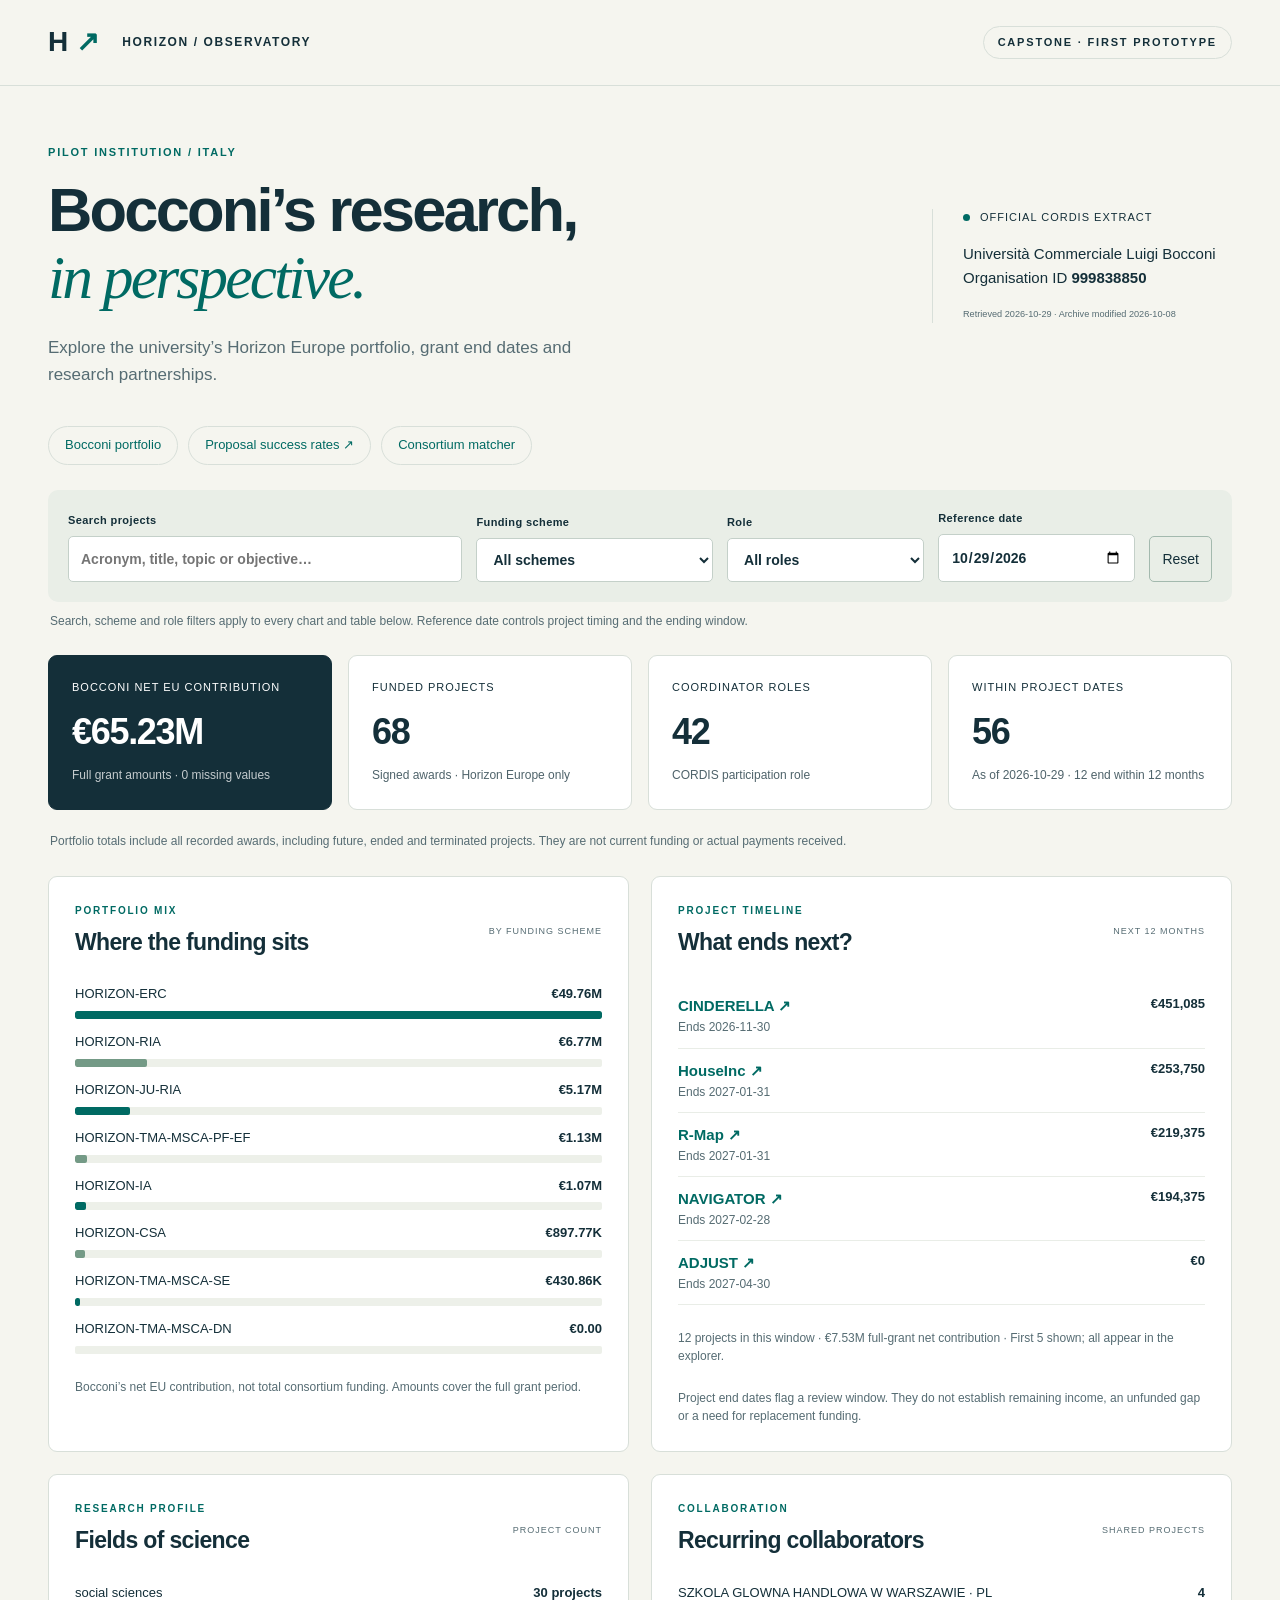
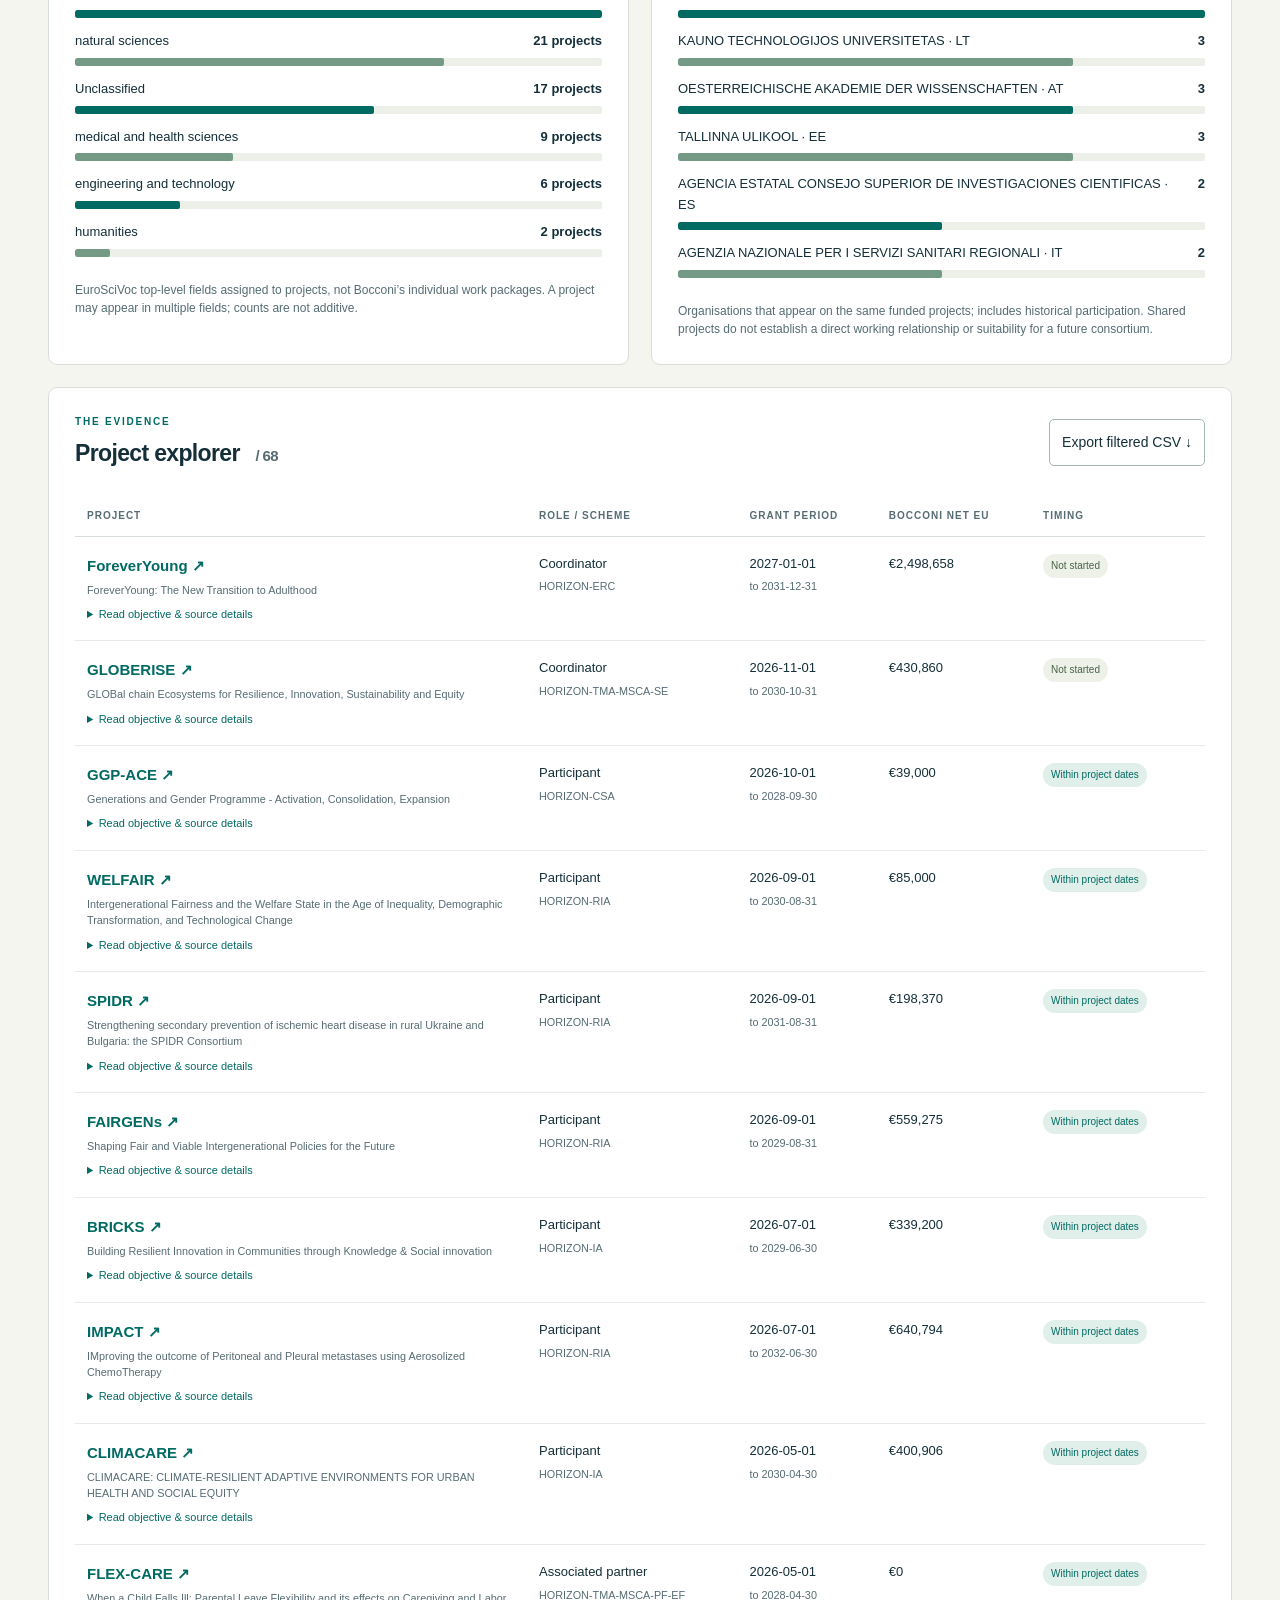
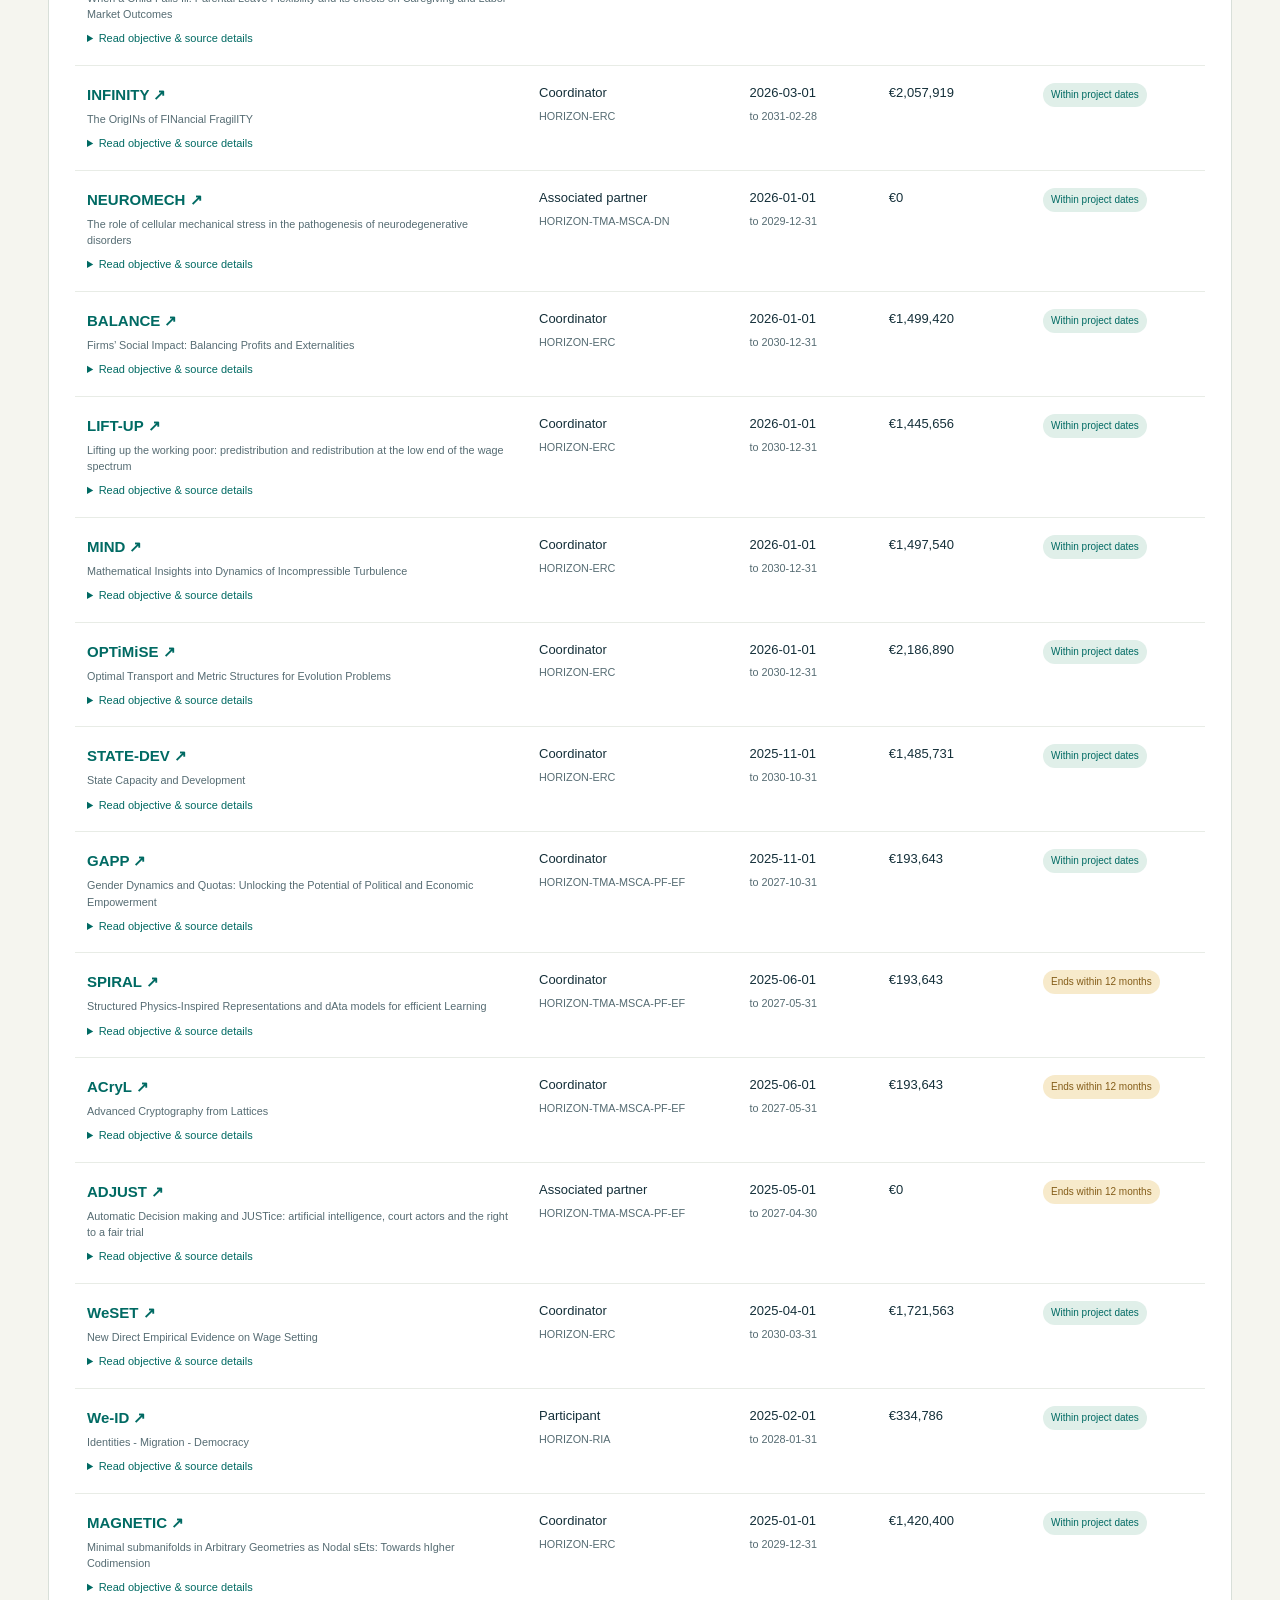
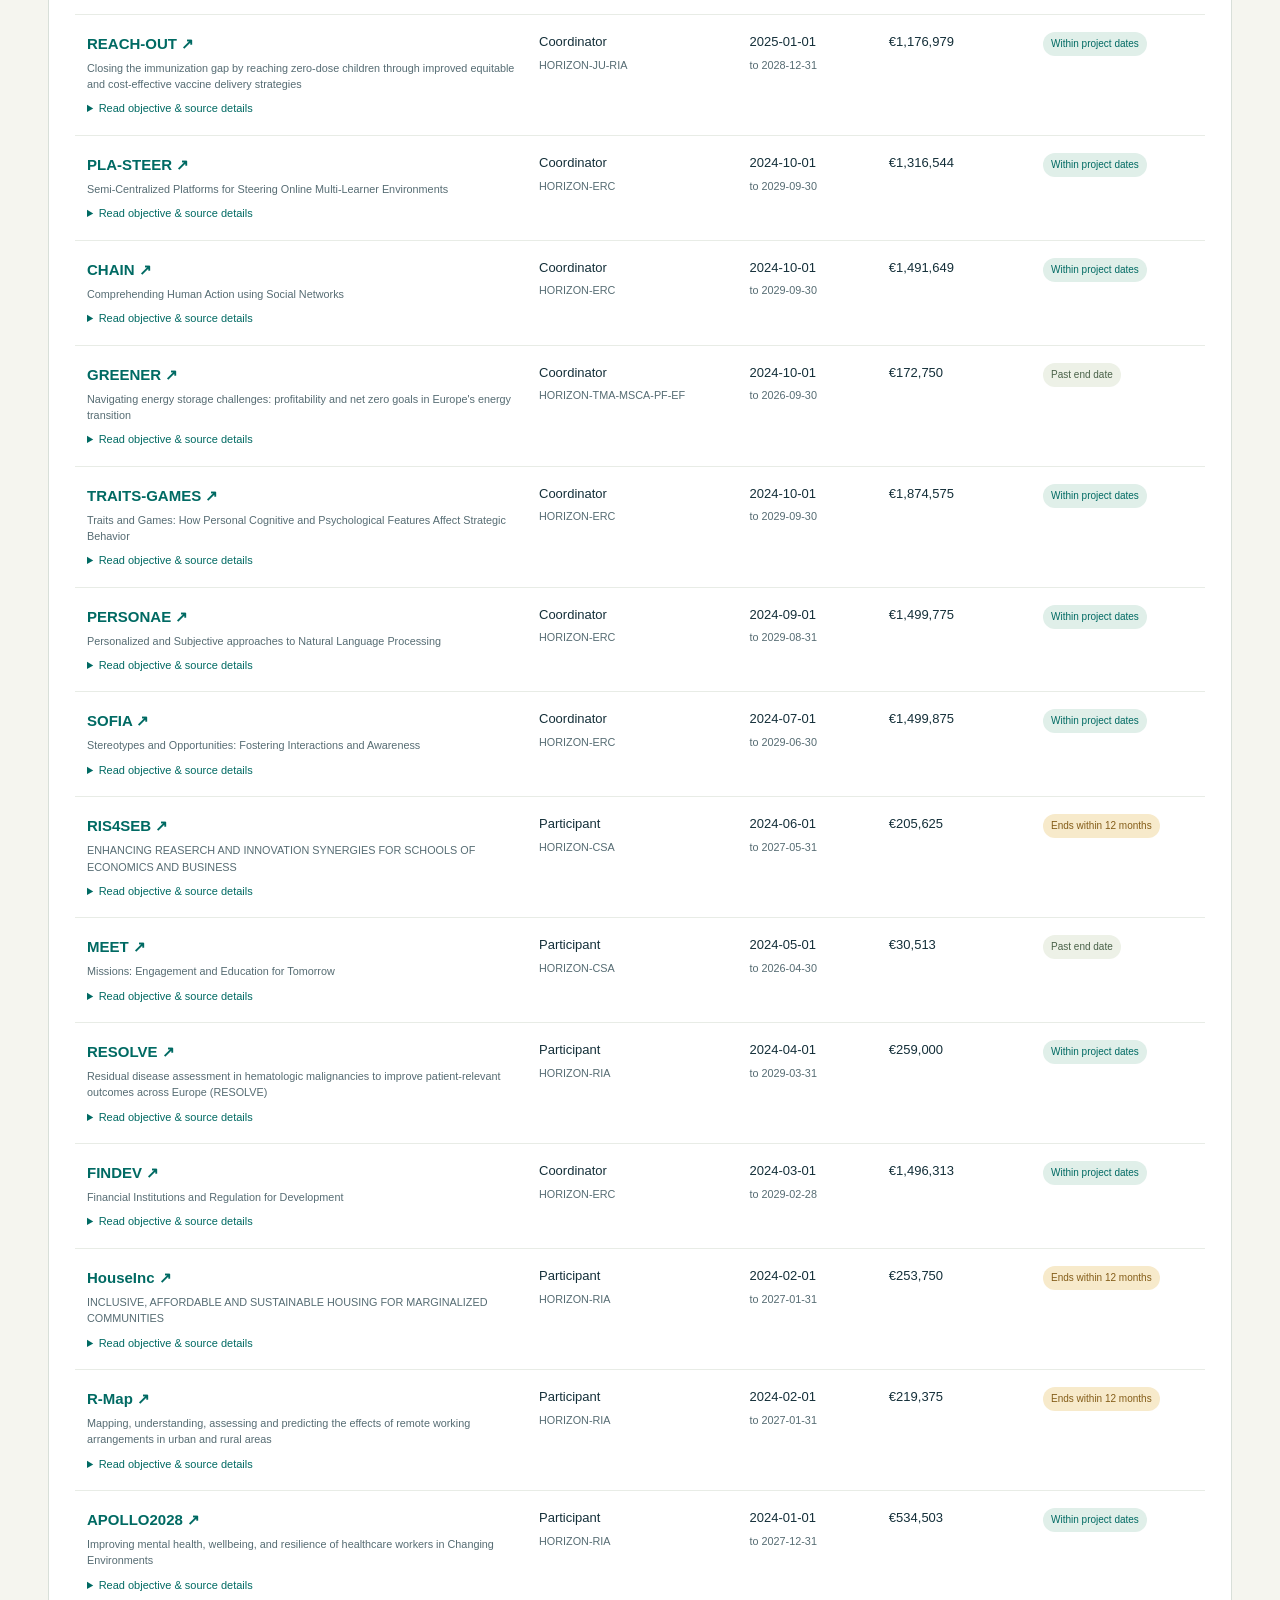
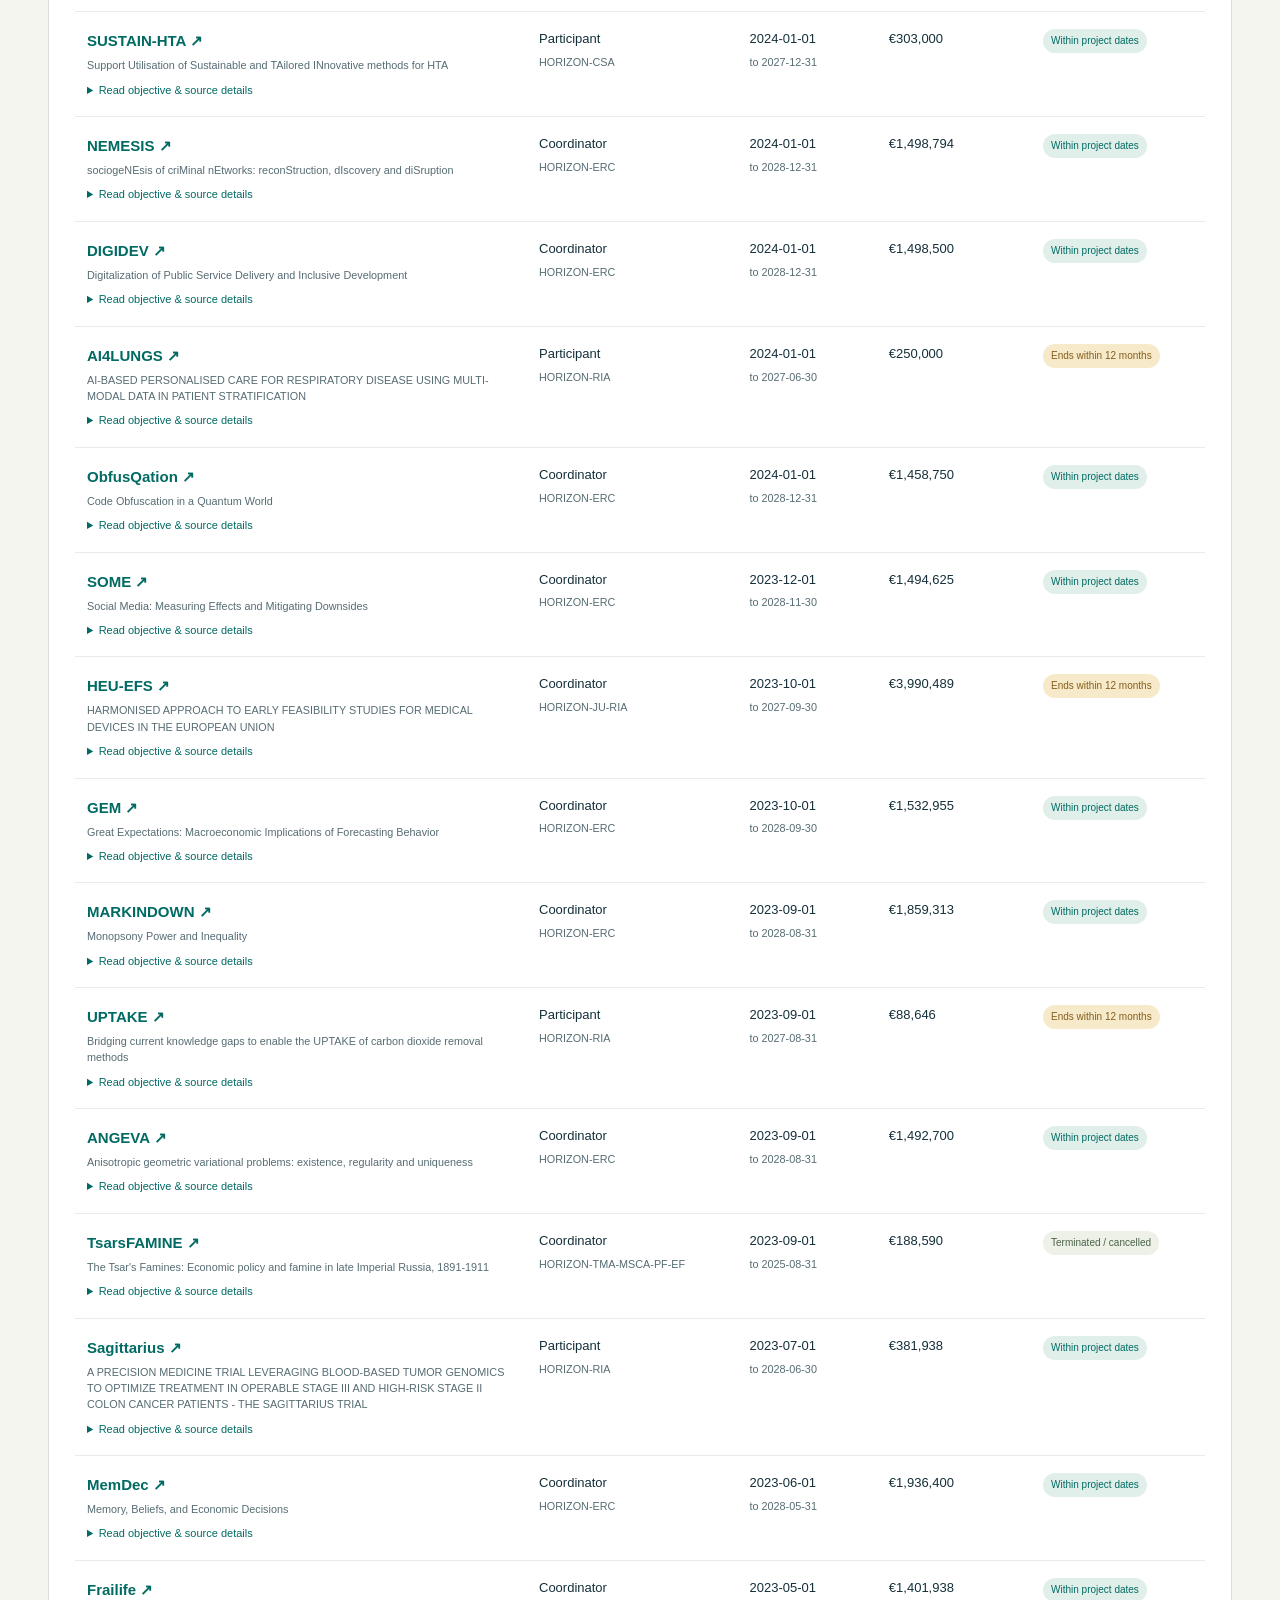
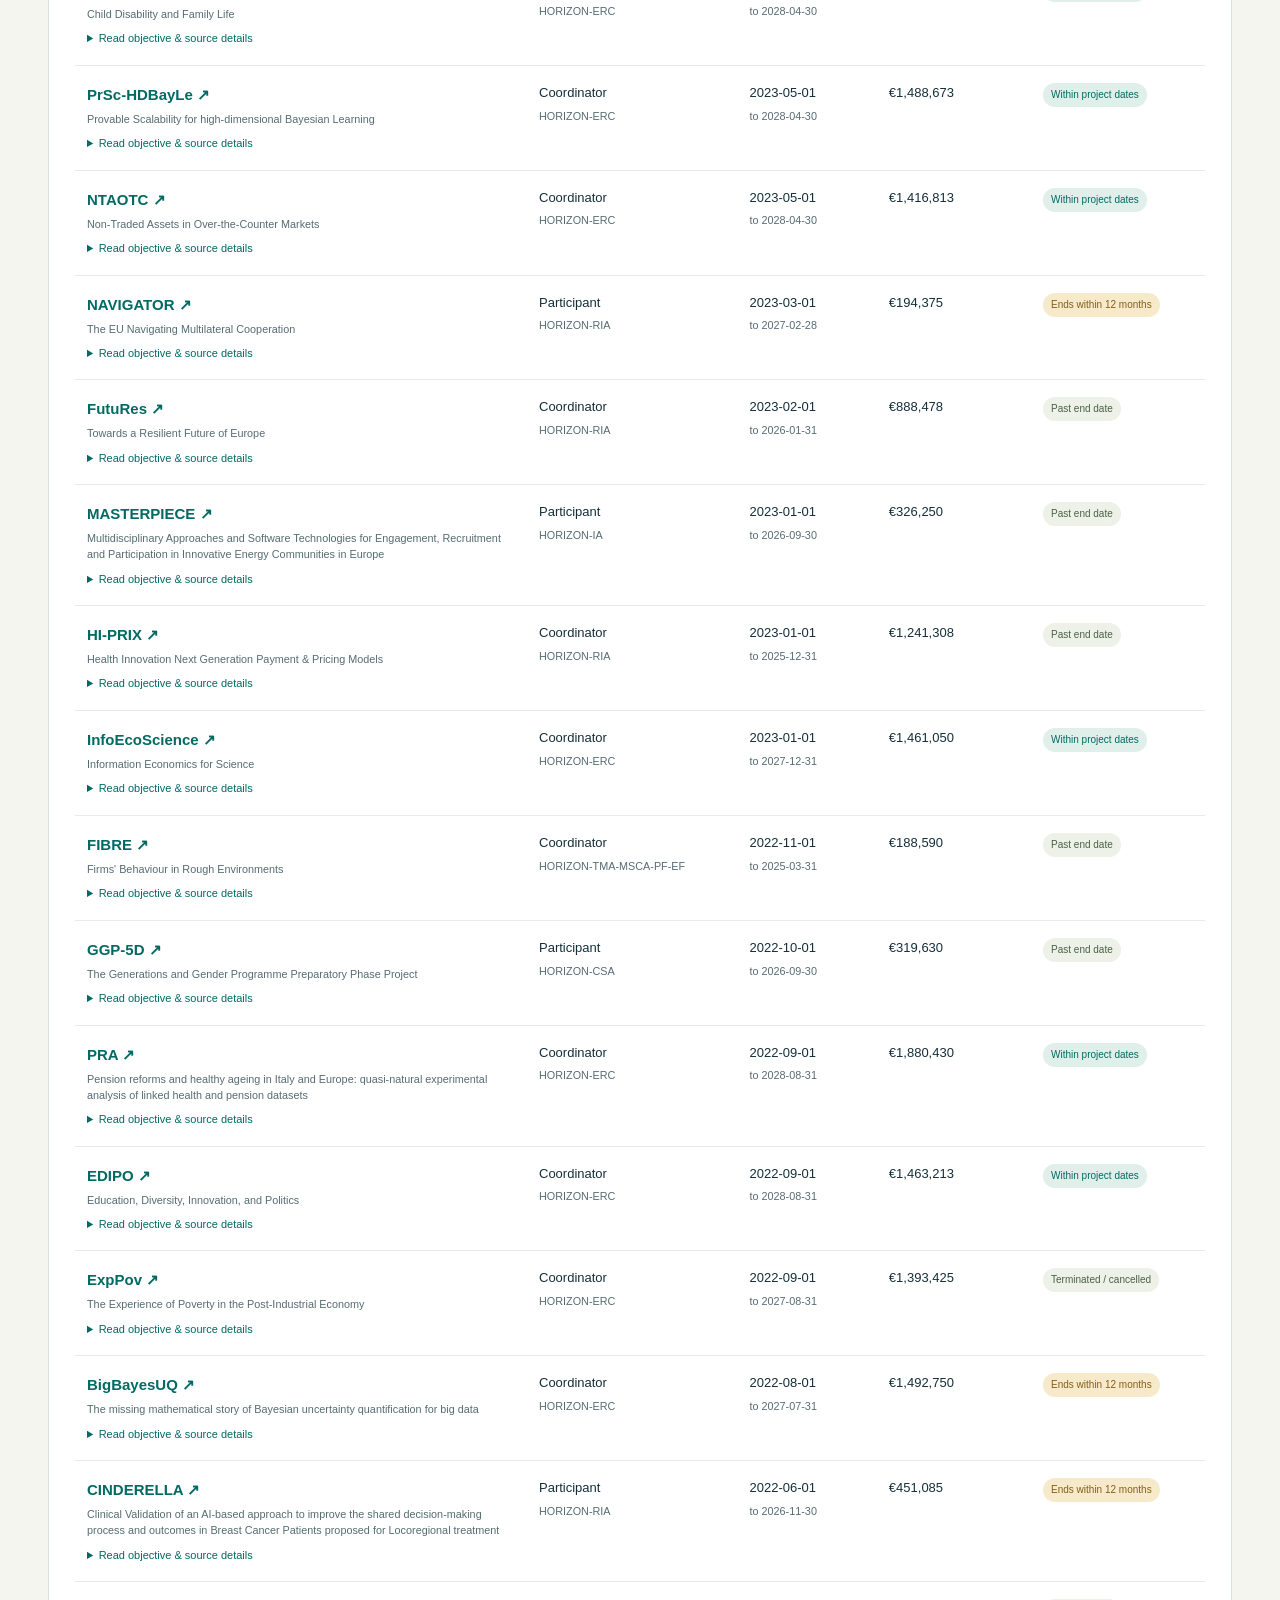
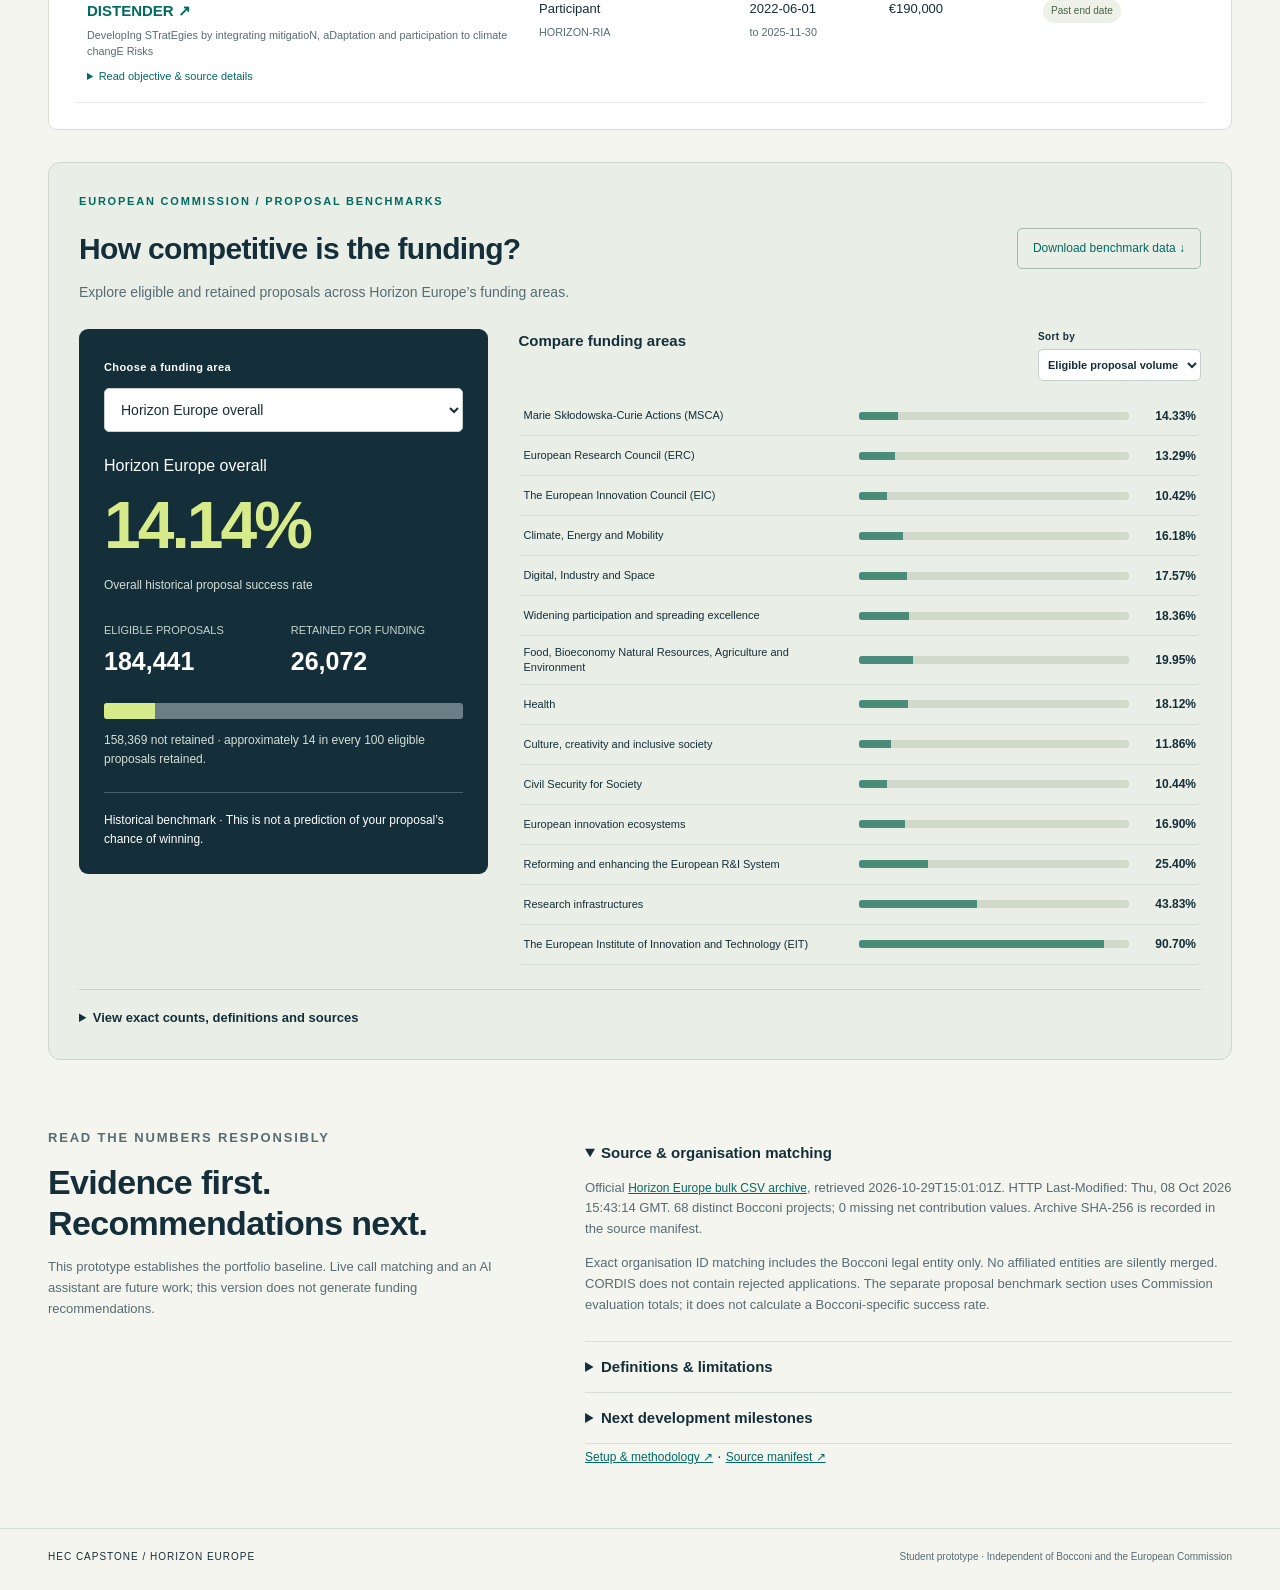
<file: index.template.html>
<!doctype html>
<html lang="en"><head><meta charset="utf-8"><meta name="viewport" content="width=device-width,initial-scale=1"><title>Bocconi | Horizon portfolio</title><link rel="stylesheet" href="style.css"><link rel="stylesheet" href="benchmarks.css"></head>
<body><header><a class="brand" href="#">H<span>↗</span> <b>HORIZON / OBSERVATORY</b></a><span class="prototype">CAPSTONE · FIRST PROTOTYPE</span></header>
<main><section class="intro"><div><p class="eyebrow">PILOT INSTITUTION / ITALY</p><h1>Bocconi’s research,<br><em>in perspective.</em></h1><p class="lede">Explore the university’s Horizon Europe portfolio, grant end dates and research partnerships.</p></div><aside><span class="dot"></span> OFFICIAL CORDIS EXTRACT<p>Università Commerciale Luigi Bocconi<br>Organisation ID <strong>999838850</strong></p><small id="snapshot"></small></aside></section>
<nav class="section-nav" aria-label="Dashboard sections"><a href="#portfolio">Bocconi portfolio</a><a href="#success-rates">Proposal success rates ↗</a><a href="matcher.html">Consortium matcher</a></nav>
<section id="portfolio" class="controls" aria-label="Portfolio filters"><label>Search projects<input id="search" type="search" placeholder="Acronym, title, topic or objective…"></label><label>Funding scheme<select id="scheme"><option value="">All schemes</option></select></label><label>Role<select id="role"><option value="">All roles</option><option value="coordinator">Coordinator</option><option value="participant">Participant</option><option value="associatedPartner">Associated partner</option></select></label><label>Reference date<input type="date" id="asof" value="2026-10-29"></label><button id="reset" class="secondary">Reset</button></section>
<p class="filter-note">Search, scheme and role filters apply to every chart and table below. Reference date controls project timing and the ending window.</p>
<section class="metrics" id="metrics" aria-live="polite"></section><p class="filter-note">Portfolio totals include all recorded awards, including future, ended and terminated projects. They are not current funding or actual payments received.</p>
<section class="grid"><article class="panel"><div class="panel-heading"><div><p class="eyebrow">PORTFOLIO MIX</p><h2>Where the funding sits</h2></div><span>BY FUNDING SCHEME</span></div><div id="schemes"></div><p class="footnote">Bocconi’s net EU contribution, not total consortium funding. Amounts cover the full grant period.</p></article><article class="panel"><div class="panel-heading"><div><p class="eyebrow">PROJECT TIMELINE</p><h2>What ends next?</h2></div><span>NEXT 12 MONTHS</span></div><div id="expiries"></div><p class="footnote">Project end dates flag a review window. They do not establish remaining income, an unfunded gap or a need for replacement funding.</p></article></section>
<section class="grid"><article class="panel"><div class="panel-heading"><div><p class="eyebrow">RESEARCH PROFILE</p><h2>Fields of science</h2></div><span>PROJECT COUNT</span></div><div id="themes"></div><p class="footnote">EuroSciVoc top-level fields assigned to projects, not Bocconi’s individual work packages. A project may appear in multiple fields; counts are not additive.</p></article><article class="panel"><div class="panel-heading"><div><p class="eyebrow">COLLABORATION</p><h2>Recurring collaborators</h2></div><span>SHARED PROJECTS</span></div><div id="partners"></div><p class="footnote">Organisations that appear on the same funded projects; includes historical participation. Shared projects do not establish a direct working relationship or suitability for a future consortium.</p></article></section>
<section class="panel project-panel"><div class="panel-heading"><div><p class="eyebrow">THE EVIDENCE</p><h2>Project explorer <span id="count"></span></h2></div><button id="download" class="secondary">Export filtered CSV ↓</button></div><div class="table-scroll"><table><thead><tr><th>Project</th><th>Role / scheme</th><th>Grant period</th><th>Bocconi net EU</th><th>Timing</th></tr></thead><tbody id="projects"></tbody></table></div></section>
<section id="success-rates" class="benchmark-section" aria-labelledby="benchmark-heading">
 <div class="benchmark-title"><div><p class="eyebrow">EUROPEAN COMMISSION / PROPOSAL BENCHMARKS</p><h2 id="benchmark-heading">How competitive is the funding?</h2><p>Explore eligible and retained proposals across Horizon Europe’s funding areas.</p></div><a class="secondary download-link" href="data/proposal-benchmarks.csv" download>Download benchmark data ↓</a></div>
 <div class="benchmark-layout"><div class="benchmark-detail">
  <label for="benchmark-area">Choose a funding area</label><select id="benchmark-area"><option value="overall">Horizon Europe overall</option></select>
  <div id="benchmark-summary" aria-live="polite"></div>
  <p class="benchmark-caution">Historical benchmark · This is not a prediction of your proposal’s chance of winning.</p>
 </div><div class="benchmark-comparison"><div class="benchmark-chart-title"><h3>Compare funding areas</h3><label>Sort by <select id="benchmark-sort"><option value="volume">Eligible proposal volume</option><option value="rate">Success rate</option><option value="name">Name</option></select></label></div><div id="benchmark-bars"></div></div></div>
 <details class="benchmark-evidence"><summary>View exact counts, definitions and sources</summary><div class="table-scroll"><table><thead><tr><th>Funding area</th><th>Eligible proposals</th><th>Retained proposals</th><th>Not retained</th><th>Success rate</th></tr></thead><tbody id="benchmark-table"></tbody></table></div><p><b>Calculation:</b> retained proposals ÷ eligible proposals × 100. Overall uses the total counts; it is not an average of the area percentages. “Retained” means MAIN / mainlisted for funding after evaluation, rather than a signed grant. “Eligible” excludes ineligible, inadmissible, duplicate and withdrawn proposals and proposals without evaluation results.</p><p>Organisation applications are different from proposals: one consortium proposal may contain several organisation applications. We use proposals consistently for both numerator and denominator.</p><p><b>Snapshot:</b> retrieved 16 November 2026 from the Commission’s R&amp;I Proposals dashboard, Programme = HORIZON EUROPE, with no other selections. The export does not specify its underlying data cutoff. This is a saved snapshot, not a live feed, and it differs from the Bocconi portfolio’s October snapshot.</p><p>EIC includes proposal resubmissions. EIT has data availability gaps and only 43 eligible proposals in this snapshot. Funding areas differ in eligibility, evaluation and funding mechanisms, so a higher rate does not mean a call is suitable or easier for a specific applicant. ERC here combines its grant types; it is not an ERC Consolidator-specific rate.</p><p><a id="benchmark-source" target="_blank" rel="noopener">Commission dashboard ↗</a> · <a id="benchmark-glossary" target="_blank" rel="noopener">Official glossary ↗</a> · <a href="data/horizon-proposals-source.xlsx" download>Original chart export ↓</a> · <a href="data/proposal-benchmarks.json">Documented dataset ↗</a></p></details>
</section>

<section class="method"><div><p class="eyebrow">READ THE NUMBERS RESPONSIBLY</p><h2>Evidence first.<br>Recommendations next.</h2><p>This prototype establishes the portfolio baseline. Live call matching and an AI assistant are future work; this version does not generate funding recommendations.</p></div><div><details open><summary>Source & organisation matching</summary><p id="source-info"></p><p>Exact organisation ID matching includes the Bocconi legal entity only. No affiliated entities are silently merged. CORDIS does not contain rejected applications. The separate proposal benchmark section uses Commission evaluation totals; it does not calculate a Bocconi-specific success rate.</p></details><details><summary>Definitions & limitations</summary><p>Funding is the sum of participant-level <code>netEcContribution</code>; zero is retained and missing values are reported separately. Coordinator counts use CORDIS roles. “Within project dates” means the reference date falls between start and end, excluding CORDIS terminated/cancelled projects and ended Bocconi participations. It is not confirmation of current project activity.</p><p>No annual cash flow is inferred from full-grant contributions. Ending-window amounts are full contributions of those grants, not funds remaining or money lost. CORDIS is a monthly snapshot and can differ from live project pages.</p></details><details><summary>Next development milestones</summary><p>Validate the baseline with a university funding adviser. Add open calls from the Funding & Tenders Portal, explainable matching rules and eligibility checks. Add an assistant that cites evidence and uses calculations performed by code.</p></details><a href="README.md">Setup & methodology ↗</a> · <a href="data/source-manifest.json">Source manifest ↗</a></div></section>
</main><footer>HEC CAPSTONE / HORIZON EUROPE <span>Student prototype · Independent of Bocconi and the European Commission</span></footer><script src="portfolio-data.js"></script><script src="app.js"></script><script src="benchmarks-data.js"></script><script src="benchmarks.js"></script></body></html>
</file>
<file: style.css>
:root{--ink:#142f39;--muted:#566c73;--paper:#f5f5ef;--line:#d8dfd9;--teal:#006a63;--lime:#d7eb8b}*{box-sizing:border-box}body{margin:0;background:var(--paper);color:var(--ink);font:15px/1.6 -apple-system,BlinkMacSystemFont,"Segoe UI",sans-serif}header,main,footer{max-width:1440px;margin:auto;padding:0 48px}header{height:86px;display:flex;align-items:center;justify-content:space-between;border-bottom:1px solid var(--line)}a{color:var(--teal)}.brand{text-decoration:none;color:var(--ink);font-size:28px;font-weight:700;display:flex;align-items:center;gap:8px}.brand span{color:var(--teal)}.brand b{font-size:12px;letter-spacing:1.6px;margin-left:15px}.prototype,.eyebrow{font-size:11px;letter-spacing:1.8px;font-weight:650}.prototype{border:1px solid var(--line);border-radius:30px;padding:7px 14px}.intro{display:flex;justify-content:space-between;gap:50px;padding:58px 0 38px;align-items:center}.eyebrow{color:var(--teal);margin:0 0 14px}h1{font-size:clamp(38px,4.8vw,66px);line-height:1.1;letter-spacing:-2.8px;font-weight:550;margin:0}h1 em{font-family:Georgia,serif;font-weight:400;color:var(--teal)}.lede{color:var(--muted);max-width:550px;font-size:17px;margin:22px 0 0}.intro aside{border-left:1px solid var(--line);padding-left:30px;font-size:11px;letter-spacing:1px;min-width:300px}.intro aside p{font-size:15px;letter-spacing:0}.intro aside small{letter-spacing:0;color:var(--muted)}.dot{display:inline-block;width:7px;height:7px;background:var(--teal);border-radius:50%;margin-right:6px}.controls{display:grid;grid-template-columns:2fr 1.2fr 1fr 1fr auto;gap:14px;background:#e9eee7;padding:20px;border-radius:10px;align-items:end}label{font-size:11px;font-weight:650;letter-spacing:.4px}input,select,button{font:inherit;font-size:14px;border:1px solid #c4d0c9;border-radius:5px;background:white;padding:11px 12px;color:var(--ink);min-height:44px}input,select{display:block;width:100%;margin-top:6px}button{cursor:pointer}.secondary{background:transparent;border-color:#a3b9ae}button:hover{background:#dde8d8}input:focus,select:focus,button:focus-visible,a:focus-visible,summary:focus-visible{outline:3px solid #7abeb0;outline-offset:2px}.filter-note,.footnote{font-size:12px;color:var(--muted)}.filter-note{margin:10px 2px 24px}.metrics{display:grid;grid-template-columns:repeat(4,1fr);gap:16px;margin-bottom:22px}.metric{background:white;border:1px solid var(--line);border-radius:9px;padding:23px}.metric:first-child{background:var(--ink);color:white;border-color:var(--ink)}.metric p{font-size:11px;letter-spacing:1px;margin:0;text-transform:uppercase}.metric strong{display:block;font-size:36px;font-weight:550;line-height:1.3;margin:12px 0 7px;letter-spacing:-1.3px}.metric small{font-size:12px;opacity:.75}.grid{display:grid;grid-template-columns:1fr 1fr;gap:22px;margin-bottom:22px}.panel{background:white;border:1px solid var(--line);border-radius:9px;padding:26px}.panel-heading{display:flex;align-items:center;justify-content:space-between;gap:14px;margin-bottom:24px}.panel-heading .eyebrow{margin-bottom:5px;font-size:10px}h2{font-size:23px;letter-spacing:-.65px;font-weight:550;margin:0}.panel-heading>span{font-size:9px;letter-spacing:1px;color:var(--muted)}.bar-row{margin:13px 0}.bar-label{display:flex;justify-content:space-between;gap:20px;font-size:13px;margin-bottom:6px}.bar-label span:first-child{overflow-wrap:anywhere}.track{height:8px;border-radius:2px;background:#edf0e9;overflow:hidden}.fill{height:100%;background:var(--teal);border-radius:2px}.bar-row:nth-child(even) .fill{background:#749a86}.footnote{margin:24px 0 0;line-height:1.5}.expiry{display:grid;grid-template-columns:1fr auto;gap:10px;border-bottom:1px solid #e9ede7;padding:10px 0}.expiry a{font-weight:600;text-decoration:none}.expiry small{display:block;color:var(--muted);font-size:12px}.expiry strong{font-size:13px}.empty{color:var(--muted);padding:20px 0}.project-panel{margin-bottom:32px}.table-scroll{overflow-x:auto}table{border-collapse:collapse;width:100%;text-align:left}th{font-size:10px;letter-spacing:1px;text-transform:uppercase;color:var(--muted);font-weight:600;padding:12px;border-bottom:1px solid var(--line)}td{padding:17px 12px;border-bottom:1px solid #e8ece6;font-size:13px;vertical-align:top}td:first-child{width:40%;min-width:220px}td strong{display:block;font-size:15px}td small{display:block;color:var(--muted);line-height:1.5;margin-top:4px}td a{text-decoration:none}td details{margin-top:8px}td summary{font-size:11px;color:var(--teal);cursor:pointer}td details p{font-size:12px;max-width:650px}td:nth-child(4){white-space:nowrap}.pill{display:inline-block;font-size:10px;padding:4px 8px;border-radius:20px;background:#edf1e7;color:#496148;white-space:nowrap}.pill.current{background:#e0efe9;color:#006a63}.pill.ending{background:#f7eacb;color:#845d19}#count{font-size:15px;color:var(--muted);margin-left:10px}.method{display:grid;grid-template-columns:1fr 1.4fr;gap:75px;padding:20px 0 60px}.method h2{font-size:34px;line-height:1.2}.method p{color:var(--muted);font-size:13px}.method details{border-bottom:1px solid var(--line);padding:13px 0}.method summary{font-weight:600;cursor:pointer}.method a{font-size:12px}footer{border-top:1px solid var(--line);padding-top:20px;padding-bottom:25px;font-size:10px;letter-spacing:1px;display:flex;justify-content:space-between;gap:20px}footer span{letter-spacing:0;color:var(--muted)}@media(max-width:1000px){header,main,footer{padding-left:24px;padding-right:24px}.controls{grid-template-columns:2fr 1fr 1fr}.metrics{grid-template-columns:repeat(2,1fr)}.intro aside{min-width:230px}.panel-heading>span{display:none}}@media(max-width:700px){.intro{display:block;padding-top:35px}.intro aside{margin-top:25px}.grid,.method{grid-template-columns:1fr;gap:20px}.controls{grid-template-columns:1fr 1fr}.controls label:first-child{grid-column:1/-1}.prototype{display:none}.brand b{font-size:10px}.metric{padding:16px}.metric strong{font-size:30px}.panel{padding:20px}footer{display:block}.method{padding-bottom:30px}h1{letter-spacing:-1.6px}}
</file>
<file: benchmarks.css>
.section-nav{display:flex;gap:10px;margin:0 0 25px}.section-nav a{font-size:13px;text-decoration:none;border:1px solid var(--line);padding:8px 16px;border-radius:30px}.section-nav a:hover{background:#e0e9df}.benchmark-section{scroll-margin-top:20px;margin:0 0 48px;padding:30px;background:#e9eee7;border:1px solid #ced8cc;border-radius:12px}.benchmark-title{display:flex;justify-content:space-between;gap:25px;align-items:center;margin-bottom:26px}.benchmark-title h2{font-size:30px}.benchmark-title p:not(.eyebrow){color:var(--muted);font-size:14px;margin:8px 0 0}.download-link{display:inline-block;padding:10px 15px;border-radius:5px;border:1px solid #a3b9ae;text-decoration:none;white-space:nowrap;font-size:12px}.benchmark-layout{display:grid;grid-template-columns:minmax(270px,.9fr) minmax(0,1.5fr);gap:30px}.benchmark-detail{padding:25px;background:var(--ink);color:white;border-radius:9px;align-self:start}.benchmark-detail select{margin:10px 0 22px}.benchmark-detail h3{font-size:16px;font-weight:500;line-height:1.5;margin:10px 0}.benchmark-rate{display:block;font-size:66px;line-height:1.15;letter-spacing:-3px;font-weight:550;color:var(--lime)}.benchmark-baseline{font-size:12px;color:#d4dfd7}.benchmark-counts{display:grid;grid-template-columns:1fr 1fr;gap:14px;margin-top:22px}.benchmark-counts span{font-size:11px;color:#c5d6cf}.benchmark-counts strong{display:block;color:white;font-size:25px;font-weight:550}.benchmark-track{height:16px;background:#6b7e85;border-radius:3px;overflow:hidden;margin-top:22px}.benchmark-track span{display:block;height:100%;background:var(--lime)}.benchmark-caption{font-size:12px;color:#d4dfd7}.benchmark-caution{font-size:12px;border-top:1px solid #476069;padding-top:18px;margin:22px 0 0;line-height:1.6}.benchmark-special{font-size:12px;padding:12px;background:#36505a;border-radius:5px;color:#f5e7bb}.benchmark-chart-title{display:flex;justify-content:space-between;align-items:start;gap:15px;margin-bottom:15px}.benchmark-chart-title h3{font-size:15px;margin:0}.benchmark-chart-title label{font-size:10px}.benchmark-chart-title select{font-size:11px;min-height:32px;padding:5px;margin:4px 0 0}.benchmark-row{display:grid;grid-template-columns:minmax(150px,1.2fr) minmax(70px,1fr) 55px;gap:12px;width:100%;text-align:left;border:0;border-bottom:1px solid #d3ddd1;background:transparent;padding:9px 5px;min-height:40px;font-size:11px;line-height:1.35;align-items:center}.benchmark-row:hover,.benchmark-row.selected{background:#dce7d3}.benchmark-row.selected .benchmark-mini-track i{background:#133e46}.benchmark-mini-track{height:8px;background:#d0d9cb;border-radius:3px;overflow:hidden}.benchmark-mini-track i{display:block;height:100%;background:#488c79}.benchmark-row strong{text-align:right;font-size:12px}.benchmark-evidence{margin-top:24px;border-top:1px solid #c7d5c5;padding-top:18px}.benchmark-evidence summary{cursor:pointer;font-size:13px;font-weight:600}.benchmark-evidence p{font-size:12px;color:var(--muted)}.benchmark-evidence table{margin:16px 0;background:#f7f8f2}.benchmark-evidence td:first-child{width:auto;min-width:180px}.benchmark-evidence td,.benchmark-evidence th{padding:10px;font-size:11px}.benchmark-evidence td:not(:first-child){white-space:nowrap}.benchmark-empty{padding:15px;font-size:13px}@media(max-width:850px){.benchmark-layout{grid-template-columns:1fr}.benchmark-title{align-items:start;flex-direction:column}.benchmark-detail{max-width:none}.benchmark-rate{font-size:56px}.benchmark-section{padding:22px}.benchmark-title h2{font-size:26px}}@media(max-width:450px){.benchmark-row{grid-template-columns:minmax(100px,1.3fr) minmax(40px,1fr) 48px;gap:7px;font-size:10px}.benchmark-chart-title{flex-direction:column}.benchmark-section{padding:16px}}
</file>
